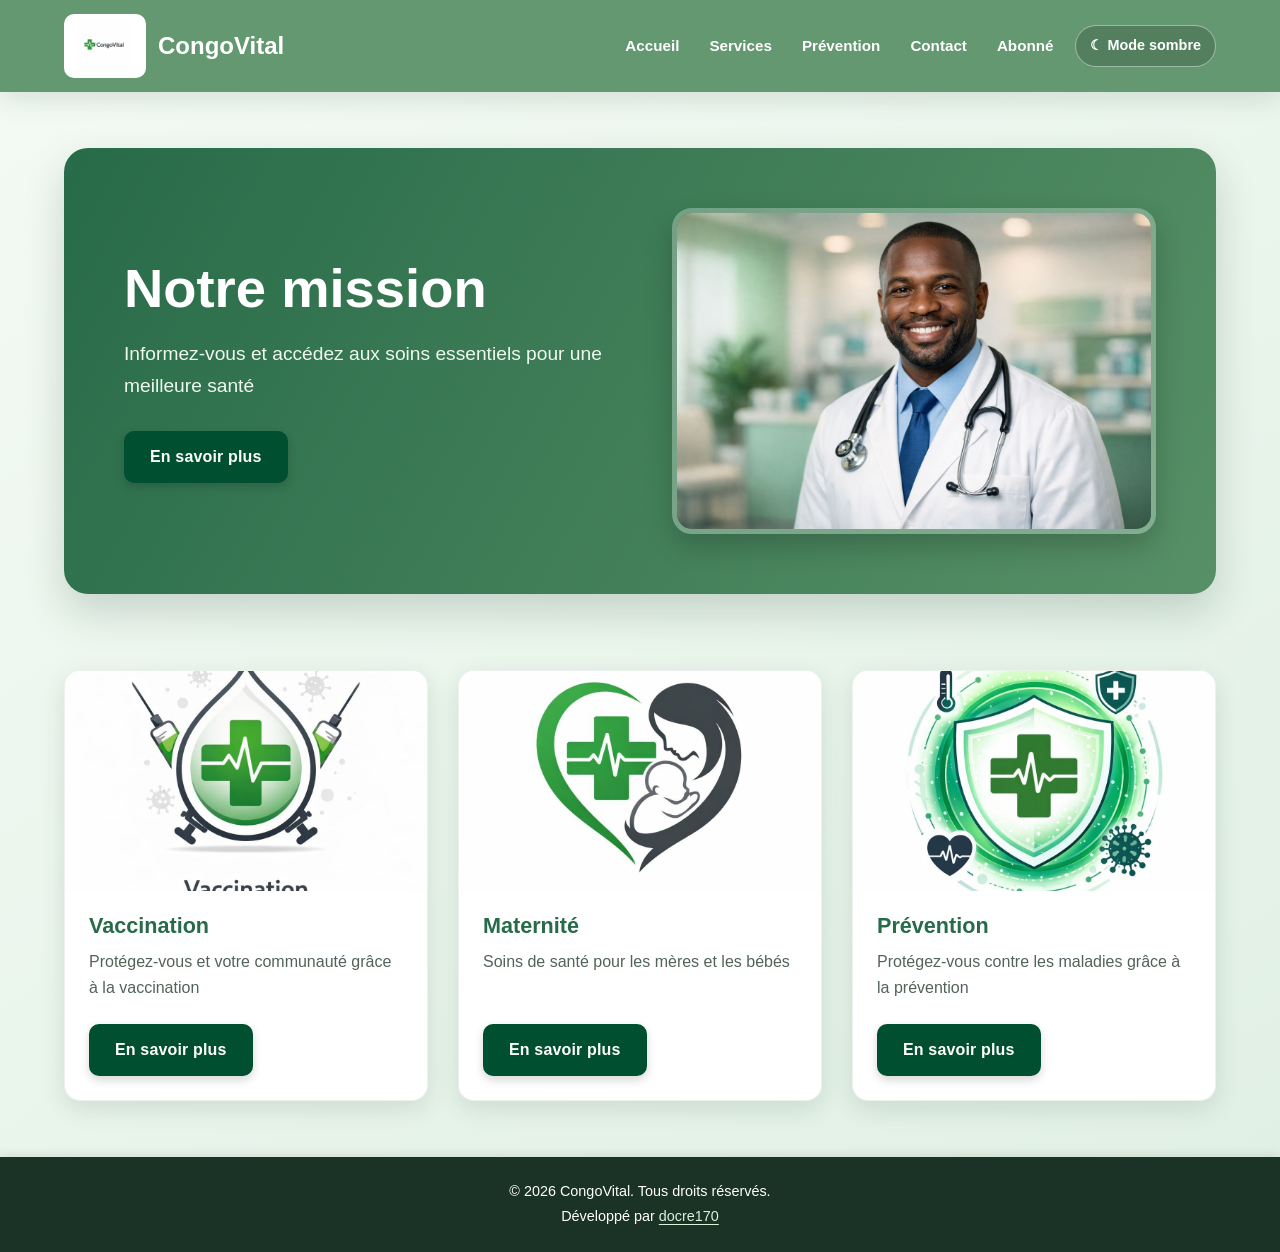
<file: index.html>
<!DOCTYPE html>
<html lang="fr">
<head>
    <meta charset="UTF-8">
    <meta name="viewport" content="width=device-width, initial-scale=1.0">
    <title>CongoVital - Santé Congo</title>
    <link href="https://cdnjs.cloudflare.com/ajax/libs/bootstrap/5.3.0/css/bootstrap.min.css" rel="stylesheet">
    <link rel="stylesheet" href="./frontend/css/common.css">
    <link rel="stylesheet" href="./frontend/css/index.css">
    <link rel="stylesheet" href="./frontend/css/site-ui.css">
</head>
<body>
    <header>
        <div class="logo">
            <img src="./photos/logo.jpg" alt="Logo CongoVital" width="100px" height="85px">
            <h1>CongoVital</h1>
        </div>
        <nav class="navi">
            <ul>
                <li><a href="./index.html">Accueil</a></li>
                <li><a href="./frontend/html/services.html">Services</a></li>
                <li><a href="./frontend/html/prevention.html">Prévention</a></li>
                <li><a href="./frontend/html/contact.html">Contact</a></li>
                <li><a href="./frontend/html/abonne.html">Abonné</a></li>
            </ul>
        </nav>
    </header>

    <main>
        <section class="hero" id="accueil">
            <div class="hero-content">
                <h2>Notre mission </h2>
                <p>Informez-vous et accédez aux soins essentiels pour une meilleure santé</p>
                <a href="#services" class="btn">En savoir plus</a>
            </div>
            <div class="hero-image">
                <img src="./photos/docteur.jpg" alt="Médecin">
            </div>
        </section>

        <section class="services" id="services" aria-label="Nos domaines de santé">
            <article class="service-card">
                <img src="./photos/vaccination.jpg" alt="Vaccination">
                <h2>Vaccination</h2>
                <p>Protégez-vous et votre communauté grâce à la vaccination</p>
                <a href="./frontend/html/vaccination.html" class="btn">En savoir plus</a>
            </article>

            <article class="service-card">
                <img src="./photos/maternite.jpg" alt="Maternité">
                <h2>Maternité</h2>
                <p>Soins de santé pour les mères et les bébés</p>
                <a href="./frontend/html/maternite.html" class="btn">En savoir plus</a>
            </article>

            <article class="service-card">
                <img src="./photos/prevention.jpg" alt="Prévention">
                <h2>Prévention</h2>
                <p>Protégez-vous contre les maladies grâce à la prévention</p>
                <a href="./frontend/html/prevention.html" class="btn">En savoir plus</a>
            </article>
        </section>
    </main>

    <footer>
        <p>&copy; 2026 CongoVital. Tous droits réservés.</p>
        <p> Développé par <a href="https://portfoliofinal-lovat.vercel.app">docre170</a></p>
    </footer>

    <script src="https://cdnjs.cloudflare.com/ajax/libs/bootstrap/5.3.0/js/bootstrap.bundle.min.js"></script>
    <script src="./frontend/js/site-ui.js"></script>
</body>
</html>
</file>
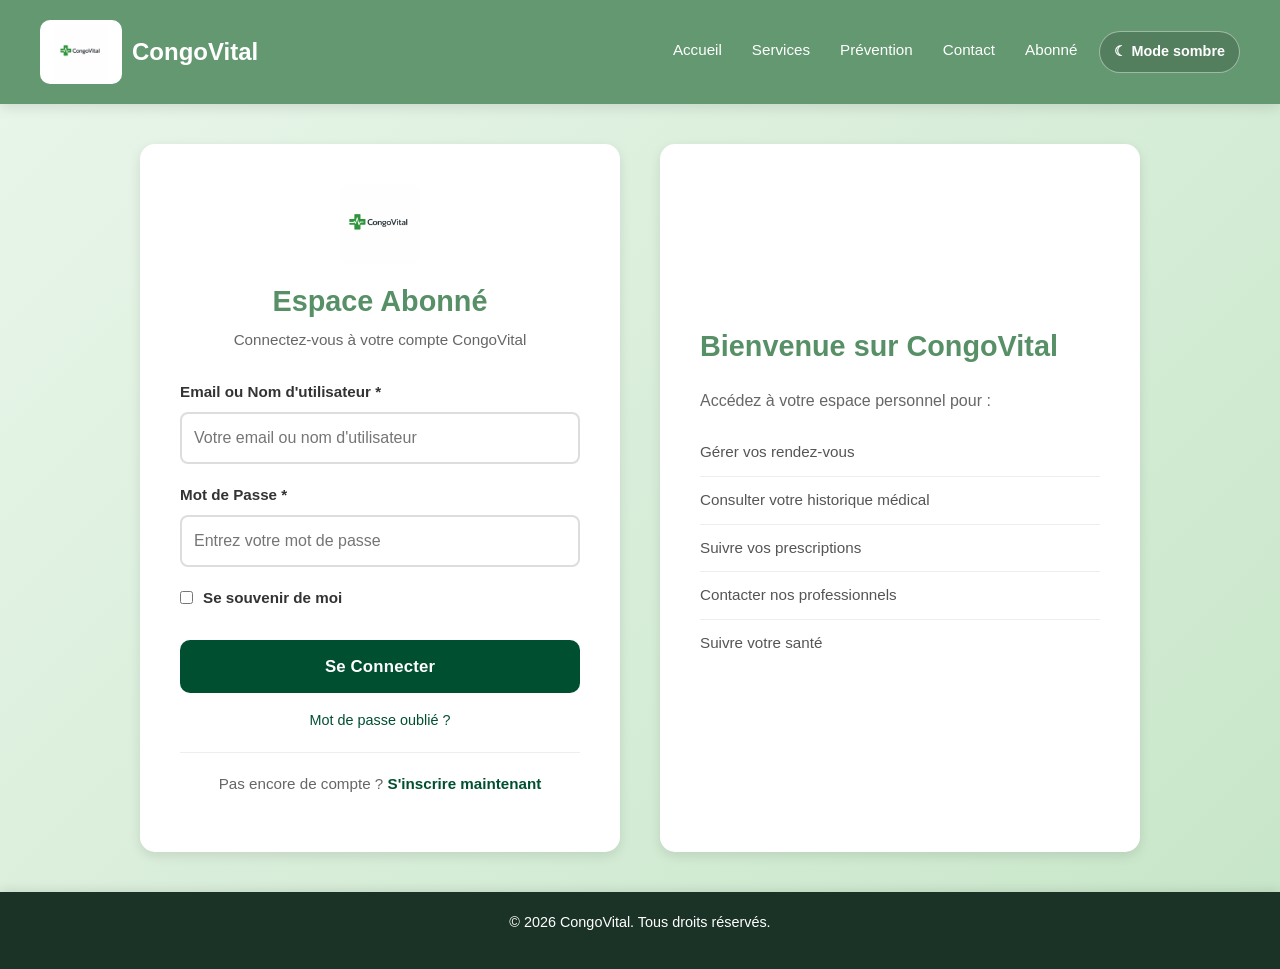
<file: frontend/html/abonne.html>
<!DOCTYPE html>
<html lang="fr">
<head>
    <meta charset="UTF-8">
    <meta name="viewport" content="width=device-width, initial-scale=1.0">
    <title>Connexion - CongoVital</title>
    <link href="https://cdnjs.cloudflare.com/ajax/libs/bootstrap/5.3.0/css/bootstrap.min.css" rel="stylesheet">
    <link rel="stylesheet" href="../css/common.css">
    <link rel="stylesheet" href="../css/auth.css">
    <link rel="stylesheet" href="../css/site-ui.css">
</head>
<body>
    <header>
        <div class="logo">
            <img src="../../photos/logo.jpg" alt="Logo CongoVital" width="100px" height="85px">
            <h1>CongoVital</h1>
        </div>
        <nav class="navi">
            <ul>
                <li><a href="../../index.html">Accueil</a></li>
                <li><a href="./services.html">Services</a></li>
                <li><a href="./prevention.html">Prévention</a></li>
                <li><a href="./contact.html">Contact</a></li>
                <li><a href="./abonne.html">Abonné</a></li>
            </ul>
        </nav>
    </header>

    <main class="auth-page login-page">
        <div class="auth-container login-container">
            <div class="auth-card login-card">
                <div class="auth-header">
                    <img src="../../photos/logo.jpg" alt="Logo CongoVital" class="auth-logo">
                    <h1>Espace Abonné</h1>
                    <p>Connectez-vous à votre compte CongoVital</p>
                </div>

                <div id="alert-container" aria-live="polite"></div>
                <form id="login-form" class="auth-form login-form" action="" method="POST">
                    <div class="form-group">
                        <label for="email">Email ou Nom d'utilisateur *</label>
                        <input type="text" id="email" name="email" placeholder="Votre email ou nom d'utilisateur" required>
                    </div>

                    <div class="form-group">
                        <label for="password">Mot de Passe *</label>
                        <input type="password" id="password" name="password" placeholder="Entrez votre mot de passe" required>
                    </div>

                    <div class="form-group checkbox">
                        <input type="checkbox" id="remember" name="remember">
                        <label for="remember">Se souvenir de moi</label>
                    </div>

                    <button type="submit" class="btn btn-submit">Se Connecter</button>
                </form>

                <div class="auth-links">
                    <a href="#" class="forgot-password">Mot de passe oublié ?</a>
                </div>

                <div class="auth-footer">
                    <p>Pas encore de compte ? <a href="./inscription.html">S'inscrire maintenant</a></p>
                </div>
            </div>

            <div class="login-info">
                <h2>Bienvenue sur CongoVital</h2>
                <p>Accédez à votre espace personnel pour :</p>
                <ul class="login-features">
                    <li> Gérer vos rendez-vous</li>
                    <li>Consulter votre historique médical</li>
                    <li> Suivre vos prescriptions</li>
                    <li> Contacter nos professionnels</li>
                    <li> Suivre votre santé</li>
                </ul>
            </div>
        </div>
    </main>

    <footer>
        <p>&copy; 2026 CongoVital. Tous droits réservés.</p>
    </footer>

    <script src="https://cdnjs.cloudflare.com/ajax/libs/bootstrap/5.3.0/js/bootstrap.bundle.min.js"></script>
    <script src="../js/auth.js"></script>
    <script src="../js/site-ui.js"></script>
</body>
</html>
</file>
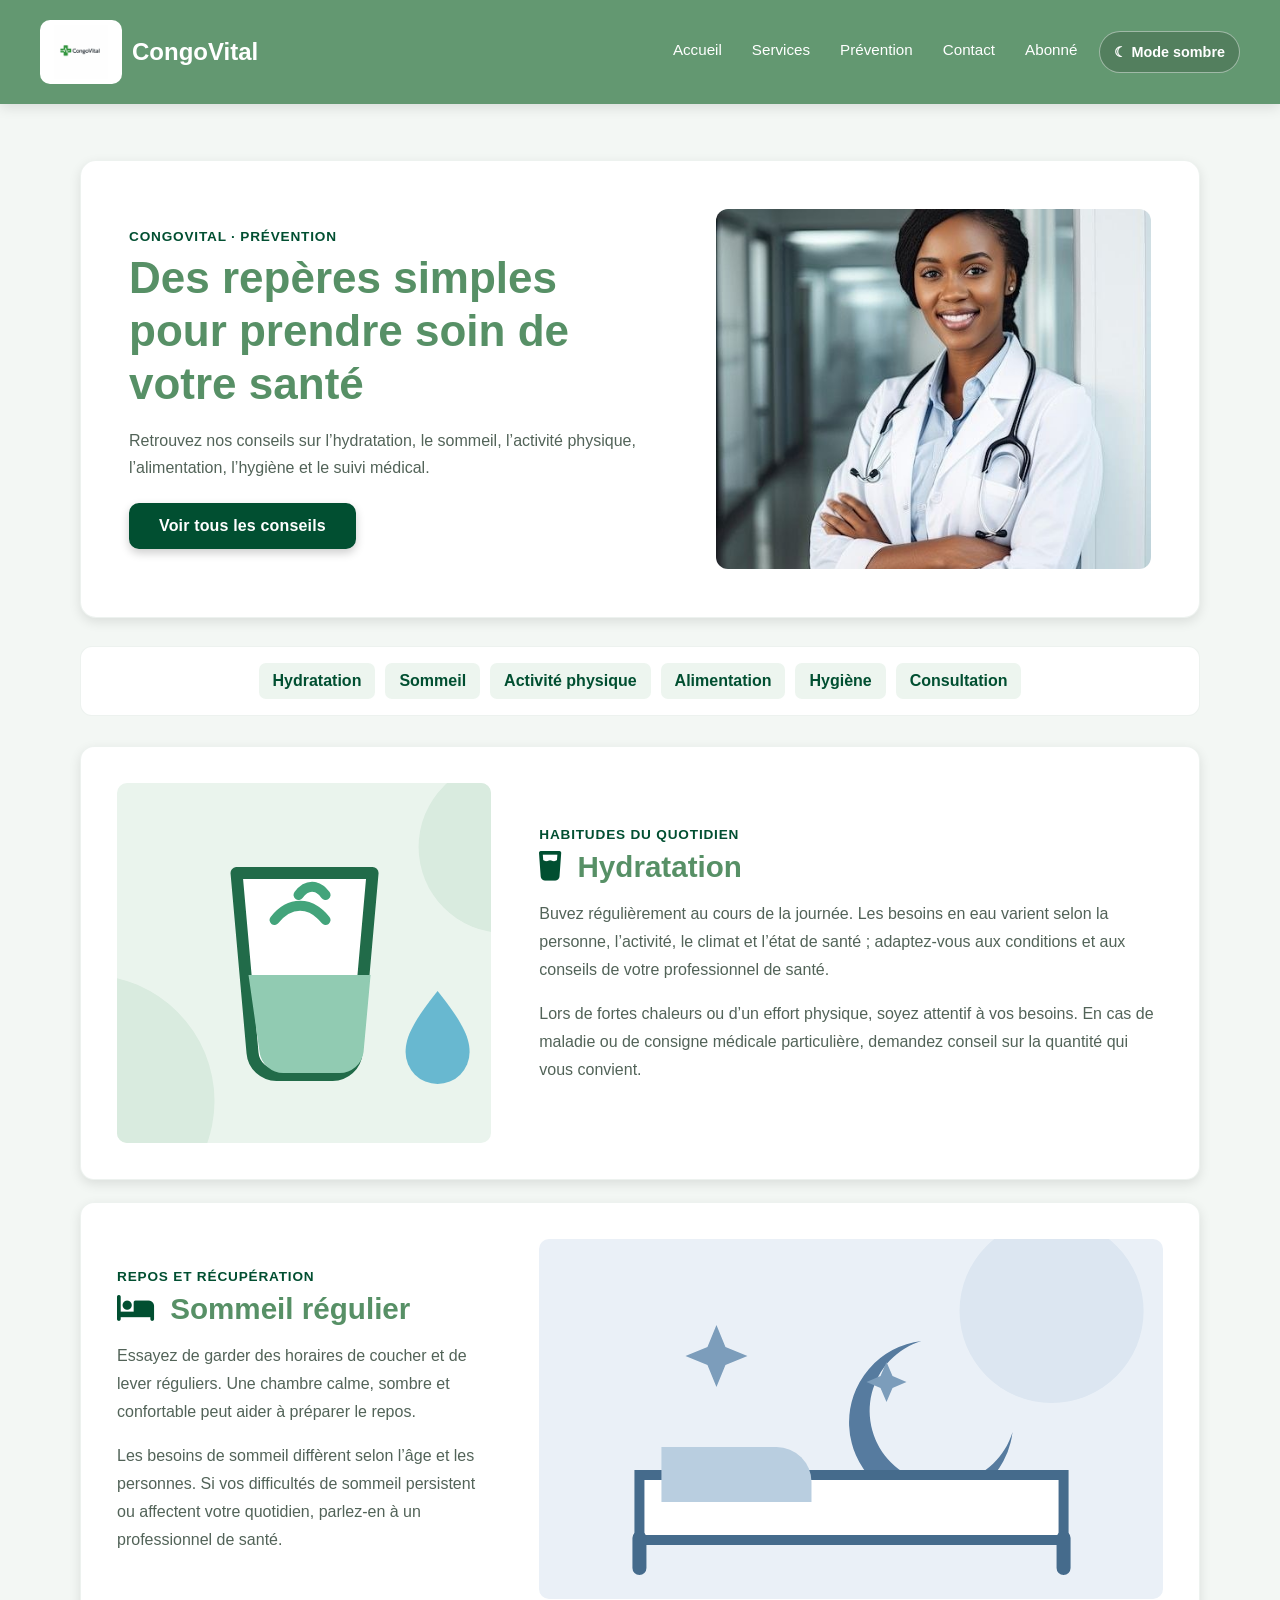
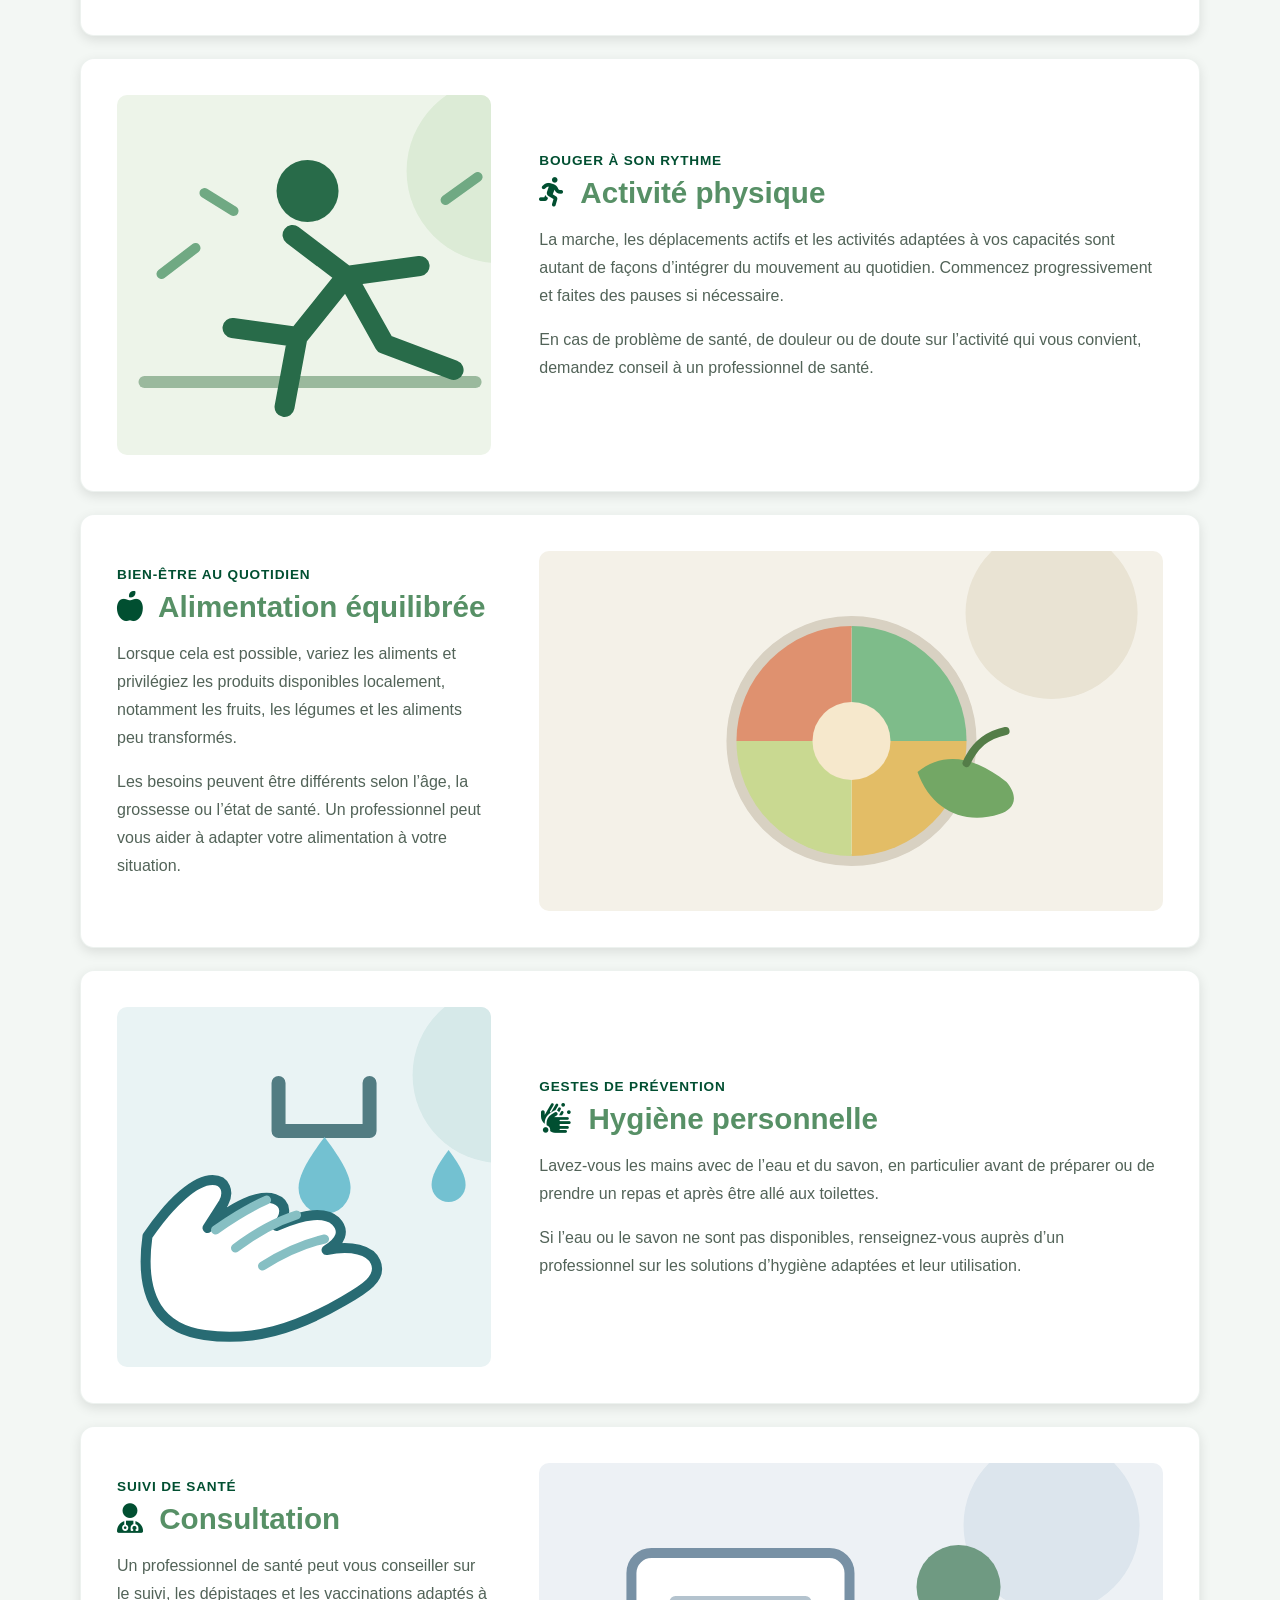
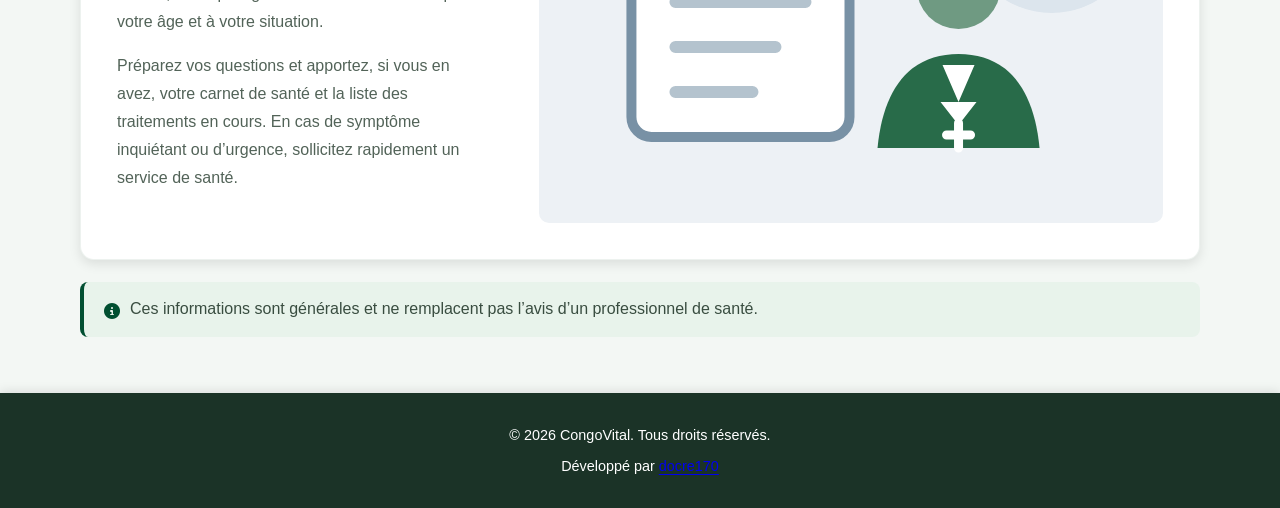
<file: frontend/html/conseils.html>
<!DOCTYPE html>
<html lang="fr">

<head>
    <meta charset="UTF-8">
    <meta name="viewport" content="width=device-width, initial-scale=1.0">
    <meta name="description" content="Conseils pratiques de CongoVital sur l’hydratation, le sommeil, l’activité physique, l’alimentation, l’hygiène et le suivi médical.">
    <title>Conseils santé - CongoVital</title>
    <link rel="stylesheet" href="https://cdnjs.cloudflare.com/ajax/libs/font-awesome/6.7.2/css/all.min.css">
    <link rel="stylesheet" href="../css/common.css">
    <link rel="stylesheet" href="../css/prevention.css">
    <link rel="stylesheet" href="../css/site-ui.css">
</head>

<body>
    <header>
        <div class="logo">
            <img src="../../photos/logo.jpg" alt="Logo CongoVital" width="100" height="85">
            <h1>CongoVital</h1>
        </div>
        <nav class="navi" aria-label="Navigation principale">
            <ul>
                <li><a href="../../index.html">Accueil</a></li>
                <li><a href="./services.html">Services</a></li>
                <li><a href="./prevention.html" aria-current="page">Prévention</a></li>
                <li><a href="./contact.html">Contact</a></li>
                <li><a href="./abonne.html">Abonné</a></li>
            </ul>
        </nav>
    </header>

    <main class="conseil-page">
        <section class="conseil-hero">
            <div>
                <p class="conseil-eyebrow">CongoVital · Prévention</p>
                <h2>Des repères simples pour prendre soin de votre santé</h2>
                <p>Retrouvez nos conseils sur l’hydratation, le sommeil, l’activité physique, l’alimentation,
                    l’hygiène et le suivi médical.</p>
                <a class="btn" href="./prevention.html#prevention-tips">Voir tous les conseils</a>
            </div>
            <img src="../../photos/infirmiere.jpg" alt="Professionnelle de santé, ressource d’information et de prévention"
                width="501" height="626" fetchpriority="high">
        </section>

        <nav class="conseil-navigation" aria-label="Thèmes de conseil">
            <a href="#hydratation">Hydratation</a>
            <a href="#sommeil">Sommeil</a>
            <a href="#activite">Activité physique</a>
            <a href="#alimentation">Alimentation</a>
            <a href="#hygiene">Hygiène</a>
            <a href="#consultation">Consultation</a>
        </nav>

        <div class="conseil-articles">
            <article class="conseil-article" id="hydratation">
                <img src="../images/conseils/hydratation.svg" alt="" width="640" height="360" loading="lazy" decoding="async">
                <div>
                    <p class="conseil-eyebrow">Habitudes du quotidien</p>
                    <h2><i class="fa-solid fa-glass-water" aria-hidden="true"></i> Hydratation</h2>
                    <p>Buvez régulièrement au cours de la journée. Les besoins en eau varient selon la personne,
                        l’activité, le climat et l’état de santé ; adaptez-vous aux conditions et aux conseils de
                        votre professionnel de santé.</p>
                    <p>Lors de fortes chaleurs ou d’un effort physique, soyez attentif à vos besoins. En cas de
                        maladie ou de consigne médicale particulière, demandez conseil sur la quantité qui vous
                        convient.</p>
                </div>
            </article>

            <article class="conseil-article" id="sommeil">
                <img src="../images/conseils/sommeil.svg" alt="" width="640" height="360" loading="lazy" decoding="async">
                <div>
                    <p class="conseil-eyebrow">Repos et récupération</p>
                    <h2><i class="fa-solid fa-bed" aria-hidden="true"></i> Sommeil régulier</h2>
                    <p>Essayez de garder des horaires de coucher et de lever réguliers. Une chambre calme, sombre
                        et confortable peut aider à préparer le repos.</p>
                    <p>Les besoins de sommeil diffèrent selon l’âge et les personnes. Si vos difficultés de sommeil
                        persistent ou affectent votre quotidien, parlez-en à un professionnel de santé.</p>
                </div>
            </article>

            <article class="conseil-article" id="activite">
                <img src="../images/conseils/activite.svg" alt="" width="640" height="360" loading="lazy" decoding="async">
                <div>
                    <p class="conseil-eyebrow">Bouger à son rythme</p>
                    <h2><i class="fa-solid fa-person-running" aria-hidden="true"></i> Activité physique</h2>
                    <p>La marche, les déplacements actifs et les activités adaptées à vos capacités sont autant
                        de façons d’intégrer du mouvement au quotidien. Commencez progressivement et faites des
                        pauses si nécessaire.</p>
                    <p>En cas de problème de santé, de douleur ou de doute sur l’activité qui vous convient,
                        demandez conseil à un professionnel de santé.</p>
                </div>
            </article>

            <article class="conseil-article" id="alimentation">
                <img src="../images/conseils/alimentation.svg" alt="" width="640" height="360" loading="lazy" decoding="async">
                <div>
                    <p class="conseil-eyebrow">Bien-être au quotidien</p>
                    <h2><i class="fa-solid fa-apple-whole" aria-hidden="true"></i> Alimentation équilibrée</h2>
                    <p>Lorsque cela est possible, variez les aliments et privilégiez les produits disponibles
                        localement, notamment les fruits, les légumes et les aliments peu transformés.</p>
                    <p>Les besoins peuvent être différents selon l’âge, la grossesse ou l’état de santé. Un
                        professionnel peut vous aider à adapter votre alimentation à votre situation.</p>
                </div>
            </article>

            <article class="conseil-article" id="hygiene">
                <img src="../images/conseils/hygiene.svg" alt="" width="640" height="360" loading="lazy" decoding="async">
                <div>
                    <p class="conseil-eyebrow">Gestes de prévention</p>
                    <h2><i class="fa-solid fa-hands-bubbles" aria-hidden="true"></i> Hygiène personnelle</h2>
                    <p>Lavez-vous les mains avec de l’eau et du savon, en particulier avant de préparer ou de
                        prendre un repas et après être allé aux toilettes.</p>
                    <p>Si l’eau ou le savon ne sont pas disponibles, renseignez-vous auprès d’un professionnel
                        sur les solutions d’hygiène adaptées et leur utilisation.</p>
                </div>
            </article>

            <article class="conseil-article" id="consultation">
                <img src="../images/conseils/consultation.svg" alt="" width="640" height="360" loading="lazy" decoding="async">
                <div>
                    <p class="conseil-eyebrow">Suivi de santé</p>
                    <h2><i class="fa-solid fa-user-doctor" aria-hidden="true"></i> Consultation</h2>
                    <p>Un professionnel de santé peut vous conseiller sur le suivi, les dépistages et les
                        vaccinations adaptés à votre âge et à votre situation.</p>
                    <p>Préparez vos questions et apportez, si vous en avez, votre carnet de santé et la liste des
                        traitements en cours. En cas de symptôme inquiétant ou d’urgence, sollicitez rapidement
                        un service de santé.</p>
                </div>
            </article>
        </div>

        <aside class="conseil-notice">
            <i class="fa-solid fa-circle-info" aria-hidden="true"></i>
            Ces informations sont générales et ne remplacent pas l’avis d’un professionnel de santé.
        </aside>
    </main>

    <footer>
        <p>&copy; 2026 CongoVital. Tous droits réservés.</p>
        <p>Développé par <a href="https://portfoliofinal-lovat.vercel.app">docre170</a></p>
    </footer>
    <script src="../js/site-ui.js"></script>
</body>

</html>
</file>
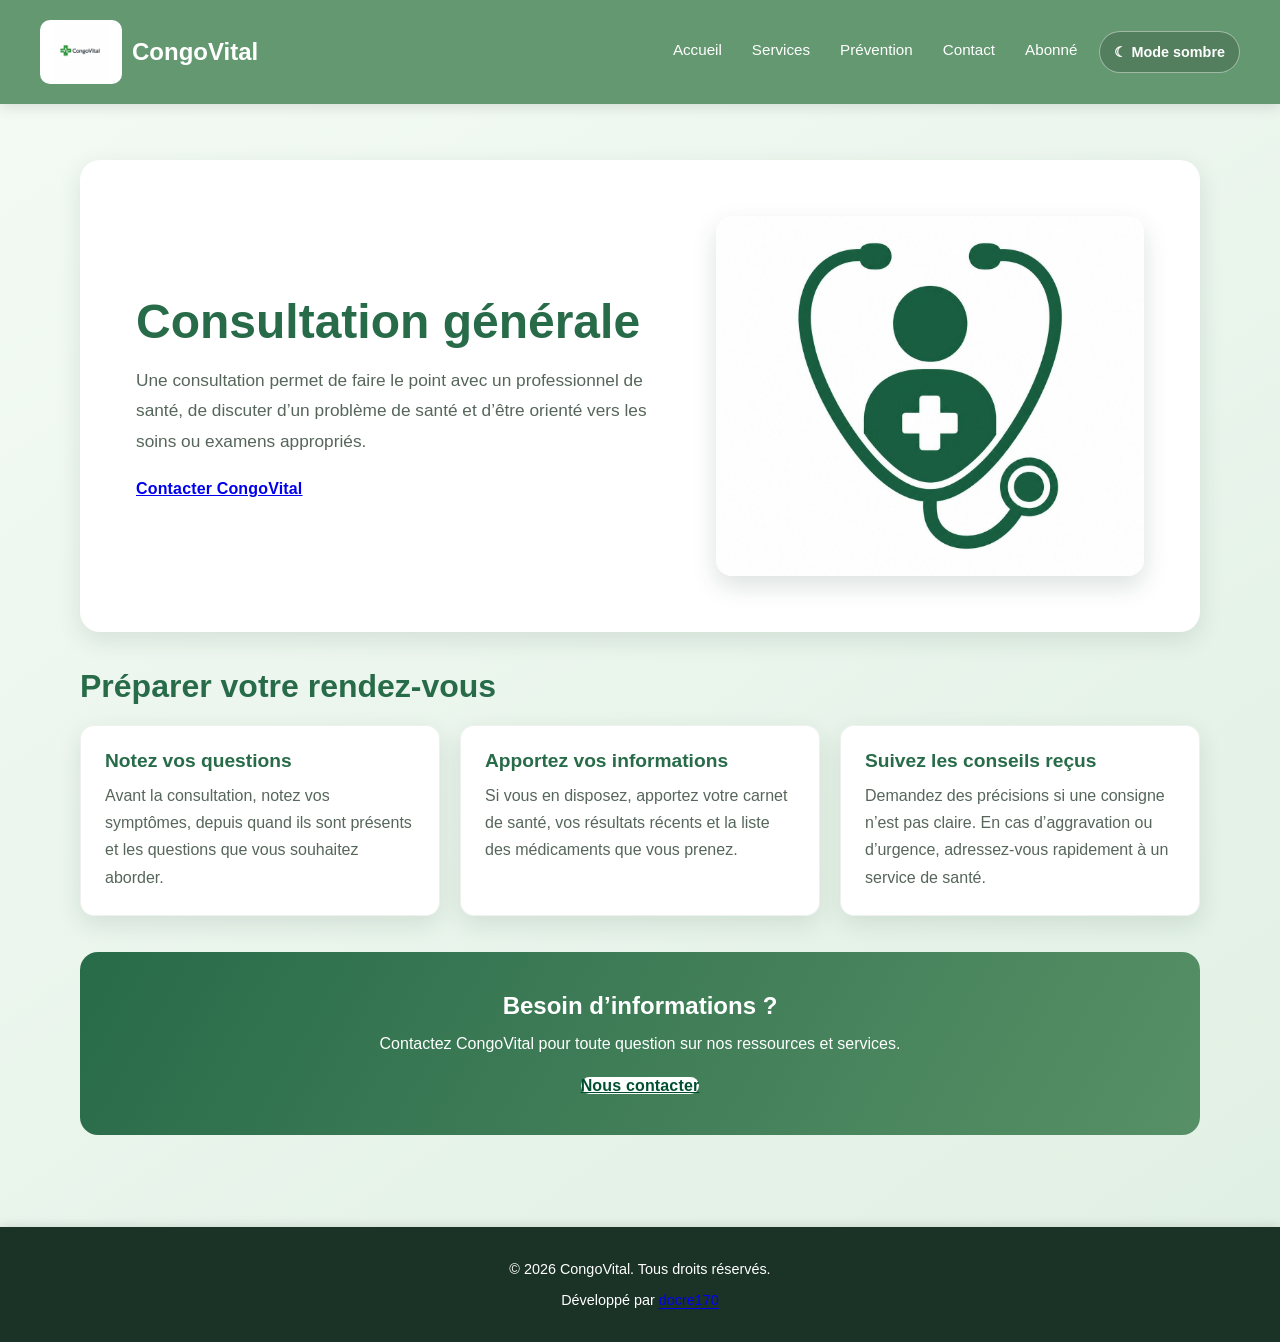
<file: frontend/html/consultation.html>
<!DOCTYPE html>
<html lang="fr">

<head>
    <meta charset="UTF-8">
    <meta name="viewport" content="width=device-width, initial-scale=1.0">
    <title>Consultation générale - CongoVital</title>
    <link rel="stylesheet" href="../css/common.css">
    <link rel="stylesheet" href="../css/topic.css">
    <link rel="stylesheet" href="../css/site-ui.css">
</head>

<body>
    <header>
        <div class="logo">
            <img src="../../photos/logo.jpg" alt="Logo CongoVital" width="100" height="85">
            <h1>CongoVital</h1>
        </div>
        <nav class="navi" aria-label="Navigation principale">
            <ul>
                <li><a href="../../index.html">Accueil</a></li>
                <li><a href="./services.html" aria-current="page">Services</a></li>
                <li><a href="./prevention.html">Prévention</a></li>
                <li><a href="./contact.html">Contact</a></li>
                <li><a href="./abonne.html">Abonné</a></li>
            </ul>
        </nav>
    </header>

    <main class="topic-page">
        <section class="topic-hero">
            <div>
                <h2>Consultation générale</h2>
                <p>Une consultation permet de faire le point avec un professionnel de santé, de discuter d’un
                    problème de santé et d’être orienté vers les soins ou examens appropriés.</p>
                <a class="btn" href="./contact.html">Contacter CongoVital</a>
            </div>
            <img src="../../photos/consultation.jpg" alt="Consultation médicale en cabinet">
        </section>

        <section class="topic-section" aria-labelledby="consultation-preparer">
            <h2 id="consultation-preparer">Préparer votre rendez-vous</h2>
            <div class="topic-grid">
                <article class="topic-card">
                    <h3>Notez vos questions</h3>
                    <p>Avant la consultation, notez vos symptômes, depuis quand ils sont présents et les questions
                        que vous souhaitez aborder.</p>
                </article>
                <article class="topic-card">
                    <h3>Apportez vos informations</h3>
                    <p>Si vous en disposez, apportez votre carnet de santé, vos résultats récents et la liste des
                        médicaments que vous prenez.</p>
                </article>
                <article class="topic-card">
                    <h3>Suivez les conseils reçus</h3>
                    <p>Demandez des précisions si une consigne n’est pas claire. En cas d’aggravation ou d’urgence,
                        adressez-vous rapidement à un service de santé.</p>
                </article>
            </div>
        </section>

        <section class="topic-cta">
            <h2>Besoin d’informations ?</h2>
            <p>Contactez CongoVital pour toute question sur nos ressources et services.</p>
            <a class="btn" href="./contact.html">Nous contacter</a>
        </section>
    </main>

    <footer>
        <p>&copy; 2026 CongoVital. Tous droits réservés.</p>
        <p>Développé par <a href="https://portfoliofinal-lovat.vercel.app">docre170</a></p>
    </footer>
    <script src="../js/site-ui.js"></script>
</body>

</html>
</file>
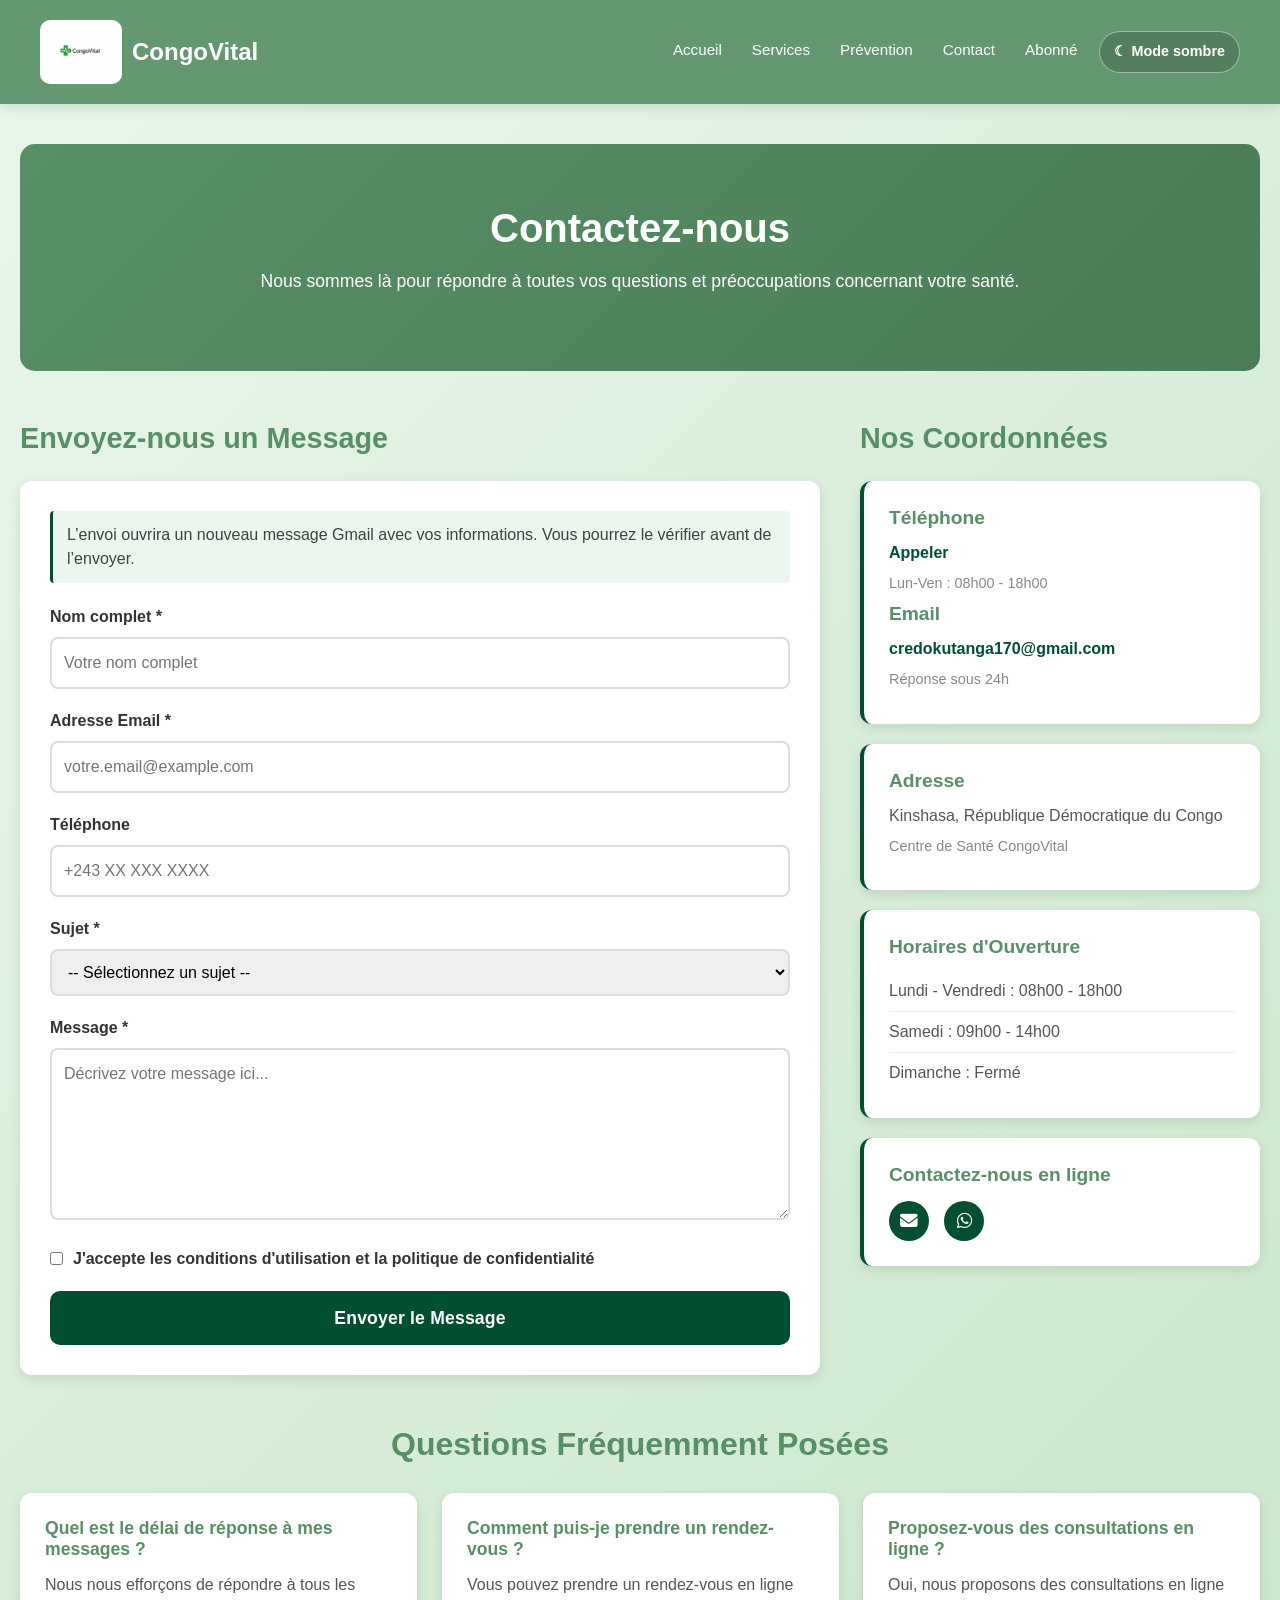
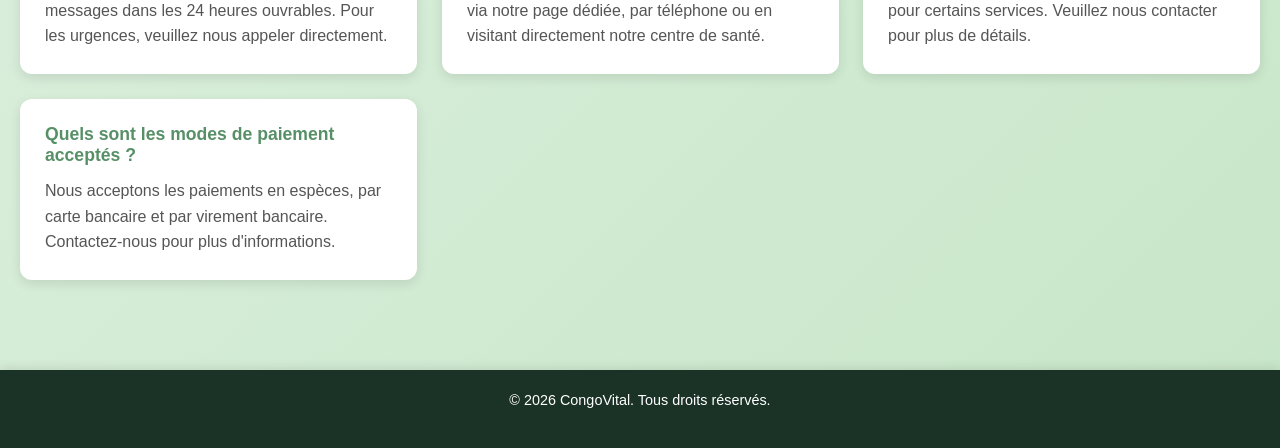
<file: frontend/html/contact.html>
<!DOCTYPE html>
<html lang="fr">
<head>
    <meta charset="UTF-8">
    <meta name="viewport" content="width=device-width, initial-scale=1.0">
    <title>Contact - CongoVital</title>
    <link href="https://cdnjs.cloudflare.com/ajax/libs/bootstrap/5.3.0/css/bootstrap.min.css" rel="stylesheet">
    <link rel="stylesheet" href="https://cdnjs.cloudflare.com/ajax/libs/font-awesome/6.7.2/css/all.min.css">
    <link rel="stylesheet" href="../css/common.css">
    <link rel="stylesheet" href="../css/contact.css">
    <link rel="stylesheet" href="../css/site-ui.css">
</head>
<body>
    <header>
        <div class="logo">
            <img src="../../photos/logo.jpg" alt="Logo CongoVital" width="100px" height="85px">
            <h1>CongoVital</h1>
        </div>
        <nav class="navi">
            <ul>
                <li><a href="../../index.html">Accueil</a></li>
                <li><a href="./services.html">Services</a></li>
                <li><a href="./prevention.html">Prévention</a></li>
                <li><a href="./contact.html" aria-current="page">Contact</a></li>
                <li><a href="./abonne.html">Abonné</a></li>
            </ul>
        </nav>
    </header>

    <main class="contact-page">
        <!-- Section Hero -->
        <section class="contact-hero">
            <h1>Contactez-nous</h1>
            <p>Nous sommes là pour répondre à toutes vos questions et préoccupations concernant votre santé.</p>
        </section>

        <!-- Section Contenu Principal -->
        <section class="contact-content">
            <!-- Formulaire de Contact -->
            <div class="contact-form-section">
                <h2>Envoyez-nous un Message</h2>
                <form class="contact-form" action="mailto:credokutanga170@gmail.com" method="post"
                    enctype="text/plain" data-recipient="credokutanga170@gmail.com">
                    <p class="contact-form-note">L’envoi ouvrira un nouveau message Gmail avec vos informations.
                        Vous pourrez le vérifier avant de l’envoyer.</p>
                    <div class="form-group">
                        <label for="name">Nom complet *</label>
                        <input type="text" id="name" name="name" placeholder="Votre nom complet" required>
                    </div>

                    <div class="form-group">
                        <label for="email">Adresse Email *</label>
                        <input type="email" id="email" name="email" placeholder="votre.email@example.com" required>
                    </div>

                    <div class="form-group">
                        <label for="phone">Téléphone</label>
                        <input type="tel" id="phone" name="phone" placeholder="+243 XX XXX XXXX">
                    </div>

                    <div class="form-group">
                        <label for="subject">Sujet *</label>
                        <select id="subject" name="subject" required>
                            <option value="">-- Sélectionnez un sujet --</option>
                            <option value="appointment">Prendre un rendez-vous</option>
                            <option value="medical-advice">Conseil médical</option>
                            <option value="complaint">Réclamation</option>
                            <option value="suggestion">Suggestion</option>
                            <option value="other">Autre</option>
                        </select>
                    </div>

                    <div class="form-group">
                        <label for="message">Message *</label>
                        <textarea id="message" name="message" placeholder="Décrivez votre message ici..." rows="6" required></textarea>
                    </div>

                    <div class="form-group checkbox">
                        <input type="checkbox" id="privacy" name="privacy" required>
                        <label for="privacy">J'accepte les conditions d'utilisation et la politique de confidentialité</label>
                    </div>

                    <button type="submit" class="btn btn-submit">Envoyer le Message</button>
                </form>
            </div>

            <!-- Informations de Contact -->
            <div class="contact-info-section">
                <h2>Nos Coordonnées</h2>
                
                <div class="info-card">
                    <h3>Téléphone</h3>
                    <p><a href="tel:+243831996048">Appeler</a></p>
                    <p class="small">Lun-Ven : 08h00 - 18h00</p>
                
                    <h3>Email</h3>
                    <p><a href="mailto:credokutanga170@gmail.com">credokutanga170@gmail.com</a></p>
                    <p class="small">Réponse sous 24h</p>
                </div>

                <div class="info-card">
                    <h3> Adresse</h3>
                    <p>Kinshasa, République Démocratique du Congo</p>
                    <p class="small">Centre de Santé CongoVital</p>
                </div>

                <div class="info-card">
                    <h3> Horaires d'Ouverture</h3>
                    <ul class="hours-list">
                        <li>Lundi - Vendredi : 08h00 - 18h00</li>
                        <li>Samedi : 09h00 - 14h00</li>
                        <li>Dimanche : Fermé</li>
                    </ul>
                </div>

                <div class="info-card social">
                    <h3>Contactez-nous en ligne</h3>
                    <div class="social-links">
                        <a href="https://mail.google.com/mail/?view=cm&amp;fs=1&amp;to=credokutanga170%40gmail.com"
                            target="_blank" rel="noopener noreferrer" aria-label="Écrire à CongoVital avec Gmail"
                            title="Gmail">
                            <i class="fa-solid fa-envelope" aria-hidden="true"></i>
                        </a>
                        <a href="https://wa.me/243831996048?text=Bonjour%20CongoVital%2C%20je%20vous%20contacte."
                            target="_blank" rel="noopener noreferrer" aria-label="Contacter CongoVital sur WhatsApp"
                            title="WhatsApp">
                            <i class="fa-brands fa-whatsapp" aria-hidden="true"></i>
                        </a>
                    </div>
                </div>
            </div>
        </section>

        <!-- Section FAQ -->
        <section class="faq-section">
            <h2>Questions Fréquemment Posées</h2>
            <div class="faq-container">
                <div class="faq-item">
                    <h3>Quel est le délai de réponse à mes messages ?</h3>
                    <p>Nous nous efforçons de répondre à tous les messages dans les 24 heures ouvrables. Pour les urgences, veuillez nous appeler directement.</p>
                </div>

                <div class="faq-item">
                    <h3>Comment puis-je prendre un rendez-vous ?</h3>
                    <p>Vous pouvez prendre un rendez-vous en ligne via notre page dédiée, par téléphone ou en visitant directement notre centre de santé.</p>
                </div>

                <div class="faq-item">
                    <h3>Proposez-vous des consultations en ligne ?</h3>
                    <p>Oui, nous proposons des consultations en ligne pour certains services. Veuillez nous contacter pour plus de détails.</p>
                </div>

                <div class="faq-item">
                    <h3>Quels sont les modes de paiement acceptés ?</h3>
                    <p>Nous acceptons les paiements en espèces, par carte bancaire et par virement bancaire. Contactez-nous pour plus d'informations.</p>
                </div>
            </div>
        </section>

    </main>

    <footer>
        <p>&copy; 2026 CongoVital. Tous droits réservés.</p>
        
    </footer>

    <script src="https://cdnjs.cloudflare.com/ajax/libs/bootstrap/5.3.0/js/bootstrap.bundle.min.js"></script>
    <script src="../js/contact.js" defer></script>
    <script src="../js/site-ui.js"></script>
</body>
</html>
</file>
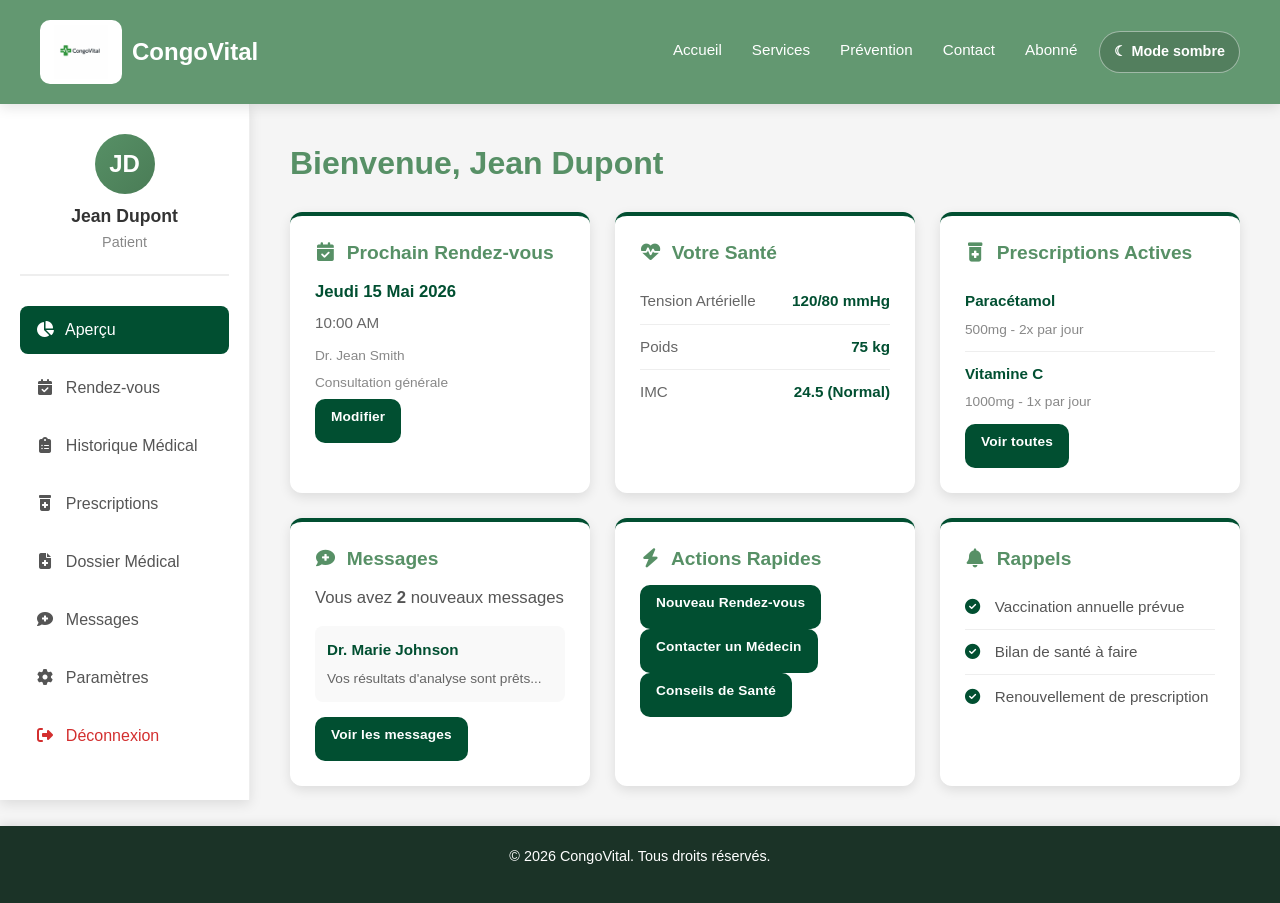
<file: frontend/html/dashboard.html>
<!DOCTYPE html>
<html lang="fr">
<head>
    <meta charset="UTF-8">
    <meta name="viewport" content="width=device-width, initial-scale=1.0">
    <title>Tableau de Bord - CongoVital</title>
    <link href="https://cdnjs.cloudflare.com/ajax/libs/bootstrap/5.3.0/css/bootstrap.min.css" rel="stylesheet">
    <link rel="stylesheet" href="https://cdnjs.cloudflare.com/ajax/libs/font-awesome/6.7.2/css/all.min.css">
    <link rel="stylesheet" href="../css/common.css">
    <link rel="stylesheet" href="../css/dashboard.css">
    <link rel="stylesheet" href="../css/site-ui.css">
</head>
<body>
    <header>
        <div class="logo">
            <img src="../../photos/logo.jpg" alt="Logo CongoVital" width="100px" height="85px">
            <h1>CongoVital</h1>
        </div>
        <nav class="navi">
            <ul>
                <li><a href="../../index.html">Accueil</a></li>
                <li><a href="./services.html">Services</a></li>
                <li><a href="./prevention.html">Prévention</a></li>
                <li><a href="./contact.html">Contact</a></li>
                <li><a href="./abonne.html">Abonné</a></li>
            </ul>
        </nav>
    </header>

    <main class="dashboard-page">
        <!-- Sidebar de Navigation -->
        <aside class="dashboard-sidebar">
            <div class="user-profile">
                <div class="user-avatar">JD</div>
                <h3>Jean Dupont</h3>
                <p>Patient</p>
            </div>

            <nav class="sidebar-nav">
                <ul>
                    <li><a href="#" class="nav-link active" data-section="overview"><i class="fa-solid fa-chart-pie" aria-hidden="true"></i> Aperçu</a></li>
                    <li><a href="#" class="nav-link" data-section="appointments"><i class="fa-solid fa-calendar-check" aria-hidden="true"></i> Rendez-vous</a></li>
                    <li><a href="#" class="nav-link" data-section="medical-history"><i class="fa-solid fa-clipboard-list" aria-hidden="true"></i> Historique Médical</a></li>
                    <li><a href="#" class="nav-link" data-section="prescriptions"><i class="fa-solid fa-prescription-bottle-medical" aria-hidden="true"></i> Prescriptions</a></li>
                    <li><a href="#" class="nav-link" data-section="health-records"><i class="fa-solid fa-file-medical" aria-hidden="true"></i> Dossier Médical</a></li>
                    <li><a href="#" class="nav-link" data-section="messages"><i class="fa-solid fa-comment-medical" aria-hidden="true"></i> Messages</a></li>
                    <li><a href="#" class="nav-link" data-section="settings"><i class="fa-solid fa-gear" aria-hidden="true"></i> Paramètres</a></li>
                    <li><a href="#" class="nav-link logout"><i class="fa-solid fa-right-from-bracket" aria-hidden="true"></i> Déconnexion</a></li>
                </ul>
            </nav>
        </aside>

        <!-- Contenu Principal -->
        <div class="dashboard-content">
            <!-- Section Aperçu -->
            <section id="overview" class="dashboard-section active">
                <h1>Bienvenue, Jean Dupont</h1>
                
                <div class="dashboard-grid">
                    <!-- Carte Rendez-vous Prochain -->
                    <div class="dashboard-card appointment-card">
                        <h3><i class="fa-solid fa-calendar-check" aria-hidden="true"></i> Prochain Rendez-vous</h3>
                        <div class="card-content">
                            <p class="appointment-date">Jeudi 15 Mai 2026</p>
                            <p class="appointment-time">10:00 AM</p>
                            <p class="appointment-doctor">Dr. Jean Smith</p>
                            <p class="appointment-service">Consultation générale</p>
                            <a href="#" class="btn btn-small">Modifier</a>
                        </div>
                    </div>

                    <!-- Carte Santé -->
                    <div class="dashboard-card health-card">
                        <h3><i class="fa-solid fa-heart-pulse" aria-hidden="true"></i> Votre Santé</h3>
                        <div class="card-content">
                            <div class="health-metric">
                                <span>Tension Artérielle</span>
                                <strong>120/80 mmHg</strong>
                            </div>
                            <div class="health-metric">
                                <span>Poids</span>
                                <strong>75 kg</strong>
                            </div>
                            <div class="health-metric">
                                <span>IMC</span>
                                <strong>24.5 (Normal)</strong>
                            </div>
                        </div>
                    </div>

                    <!-- Carte Prescriptions -->
                    <div class="dashboard-card prescriptions-card">
                        <h3><i class="fa-solid fa-prescription-bottle-medical" aria-hidden="true"></i> Prescriptions Actives</h3>
                        <div class="card-content">
                            <ul class="prescriptions-list">
                                <li>
                                    <strong>Paracétamol</strong>
                                    <span>500mg - 2x par jour</span>
                                </li>
                                <li>
                                    <strong>Vitamine C</strong>
                                    <span>1000mg - 1x par jour</span>
                                </li>
                            </ul>
                            <a href="#" class="btn btn-small">Voir toutes</a>
                        </div>
                    </div>

                    <!-- Carte Messages -->
                    <div class="dashboard-card messages-card">
                        <h3><i class="fa-solid fa-comment-medical" aria-hidden="true"></i> Messages</h3>
                        <div class="card-content">
                            <p class="message-count">Vous avez <strong>2</strong> nouveaux messages</p>
                            <div class="recent-message">
                                <p class="sender">Dr. Marie Johnson</p>
                                <p class="preview">Vos résultats d'analyse sont prêts...</p>
                            </div>
                            <a href="#" class="btn btn-small">Voir les messages</a>
                        </div>
                    </div>

                    <!-- Carte Actions Rapides -->
                    <div class="dashboard-card actions-card">
                        <h3><i class="fa-solid fa-bolt" aria-hidden="true"></i> Actions Rapides</h3>
                        <div class="card-content">
                            <a href="./appointment.html" class="btn btn-small">Nouveau Rendez-vous</a>
                            <a href="./contact.html" class="btn btn-small">Contacter un Médecin</a>
                            <a href="./prevention.html" class="btn btn-small">Conseils de Santé</a>
                        </div>
                    </div>

                    <!-- Carte Rappels -->
                    <div class="dashboard-card reminders-card">
                        <h3><i class="fa-solid fa-bell" aria-hidden="true"></i> Rappels</h3>
                        <div class="card-content">
                            <ul class="reminders-list">
                                <li><i class="fa-solid fa-circle-check" aria-hidden="true"></i> Vaccination annuelle prévue</li>
                                <li><i class="fa-solid fa-circle-check" aria-hidden="true"></i> Bilan de santé à faire</li>
                                <li><i class="fa-solid fa-circle-check" aria-hidden="true"></i> Renouvellement de prescription</li>
                            </ul>
                        </div>
                    </div>
                </div>
            </section>

            <!-- Section Rendez-vous -->
            <section id="appointments" class="dashboard-section">
                <h2>Vos Rendez-vous</h2>
                
                <div class="appointments-container">
                    <div class="appointments-tabs">
                        <button class="tab-btn active" data-tab="upcoming">À Venir</button>
                        <button class="tab-btn" data-tab="past">Passés</button>
                        <button class="tab-btn" data-tab="cancelled">Annulés</button>
                    </div>

                    <div class="appointments-list">
                        <div class="appointment-item">
                            <div class="appointment-info">
                                <h3>Consultation générale</h3>
                                <p>Dr. Jean Smith</p>
                                <p>Jeudi 15 Mai 2026 - 10:00 AM</p>
                            </div>
                            <div class="appointment-actions">
                                <a href="#" class="btn btn-small">Modifier</a>
                                <a href="#" class="btn btn-small btn-danger">Annuler</a>
                            </div>
                        </div>

                        <div class="appointment-item">
                            <div class="appointment-info">
                                <h3>Vaccination</h3>
                                <p>Dr. Marie Johnson</p>
                                <p>Lundi 19 Mai 2026 - 14:30</p>
                            </div>
                            <div class="appointment-actions">
                                <a href="#" class="btn btn-small">Modifier</a>
                                <a href="#" class="btn btn-small btn-danger">Annuler</a>
                            </div>
                        </div>
                    </div>
                </div>

                <div class="new-appointment-btn">
                    <a href="./appointment.html" class="btn">Prendre un Nouveau Rendez-vous</a>
                </div>
            </section>

            <!-- Section Historique Médical -->
            <section id="medical-history" class="dashboard-section">
                <h2>Historique Médical</h2>
                
                <div class="medical-history-container">
                    <div class="history-item">
                        <h3>Consultation Générale</h3>
                        <p class="date">10 Mai 2026</p>
                        <p class="doctor">Dr. Jean Smith</p>
                        <p class="notes">Suivi de routine. Tension artérielle normale. Pas de problèmes détectés.</p>
                        <a href="#" class="btn btn-small">Voir les détails</a>
                    </div>

                    <div class="history-item">
                        <h3>Vaccination</h3>
                        <p class="date">5 Mai 2026</p>
                        <p class="doctor">Dr. Marie Johnson</p>
                        <p class="notes">Vaccination contre la grippe administrée avec succès.</p>
                        <a href="#" class="btn btn-small">Voir les détails</a>
                    </div>

                    <div class="history-item">
                        <h3>Analyse Sanguine</h3>
                        <p class="date">1 Mai 2026</p>
                        <p class="doctor">Laboratoire CongoVital</p>
                        <p class="notes">Résultats normaux. Tous les paramètres dans les normes.</p>
                        <a href="#" class="btn btn-small">Voir les résultats</a>
                    </div>
                </div>
            </section>

            <!-- Section Prescriptions -->
            <section id="prescriptions" class="dashboard-section">
                <h2>Vos Prescriptions</h2>
                
                <div class="prescriptions-container">
                    <div class="prescription-item">
                        <h3>Paracétamol</h3>
                        <p><strong>Dosage :</strong> 500mg</p>
                        <p><strong>Fréquence :</strong> 2 fois par jour</p>
                        <p><strong>Durée :</strong> 7 jours</p>
                        <p><strong>Prescrit par :</strong> Dr. Jean Smith</p>
                        <p class="date">Prescrit le 10 Mai 2026</p>
                    </div>

                    <div class="prescription-item">
                        <h3>Vitamine C</h3>
                        <p><strong>Dosage :</strong> 1000mg</p>
                        <p><strong>Fréquence :</strong> 1 fois par jour</p>
                        <p><strong>Durée :</strong> 30 jours</p>
                        <p><strong>Prescrit par :</strong> Dr. Marie Johnson</p>
                        <p class="date">Prescrit le 5 Mai 2026</p>
                    </div>
                </div>
            </section>

            <!-- Section Dossier Médical -->
            <section id="health-records" class="dashboard-section">
                <h2>Votre Dossier Médical</h2>
                
                <div class="health-records-container">
                    <div class="record-section">
                        <h3>Informations Personnelles</h3>
                        <p><strong>Nom :</strong> Jean Dupont</p>
                        <p><strong>Date de Naissance :</strong> 15 Janvier 1990</p>
                        <p><strong>Genre :</strong> Homme</p>
                        <p><strong>Groupe Sanguin :</strong> O+</p>
                    </div>

                    <div class="record-section">
                        <h3>Allergies</h3>
                        <p>Aucune allergie connue</p>
                    </div>

                    <div class="record-section">
                        <h3>Antécédents Médicaux</h3>
                        <ul>
                            <li>Aucun problème majeur</li>
                            <li>Hypertension légère (contrôlée)</li>
                        </ul>
                    </div>
                </div>
            </section>

            <!-- Section Messages -->
            <section id="messages" class="dashboard-section">
                <h2>Vos Messages</h2>
                
                <div class="messages-container">
                    <div class="message-item">
                        <div class="message-header">
                            <h3>Dr. Marie Johnson</h3>
                            <span class="message-date">12 Mai 2026</span>
                        </div>
                        <p class="message-content">Vos résultats d'analyse sont prêts. Veuillez passer les récupérer ou nous contacter pour une consultation.</p>
                        <a href="#" class="btn btn-small">Répondre</a>
                    </div>

                    <div class="message-item">
                        <div class="message-header">
                            <h3>Système CongoVital</h3>
                            <span class="message-date">10 Mai 2026</span>
                        </div>
                        <p class="message-content">Rappel : Votre rendez-vous est prévu demain à 10:00 AM avec Dr. Jean Smith.</p>
                    </div>
                </div>
            </section>

            <!-- Section Paramètres -->
            <section id="settings" class="dashboard-section">
                <h2>Paramètres du Compte</h2>
                
                <div class="settings-container">
                    <div class="settings-section">
                        <h3>Informations de Compte</h3>
                        <form>
                            <div class="form-group">
                                <label for="email">Email</label>
                                <input type="email" id="email" value="jean.dupont@email.com">
                            </div>
                            <div class="form-group">
                                <label for="phone">Téléphone</label>
                                <input type="tel" id="phone" value="+243 99 123 4567">
                            </div>
                            <button type="submit" class="btn">Mettre à jour</button>
                        </form>
                    </div>

                    <div class="settings-section">
                        <h3>Changer le Mot de Passe</h3>
                        <form>
                            <div class="form-group">
                                <label for="current-password">Mot de passe actuel</label>
                                <input type="password" id="current-password">
                            </div>
                            <div class="form-group">
                                <label for="new-password">Nouveau mot de passe</label>
                                <input type="password" id="new-password">
                            </div>
                            <div class="form-group">
                                <label for="confirm-password">Confirmer le mot de passe</label>
                                <input type="password" id="confirm-password">
                            </div>
                            <button type="submit" class="btn">Changer le mot de passe</button>
                        </form>
                    </div>

                    <div class="settings-section">
                        <h3>Préférences de Notification</h3>
                        <div class="form-group checkbox">
                            <input type="checkbox" id="email-notifications" checked>
                            <label for="email-notifications">Recevoir les notifications par email</label>
                        </div>
                        <div class="form-group checkbox">
                            <input type="checkbox" id="sms-notifications" checked>
                            <label for="sms-notifications">Recevoir les notifications par SMS</label>
                        </div>
                        <button type="submit" class="btn">Enregistrer les préférences</button>
                    </div>
                </div>
            </section>
        </div>
    </main>

    <footer>
        <p>&copy; 2026 CongoVital. Tous droits réservés.</p>
    </footer>

    <script src="https://cdnjs.cloudflare.com/ajax/libs/bootstrap/5.3.0/js/bootstrap.bundle.min.js"></script>
    <script src="../js/dashboard.js"></script>
    <script src="../js/site-ui.js"></script>
</body>
</html>
</file>
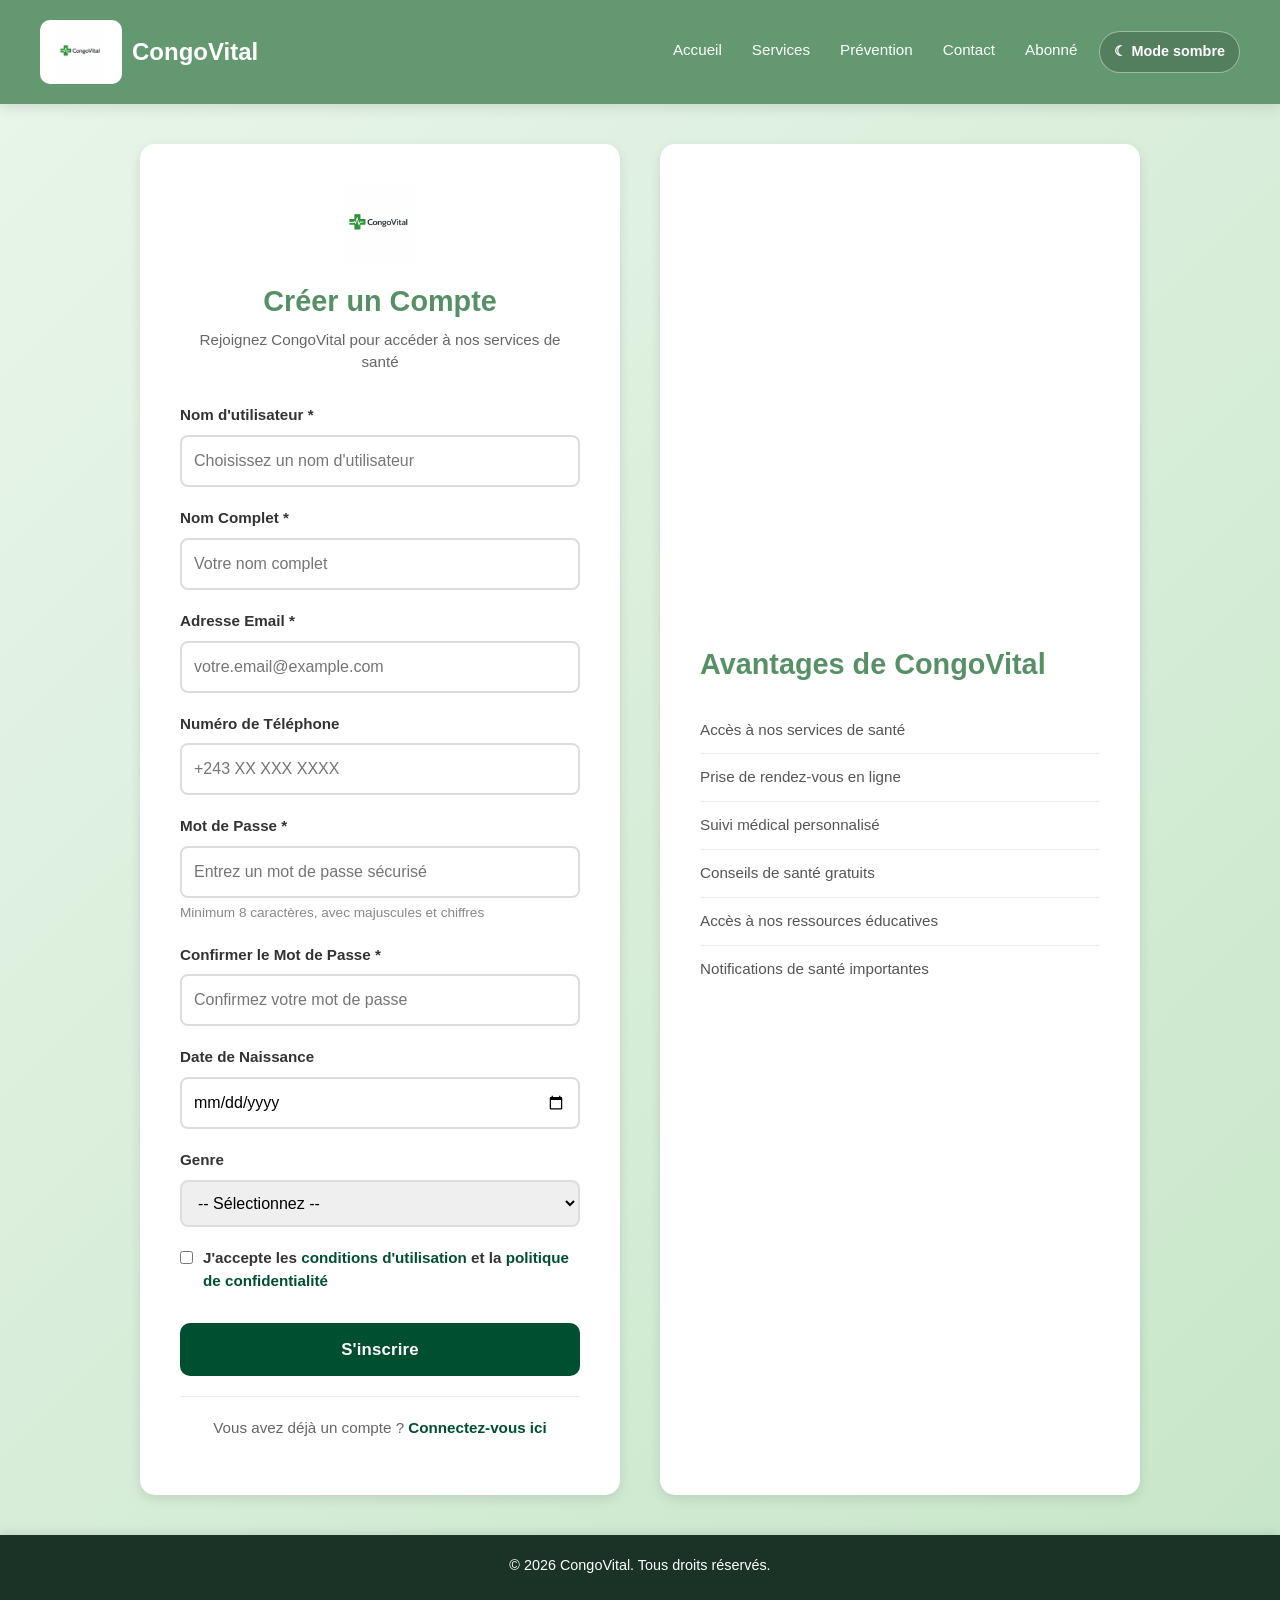
<file: frontend/html/inscription.html>
<!DOCTYPE html>
<html lang="fr">

<head>
    <meta charset="UTF-8">
    <meta name="viewport" content="width=device-width, initial-scale=1.0">
    <title>Inscription - CongoVital</title>
    <link href="https://cdnjs.cloudflare.com/ajax/libs/bootstrap/5.3.0/css/bootstrap.min.css" rel="stylesheet">
    <link rel="stylesheet" href="../css/common.css">
    <link rel="stylesheet" href="../css/auth.css">
    <link rel="stylesheet" href="../css/site-ui.css">
</head>

<body>
    <header>
        <div class="logo">
            <img src="../../photos/logo.jpg" alt="Logo CongoVital" width="100px" height="85px">
            <h1>CongoVital</h1>
        </div>
        <nav class="navi">
            <ul>
                <li><a href="../../index.html">Accueil</a></li>
                <li><a href="./services.html">Services</a></li>
                <li><a href="./prevention.html">Prévention</a></li>
                <li><a href="./contact.html">Contact</a></li>
                <li><a href="./abonne.html">Abonné</a></li>
            </ul>
        </nav>
    </header>

    <main class="auth-page">
        <div class="auth-container">
            <div class="auth-card">
                <div class="auth-header">
                    <img src="../../photos/logo.jpg" alt="Logo CongoVital" class="auth-logo">
                    <h1>Créer un Compte</h1>
                    <p>Rejoignez CongoVital pour accéder à nos services de santé</p>
                </div>

                <div id="alert-container" aria-live="polite"></div>
                <form id="register-form" class="auth-form" action="" method="POST">
                    <div class="form-group">
                        <label for="username">Nom d'utilisateur *</label>
                        <input type="text" id="username" name="username" placeholder="Choisissez un nom d'utilisateur"
                            required>
                    </div>

                    <div class="form-group">
                        <label for="fullname">Nom Complet *</label>
                        <input type="text" id="fullname" name="fullname" placeholder="Votre nom complet" required>
                    </div>

                    <div class="form-group">
                        <label for="email">Adresse Email *</label>
                        <input type="email" id="email" name="email" placeholder="votre.email@example.com" required>
                    </div>

                    <div class="form-group">
                        <label for="phone">Numéro de Téléphone</label>
                        <input type="tel" id="phone" name="phone" placeholder="+243 XX XXX XXXX">
                    </div>

                    <div class="form-group">
                        <label for="password">Mot de Passe *</label>
                        <input type="password" id="password" name="password"
                            placeholder="Entrez un mot de passe sécurisé" required>
                        <small>Minimum 8 caractères, avec majuscules et chiffres</small>
                    </div>

                    <div class="form-group">
                        <label for="confirm-password">Confirmer le Mot de Passe *</label>
                        <input type="password" id="confirm-password" name="confirm-password"
                            placeholder="Confirmez votre mot de passe" required>
                    </div>

                    <div class="form-group">
                        <label for="date-of-birth">Date de Naissance</label>
                        <input type="date" id="date-of-birth" name="date-of-birth">
                    </div>

                    <div class="form-group">
                        <label for="gender">Genre</label>
                        <select id="gender" name="gender">
                            <option value="">-- Sélectionnez --</option>
                            <option value="M">Homme</option>
                            <option value="F">Femme</option>
                            <option value="other">Autre</option>
                        </select>
                    </div>

                    <div class="form-group checkbox">
                        <input type="checkbox" id="terms" name="terms" required>
                        <label for="terms">J'accepte les <a href="#">conditions d'utilisation</a> et la <a
                                href="#">politique de confidentialité</a></label>
                    </div>



                    <button type="submit" class="btn btn-submit">S'inscrire</button>
                </form>

                <div class="auth-footer">
                    <p>Vous avez déjà un compte ? <a href="./abonne.html">Connectez-vous ici</a></p>
                </div>
            </div>

            <div class="auth-benefits">
                <h2>Avantages de CongoVital</h2>
                <ul class="benefits-list">
                    <li> Accès à nos services de santé</li>
                    <li> Prise de rendez-vous en ligne</li>
                    <li> Suivi médical personnalisé</li>
                    <li> Conseils de santé gratuits</li>
                    <li> Accès à nos ressources éducatives</li>
                    <li> Notifications de santé importantes</li>
                </ul>
            </div>
        </div>
    </main>

    <footer>
        <p>&copy; 2026 CongoVital. Tous droits réservés.</p>
    </footer>

    <script src="https://cdnjs.cloudflare.com/ajax/libs/bootstrap/5.3.0/js/bootstrap.bundle.min.js"></script>
    <script src="../js/auth.js"></script>
    <script src="../js/site-ui.js"></script>
</body>
</html>
</file>
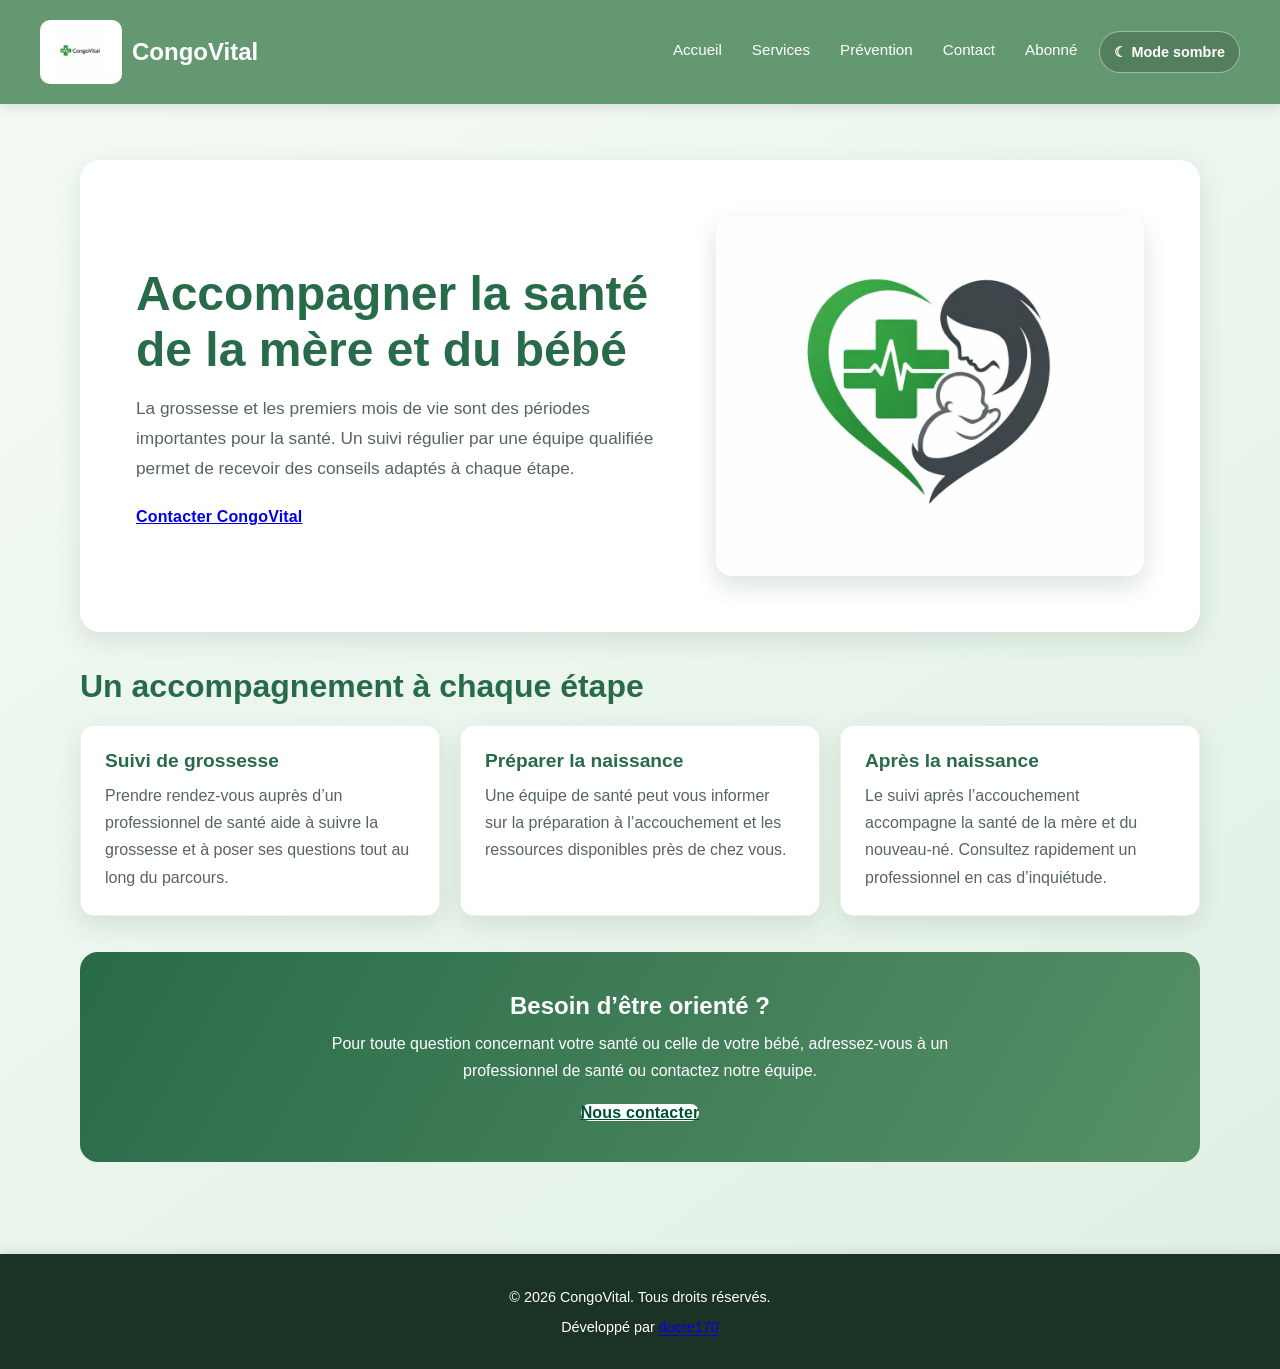
<file: frontend/html/maternite.html>
<!DOCTYPE html>
<html lang="fr">

<head>
    <meta charset="UTF-8">
    <meta name="viewport" content="width=device-width, initial-scale=1.0">
    <title>Maternité - CongoVital</title>
    <link rel="stylesheet" href="../css/common.css">
    <link rel="stylesheet" href="../css/topic.css">
    <link rel="stylesheet" href="../css/site-ui.css">
</head>

<body>
    <header>
        <div class="logo">
            <img src="../../photos/logo.jpg" alt="Logo CongoVital" width="100" height="85">
            <h1>CongoVital</h1>
        </div>
        <nav class="navi" aria-label="Navigation principale">
            <ul>
                <li><a href="../../index.html">Accueil</a></li>
                <li><a href="./services.html">Services</a></li>
                <li><a href="./prevention.html">Prévention</a></li>
                <li><a href="./contact.html">Contact</a></li>
                <li><a href="./abonne.html">Abonné</a></li>
            </ul>
        </nav>
    </header>

    <main class="topic-page">
        <section class="topic-hero">
            <div>
                <h2>Accompagner la santé de la mère et du bébé</h2>
                <p>La grossesse et les premiers mois de vie sont des périodes importantes pour la santé. Un suivi
                    régulier par une équipe qualifiée permet de recevoir des conseils adaptés à chaque étape.</p>
                <a class="btn" href="./contact.html">Contacter CongoVital</a>
            </div>
            <img src="../../photos/maternite.jpg" alt="Accompagnement en maternité">
        </section>

        <section class="topic-section" aria-labelledby="maternite-etapes">
            <h2 id="maternite-etapes">Un accompagnement à chaque étape</h2>
            <div class="topic-grid">
                <article class="topic-card">
                    <h3>Suivi de grossesse</h3>
                    <p>Prendre rendez-vous auprès d’un professionnel de santé aide à suivre la grossesse et à poser
                        ses questions tout au long du parcours.</p>
                </article>
                <article class="topic-card">
                    <h3>Préparer la naissance</h3>
                    <p>Une équipe de santé peut vous informer sur la préparation à l’accouchement et les ressources
                        disponibles près de chez vous.</p>
                </article>
                <article class="topic-card">
                    <h3>Après la naissance</h3>
                    <p>Le suivi après l’accouchement accompagne la santé de la mère et du nouveau-né. Consultez
                        rapidement un professionnel en cas d’inquiétude.</p>
                </article>
            </div>
        </section>

        <section class="topic-cta">
            <h2>Besoin d’être orienté ?</h2>
            <p>Pour toute question concernant votre santé ou celle de votre bébé, adressez-vous à un professionnel
                de santé ou contactez notre équipe.</p>
            <a class="btn" href="./contact.html">Nous contacter</a>
        </section>
    </main>

    <footer>
        <p>&copy; 2026 CongoVital. Tous droits réservés.</p>
        <p>Développé par <a href="https://portfoliofinal-lovat.vercel.app">docre170</a></p>
    </footer>
    <script src="../js/site-ui.js"></script>
</body>

</html>
</file>
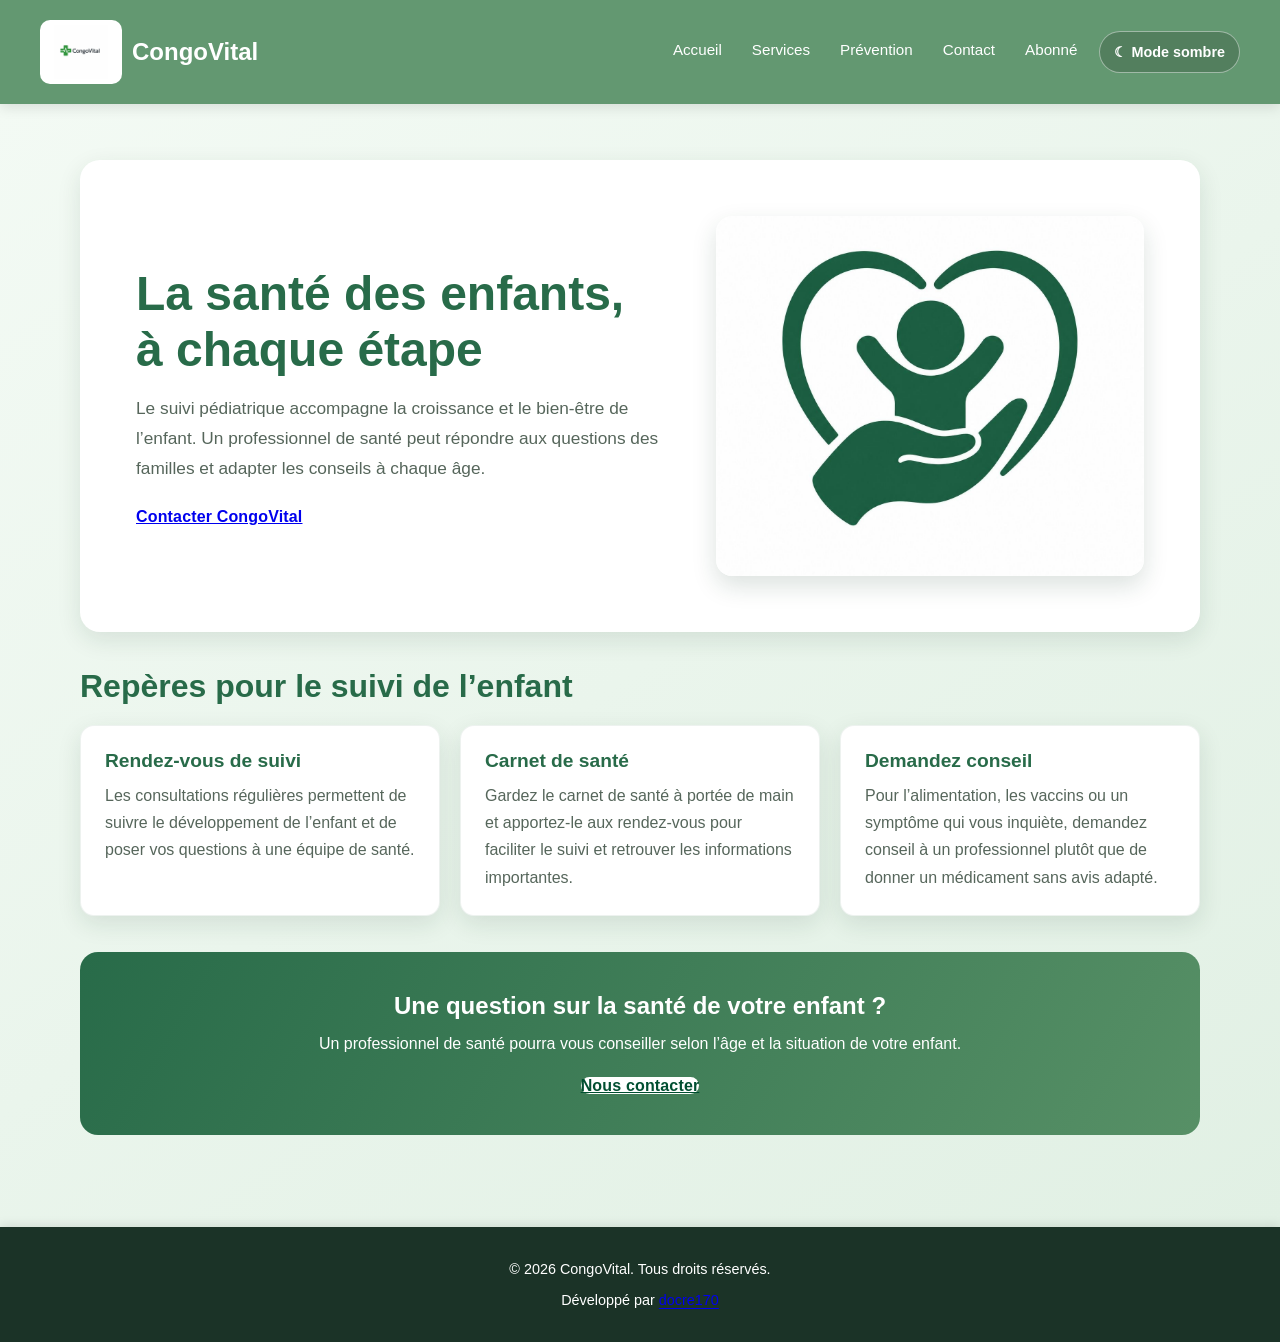
<file: frontend/html/pediatrie.html>
<!DOCTYPE html>
<html lang="fr">

<head>
    <meta charset="UTF-8">
    <meta name="viewport" content="width=device-width, initial-scale=1.0">
    <title>Pédiatrie - CongoVital</title>
    <link rel="stylesheet" href="../css/common.css">
    <link rel="stylesheet" href="../css/topic.css">
    <link rel="stylesheet" href="../css/site-ui.css">
</head>

<body>
    <header>
        <div class="logo">
            <img src="../../photos/logo.jpg" alt="Logo CongoVital" width="100" height="85">
            <h1>CongoVital</h1>
        </div>
        <nav class="navi" aria-label="Navigation principale">
            <ul>
                <li><a href="../../index.html">Accueil</a></li>
                <li><a href="./services.html" aria-current="page">Services</a></li>
                <li><a href="./prevention.html">Prévention</a></li>
                <li><a href="./contact.html">Contact</a></li>
                <li><a href="./abonne.html">Abonné</a></li>
            </ul>
        </nav>
    </header>

    <main class="topic-page">
        <section class="topic-hero">
            <div>
                <h2>La santé des enfants, à chaque étape</h2>
                <p>Le suivi pédiatrique accompagne la croissance et le bien-être de l’enfant. Un professionnel de
                    santé peut répondre aux questions des familles et adapter les conseils à chaque âge.</p>
                <a class="btn" href="./contact.html">Contacter CongoVital</a>
            </div>
            <img src="../../photos/pediatrie.jpg" alt="Soins pédiatriques pour les enfants">
        </section>

        <section class="topic-section" aria-labelledby="pediatrie-reperes">
            <h2 id="pediatrie-reperes">Repères pour le suivi de l’enfant</h2>
            <div class="topic-grid">
                <article class="topic-card">
                    <h3>Rendez-vous de suivi</h3>
                    <p>Les consultations régulières permettent de suivre le développement de l’enfant et de poser
                        vos questions à une équipe de santé.</p>
                </article>
                <article class="topic-card">
                    <h3>Carnet de santé</h3>
                    <p>Gardez le carnet de santé à portée de main et apportez-le aux rendez-vous pour faciliter le
                        suivi et retrouver les informations importantes.</p>
                </article>
                <article class="topic-card">
                    <h3>Demandez conseil</h3>
                    <p>Pour l’alimentation, les vaccins ou un symptôme qui vous inquiète, demandez conseil à un
                        professionnel plutôt que de donner un médicament sans avis adapté.</p>
                </article>
            </div>
        </section>

        <section class="topic-cta">
            <h2>Une question sur la santé de votre enfant ?</h2>
            <p>Un professionnel de santé pourra vous conseiller selon l’âge et la situation de votre enfant.</p>
            <a class="btn" href="./contact.html">Nous contacter</a>
        </section>
    </main>

    <footer>
        <p>&copy; 2026 CongoVital. Tous droits réservés.</p>
        <p>Développé par <a href="https://portfoliofinal-lovat.vercel.app">docre170</a></p>
    </footer>
    <script src="../js/site-ui.js"></script>
</body>

</html>
</file>
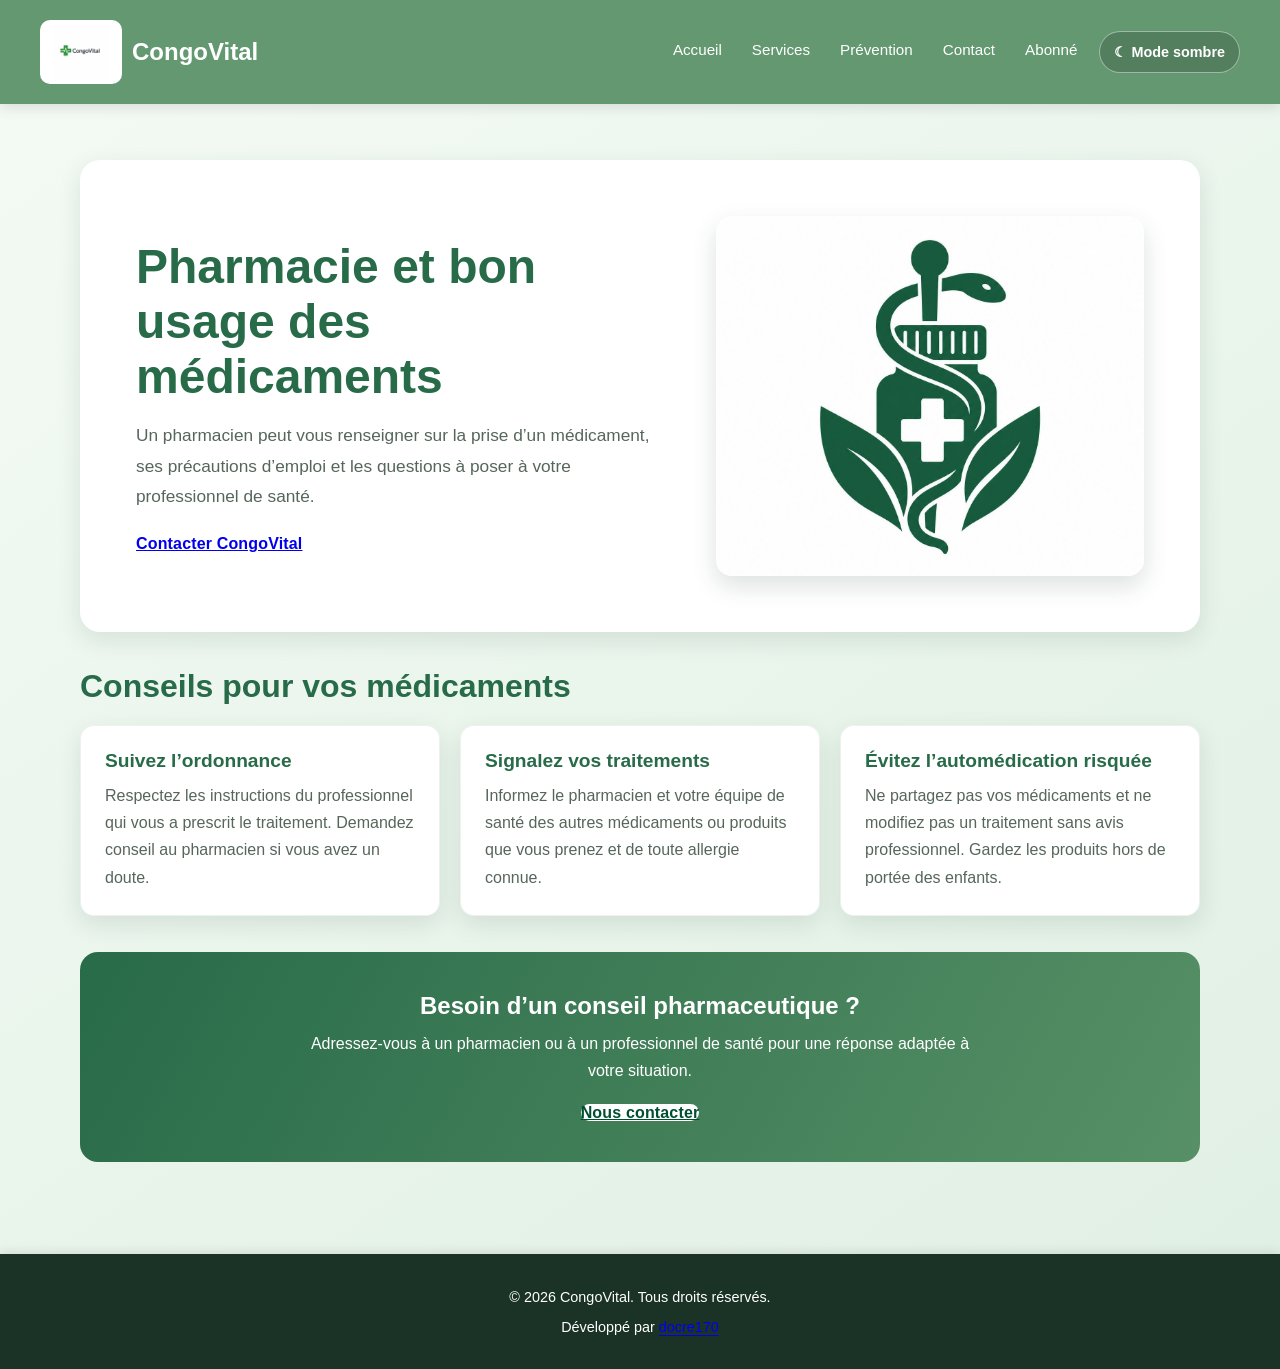
<file: frontend/html/pharmacie.html>
<!DOCTYPE html>
<html lang="fr">

<head>
    <meta charset="UTF-8">
    <meta name="viewport" content="width=device-width, initial-scale=1.0">
    <title>Pharmacie - CongoVital</title>
    <link rel="stylesheet" href="../css/common.css">
    <link rel="stylesheet" href="../css/topic.css">
    <link rel="stylesheet" href="../css/site-ui.css">
</head>

<body>
    <header>
        <div class="logo">
            <img src="../../photos/logo.jpg" alt="Logo CongoVital" width="100" height="85">
            <h1>CongoVital</h1>
        </div>
        <nav class="navi" aria-label="Navigation principale">
            <ul>
                <li><a href="../../index.html">Accueil</a></li>
                <li><a href="./services.html" aria-current="page">Services</a></li>
                <li><a href="./prevention.html">Prévention</a></li>
                <li><a href="./contact.html">Contact</a></li>
                <li><a href="./abonne.html">Abonné</a></li>
            </ul>
        </nav>
    </header>

    <main class="topic-page">
        <section class="topic-hero">
            <div>
                <h2>Pharmacie et bon usage des médicaments</h2>
                <p>Un pharmacien peut vous renseigner sur la prise d’un médicament, ses précautions d’emploi et
                    les questions à poser à votre professionnel de santé.</p>
                <a class="btn" href="./contact.html">Contacter CongoVital</a>
            </div>
            <img src="../../photos/pharmacie.jpg" alt="Pharmacie et conseils pharmaceutiques">
        </section>

        <section class="topic-section" aria-labelledby="pharmacie-conseils">
            <h2 id="pharmacie-conseils">Conseils pour vos médicaments</h2>
            <div class="topic-grid">
                <article class="topic-card">
                    <h3>Suivez l’ordonnance</h3>
                    <p>Respectez les instructions du professionnel qui vous a prescrit le traitement. Demandez
                        conseil au pharmacien si vous avez un doute.</p>
                </article>
                <article class="topic-card">
                    <h3>Signalez vos traitements</h3>
                    <p>Informez le pharmacien et votre équipe de santé des autres médicaments ou produits que vous
                        prenez et de toute allergie connue.</p>
                </article>
                <article class="topic-card">
                    <h3>Évitez l’automédication risquée</h3>
                    <p>Ne partagez pas vos médicaments et ne modifiez pas un traitement sans avis professionnel.
                        Gardez les produits hors de portée des enfants.</p>
                </article>
            </div>
        </section>

        <section class="topic-cta">
            <h2>Besoin d’un conseil pharmaceutique ?</h2>
            <p>Adressez-vous à un pharmacien ou à un professionnel de santé pour une réponse adaptée à votre situation.</p>
            <a class="btn" href="./contact.html">Nous contacter</a>
        </section>
    </main>

    <footer>
        <p>&copy; 2026 CongoVital. Tous droits réservés.</p>
        <p>Développé par <a href="https://portfoliofinal-lovat.vercel.app">docre170</a></p>
    </footer>
    <script src="../js/site-ui.js"></script>
</body>

</html>
</file>
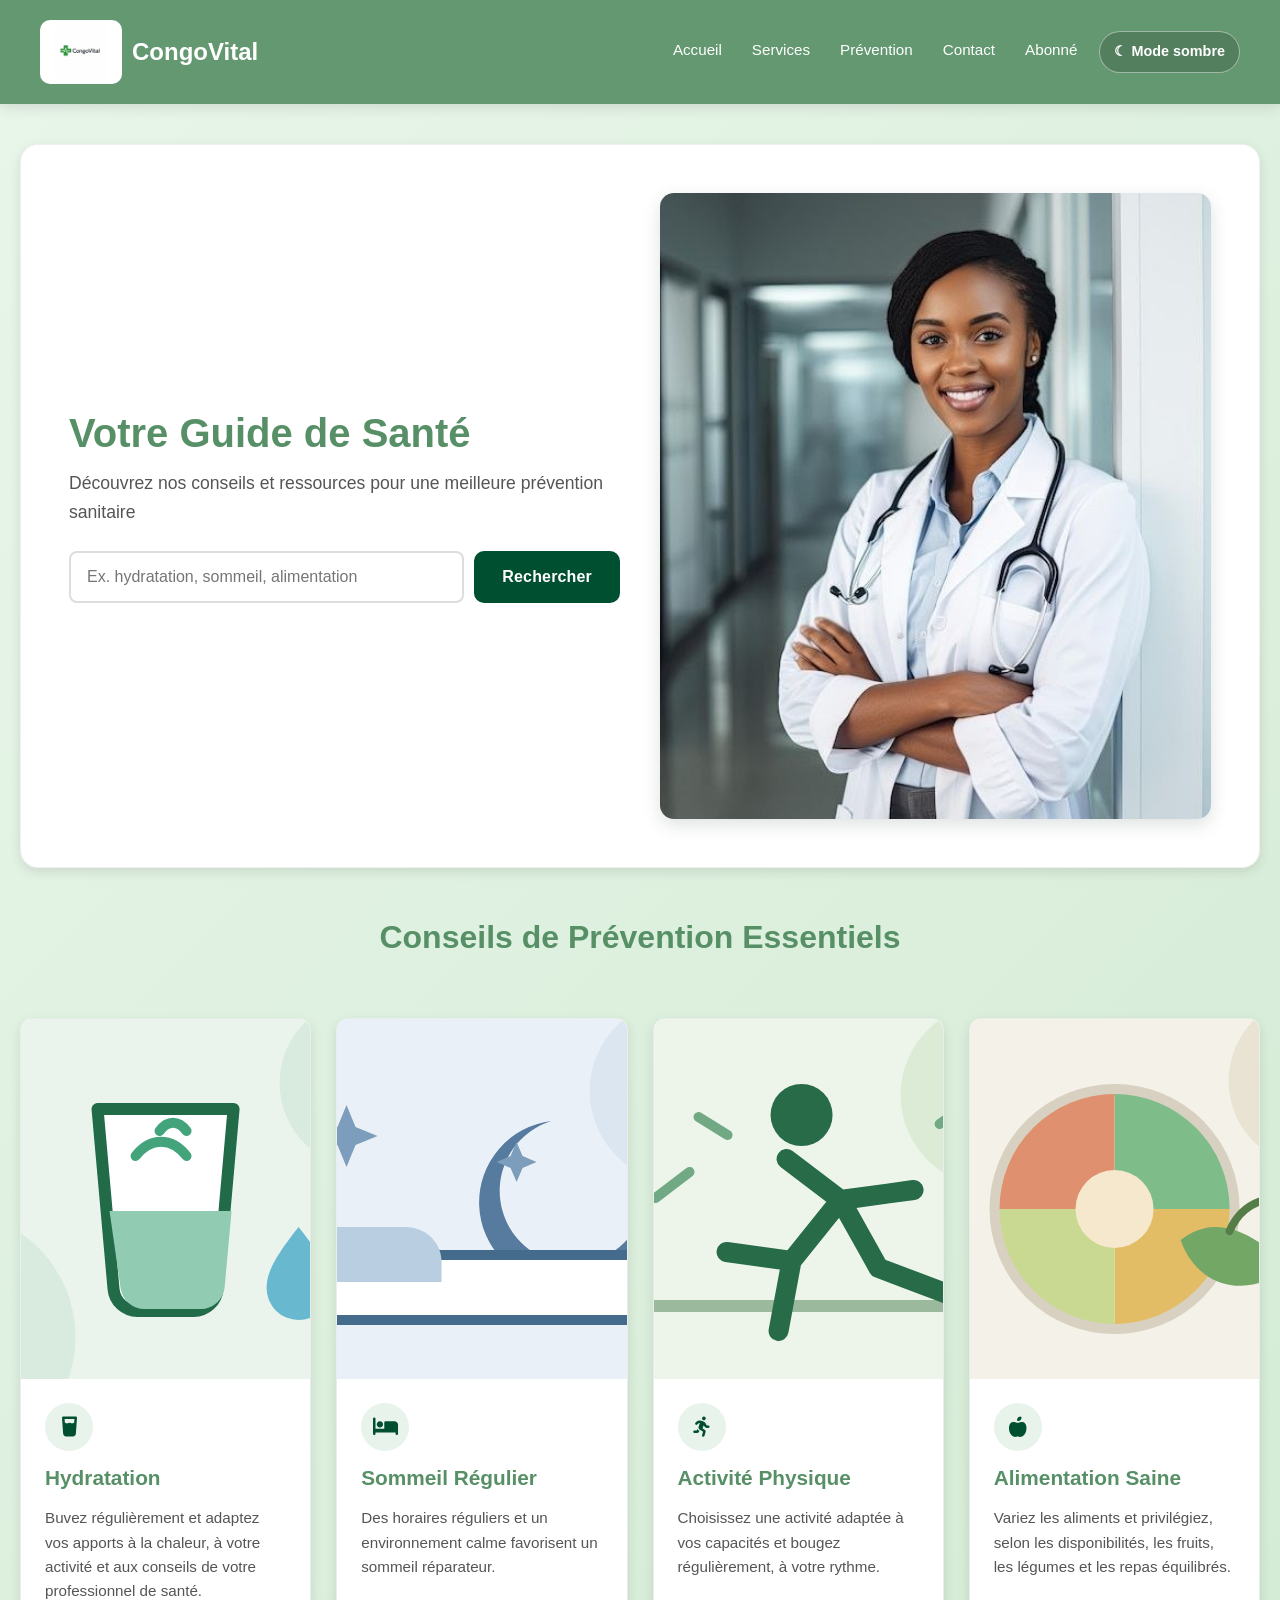
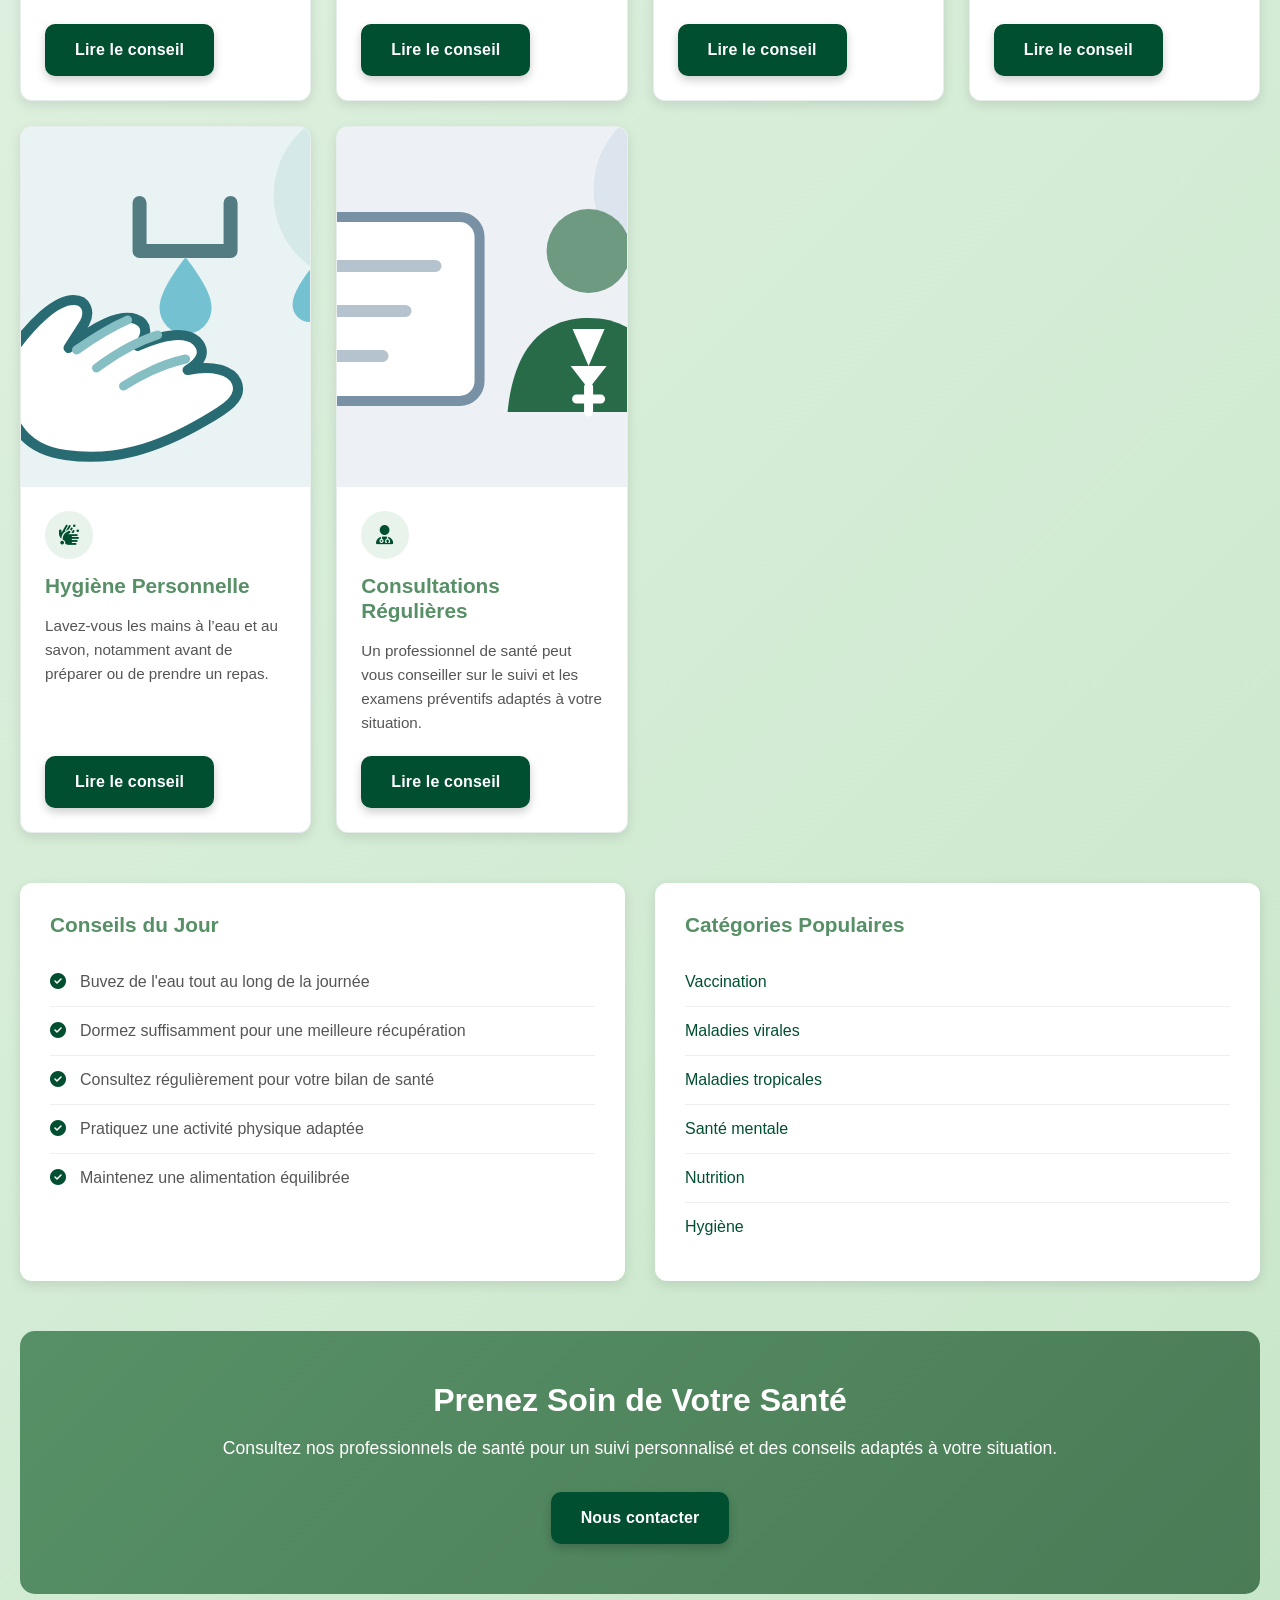
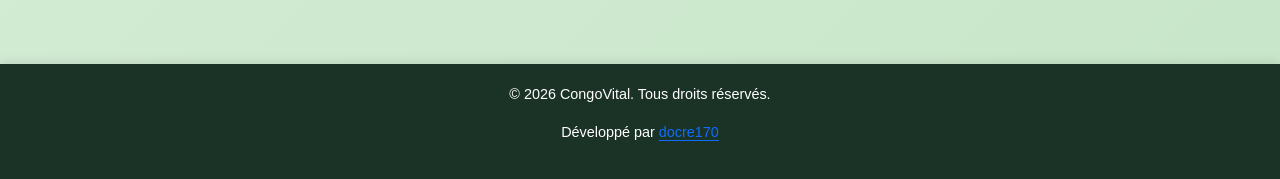
<file: frontend/html/prevention.html>
<!DOCTYPE html>
<html lang="fr">

<head>
    <meta charset="UTF-8">
    <meta name="viewport" content="width=device-width, initial-scale=1.0">
    <title>Prévention - CongoVital</title>
    <link href="https://cdnjs.cloudflare.com/ajax/libs/bootstrap/5.3.0/css/bootstrap.min.css" rel="stylesheet">
    <link rel="stylesheet" href="https://cdnjs.cloudflare.com/ajax/libs/font-awesome/6.7.2/css/all.min.css">
    <link rel="stylesheet" href="../css/common.css">
    <link rel="stylesheet" href="../css/prevention.css">
    <link rel="stylesheet" href="../css/site-ui.css">
</head>

<body>
    <header>
        <div class="logo">
            <img src="../../photos/logo.jpg" alt="Logo CongoVital" width="100px" height="85px">
            <h1>CongoVital</h1>
        </div>
        <nav class="navi">
            <ul>
                <li><a href="../../index.html">Accueil</a></li>
                <li><a href="./services.html">Services</a></li>
                <li><a href="./prevention.html" aria-current="page">Prévention</a></li>
                <li><a href="./contact.html">Contact</a></li>
                <li><a href="./abonne.html">Abonné</a></li>
            </ul>
        </nav>
    </header>

    <main class="prevention-page">
        <!-- Section Hero -->
        <section class="prevention-hero">
            <div class="hero-content">
                <h1>Votre Guide de Santé</h1>
                <p>Découvrez nos conseils et ressources pour une meilleure prévention sanitaire</p>
                <form class="search-form" action="#prevention-tips" role="search">
                    <label class="visually-hidden" for="prevention-search">Rechercher un conseil de santé</label>
                    <input type="search" id="prevention-search" name="q"
                        aria-controls="tips-grid"
                        placeholder="Ex. hydratation, sommeil, alimentation">
                    <button type="submit" class="btn-search">Rechercher</button>
                </form>
            </div>
            <div class="hero-image">
                <img src="../../photos/infirmiere.jpg" alt="Infirmière - Prévention sanitaire"
                    width="501" height="626" fetchpriority="high">
            </div>
        </section>

        <!-- Section Conseils de Prévention -->
        <section class="prevention-tips" id="prevention-tips">
            <h2>Conseils de Prévention Essentiels</h2>
            <p class="search-results" id="search-results" aria-live="polite" aria-atomic="true"></p>
            <p class="search-empty" id="search-empty" hidden>Aucun conseil ne correspond à votre recherche.</p>
            <div class="tips-grid" id="tips-grid">
                <article class="tip-card" data-search-terms="boire eau hydratation chaleur">
                    <img class="tip-image" src="../images/conseils/hydratation.svg" alt="" width="640" height="360" loading="lazy" decoding="async">
                    <div class="tip-card-content">
                        <div class="tip-icon"><i class="fa-solid fa-glass-water" aria-hidden="true"></i></div>
                        <h3>Hydratation</h3>
                        <p>Buvez régulièrement et adaptez vos apports à la chaleur, à votre activité et aux conseils de votre professionnel de santé.</p>
                        <a href="./conseils.html#hydratation" class="btn">Lire le conseil</a>
                    </div>
                </article>

                <article class="tip-card" data-search-terms="repos dormir nuit sommeil régulier">
                    <img class="tip-image" src="../images/conseils/sommeil.svg" alt="" width="640" height="360" loading="lazy" decoding="async">
                    <div class="tip-card-content">
                        <div class="tip-icon"><i class="fa-solid fa-bed" aria-hidden="true"></i></div>
                        <h3>Sommeil Régulier</h3>
                        <p>Des horaires réguliers et un environnement calme favorisent un sommeil réparateur.</p>
                        <a href="./conseils.html#sommeil" class="btn">Lire le conseil</a>
                    </div>
                </article>

                <article class="tip-card" data-search-terms="sport bouger marche exercice activité physique">
                    <img class="tip-image" src="../images/conseils/activite.svg" alt="" width="640" height="360" loading="lazy" decoding="async">
                    <div class="tip-card-content">
                        <div class="tip-icon"><i class="fa-solid fa-person-running" aria-hidden="true"></i></div>
                        <h3>Activité Physique</h3>
                        <p>Choisissez une activité adaptée à vos capacités et bougez régulièrement, à votre rythme.</p>
                        <a href="./conseils.html#activite" class="btn">Lire le conseil</a>
                    </div>
                </article>

                <article class="tip-card" data-search-terms="repas fruits légumes nutrition alimentation saine équilibrée">
                    <img class="tip-image" src="../images/conseils/alimentation.svg" alt="" width="640" height="360" loading="lazy" decoding="async">
                    <div class="tip-card-content">
                        <div class="tip-icon"><i class="fa-solid fa-apple-whole" aria-hidden="true"></i></div>
                        <h3>Alimentation Saine</h3>
                        <p>Variez les aliments et privilégiez, selon les disponibilités, les fruits, les légumes et les repas équilibrés.</p>
                        <a href="./conseils.html#alimentation" class="btn">Lire le conseil</a>
                    </div>
                </article>

                <article class="tip-card" data-search-terms="laver mains propre lavage savon hygiène personnelle">
                    <img class="tip-image" src="../images/conseils/hygiene.svg" alt="" width="640" height="360" loading="lazy" decoding="async">
                    <div class="tip-card-content">
                        <div class="tip-icon"><i class="fa-solid fa-hands-bubbles" aria-hidden="true"></i></div>
                        <h3>Hygiène Personnelle</h3>
                        <p>Lavez-vous les mains à l’eau et au savon, notamment avant de préparer ou de prendre un repas.</p>
                        <a href="./conseils.html#hygiene" class="btn">Lire le conseil</a>
                    </div>
                </article>

                <article class="tip-card" data-search-terms="médecin rendez-vous bilan dépistage consultation suivi médical">
                    <img class="tip-image" src="../images/conseils/consultation.svg" alt="" width="640" height="360" loading="lazy" decoding="async">
                    <div class="tip-card-content">
                        <div class="tip-icon"><i class="fa-solid fa-user-doctor" aria-hidden="true"></i></div>
                        <h3>Consultations Régulières</h3>
                        <p>Un professionnel de santé peut vous conseiller sur le suivi et les examens préventifs adaptés à votre situation.</p>
                        <a href="./conseils.html#consultation" class="btn">Lire le conseil</a>
                    </div>
                </article>
            </div>
        </section>        
        <!-- Section Conseils du Jour -->
        <section class="daily-advice">
            <div class="advice-sidebar">
                <h3>Conseils du Jour</h3>
                <ul class="advice-list">
                    <li><i class="fa-solid fa-circle-check" aria-hidden="true"></i> Buvez de l'eau tout au long de la journée</li>
                    <li><i class="fa-solid fa-circle-check" aria-hidden="true"></i> Dormez suffisamment pour une meilleure récupération</li>
                    <li><i class="fa-solid fa-circle-check" aria-hidden="true"></i> Consultez régulièrement pour votre bilan de santé</li>
                    <li><i class="fa-solid fa-circle-check" aria-hidden="true"></i> Pratiquez une activité physique adaptée</li>
                    <li><i class="fa-solid fa-circle-check" aria-hidden="true"></i> Maintenez une alimentation équilibrée</li>
                </ul>
            </div>

            <div class="categories-sidebar">
                <h3>Catégories Populaires</h3>
                <nav>
                    <ul class="categories-list">
                        <li><a href="./vaccination.html">Vaccination</a></li>
                        <li><a href="./services.html">Maladies virales</a></li>
                        <li><a href="./services.html">Maladies tropicales</a></li>
                        <li><a href="./services.html">Santé mentale</a></li>
                        <li><a href="./conseils.html#alimentation">Nutrition</a></li>
                        <li><a href="./conseils.html#hygiene">Hygiène</a></li>
                    </ul>
                </nav>
            </div>
        </section>

        <!-- Section Appel à l'Action -->
        <section class="cta-section">
            <h2>Prenez Soin de Votre Santé</h2>
            <p>Consultez nos professionnels de santé pour un suivi personnalisé et des conseils adaptés à votre
                situation.</p>
            <div class="cta-buttons">
                <a href="./contact.html" class="btn">Nous contacter</a>
            </div>
        </section>
    </main>

    <footer>
        <p>&copy; 2026 CongoVital. Tous droits réservés.</p>
        <p> Développé par <a href="https://portfoliofinal-lovat.vercel.app">docre170</a></p>

    </footer>

    <script src="https://cdnjs.cloudflare.com/ajax/libs/bootstrap/5.3.0/js/bootstrap.bundle.min.js"></script>
    <script src="../js/prevention.js" defer></script>
    <script src="../js/site-ui.js"></script>
</body>

</html>
</file>
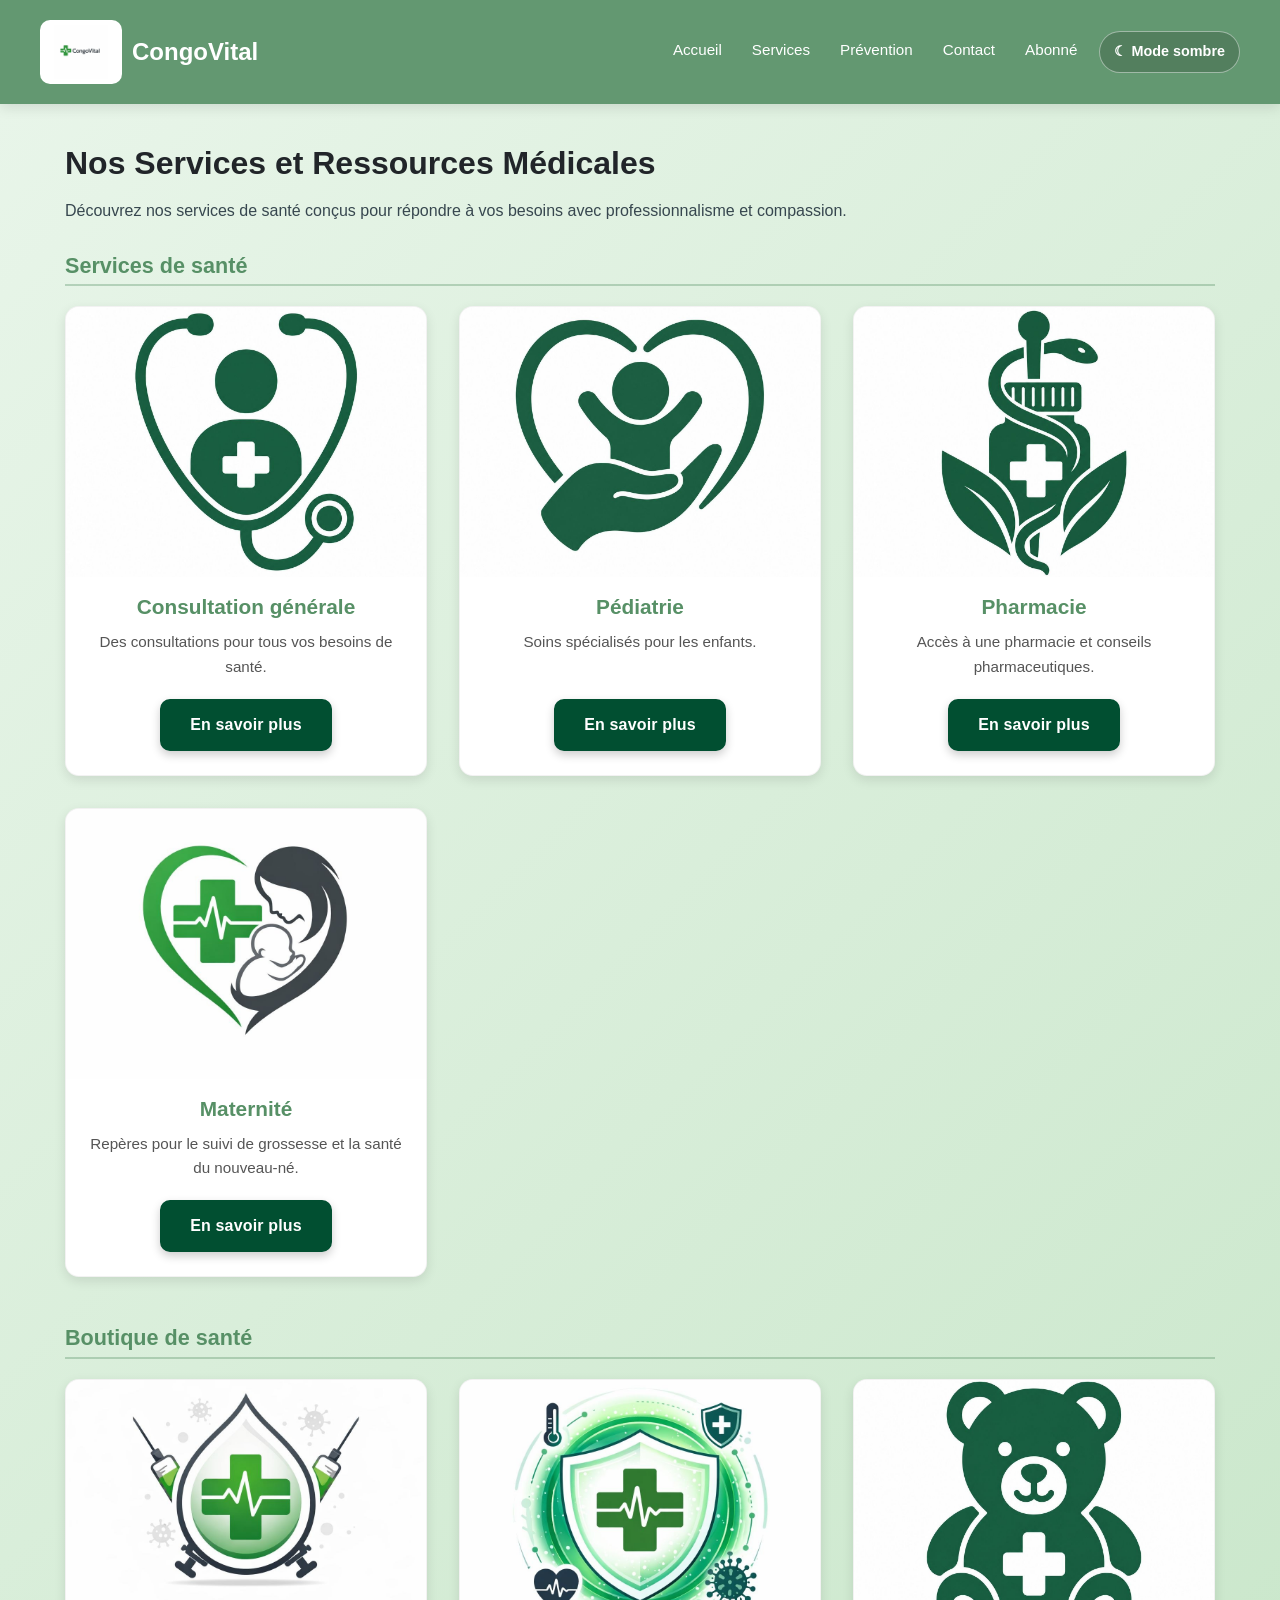
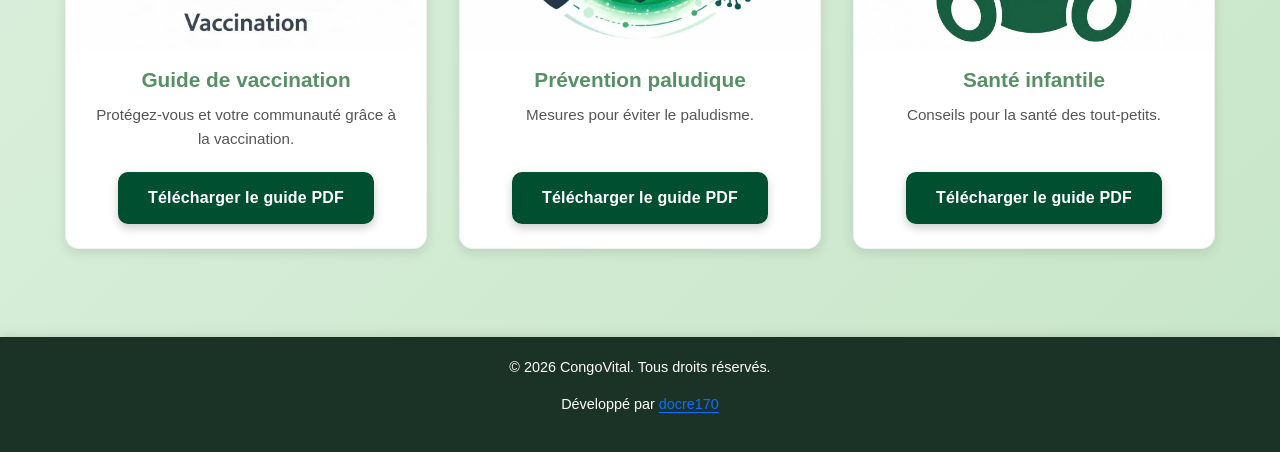
<file: frontend/html/services.html>
<!DOCTYPE html>
<html lang="fr">
<head>
    <meta charset="UTF-8">
    <meta name="viewport" content="width=device-width, initial-scale=1.0">
    <title>Services de santé - CongoVital</title>
    <link href="https://cdnjs.cloudflare.com/ajax/libs/bootstrap/5.3.0/css/bootstrap.min.css" rel="stylesheet">
    <link rel="stylesheet" href="../css/common.css">
    <link rel="stylesheet" href="../css/service.css">
    <link rel="stylesheet" href="../css/site-ui.css">
</head>
<body>

    <header>
        <div class="logo">
            <img src="../../photos/logo.jpg" alt="Logo CongoVital" width="100" height="85">
            <h1>CongoVital</h1>
        </div>
        <nav class="navi">
            <ul>
                <li><a href="../../index.html">Accueil</a></li>
                <li><a href="./services.html" aria-current="page">Services</a></li>
                <li><a href="./prevention.html">Prévention</a></li>
                <li><a href="./contact.html">Contact</a></li>
                <li><a href="./abonne.html">Abonné</a></li>
            </ul>
        </nav>
    </header>

    <main class="page-services">
        <section class="princ">
            <section class="sep">
                <h2>Nos Services et Ressources Médicales</h2>
                <p class="services-intro">
                    Découvrez nos services de santé conçus pour répondre à vos besoins avec professionnalisme et compassion.
                </p>

                <h3 class="services-heading">Services de santé</h3>
                <div class="services-grid">
                    <article class="service-card">
                        <div class="service-card__media">
                            <img src="../../photos/consultation.jpg" alt="Consultation médicale en cabinet" width="640" height="480" loading="lazy" decoding="async">
                        </div>
                        <h2>Consultation générale</h2>
                        <p>Des consultations pour tous vos besoins de santé.</p>
                        <a href="./consultation.html" class="btn">En savoir plus</a>
                    </article>
                    <article class="service-card">
                        <div class="service-card__media">
                            <img src="../../photos/pediatrie.jpg" alt="Soins pédiatriques pour les enfants" width="640" height="480" loading="lazy" decoding="async">
                        </div>
                        <h2>Pédiatrie</h2>
                        <p>Soins spécialisés pour les enfants.</p>
                        <a href="./pediatrie.html" class="btn">En savoir plus</a>
                    </article>
                    <article class="service-card">
                        <div class="service-card__media">
                            <img src="../../photos/pharmacie.jpg" alt="Pharmacie et conseils pharmaceutiques" width="640" height="480" loading="lazy" decoding="async">
                        </div>
                        <h2>Pharmacie</h2>
                        <p>Accès à une pharmacie et conseils pharmaceutiques.</p>
                        <a href="./pharmacie.html" class="btn">En savoir plus</a>
                    </article>
                    <article class="service-card">
                        <div class="service-card__media">
                            <img src="../../photos/maternite.jpg" alt="Accompagnement en maternité" width="640" height="480" loading="lazy" decoding="async">
                        </div>
                        <h2>Maternité</h2>
                        <p>Repères pour le suivi de grossesse et la santé du nouveau-né.</p>
                        <a href="./maternite.html" class="btn">En savoir plus</a>
                    </article>
                </div>
            </section>

            <section class="sep">
                <h3 class="services-heading">Boutique de santé</h3>
                <div class="services-grid">
                    <article class="service-card">
                        <div class="service-card__media">
                            <img src="../../photos/vaccination.jpg" alt="Campagne de vaccination" width="640" height="480" loading="lazy" decoding="async">
                        </div>
                        <h2>Guide de vaccination</h2>
                        <p>Protégez-vous et votre communauté grâce à la vaccination.</p>
                        <a href="../documents/guide-vaccination.pdf" class="btn" download>Télécharger le guide PDF</a>
                    </article>

                    <article class="service-card">
                        <div class="service-card__media">
                            <img src="../../photos/prevention.jpg" alt="Prévention du paludisme" width="640" height="480" loading="lazy" decoding="async">
                        </div>
                        <h2>Prévention paludique</h2>
                        <p>Mesures pour éviter le paludisme.</p>
                        <a href="../documents/guide-prevention-paludisme.pdf" class="btn" download>Télécharger le guide PDF</a>
                    </article>

                    <article class="service-card">
                        <div class="service-card__media">
                            <img src="../../photos/consultation_gen.jpg" alt="Santé infantile et conseils" width="640" height="480" loading="lazy" decoding="async">
                        </div>
                        <h2>Santé infantile</h2>
                        <p>Conseils pour la santé des tout-petits.</p>
                        <a href="../documents/guide-sante-infantile.pdf" class="btn" download>Télécharger le guide PDF</a>
                    </article>
                </div>
            </section>
        </section>
    </main>

    <footer>
        <p>&copy; 2026 CongoVital. Tous droits réservés.</p>
        <p> Développé par <a href="https://portfoliofinal-lovat.vercel.app">docre170</a></p>

    </footer>

    <script src="https://cdnjs.cloudflare.com/ajax/libs/bootstrap/5.3.0/js/bootstrap.bundle.min.js"></script>
    <script src="../js/site-ui.js"></script>
</body>
</html>
</file>
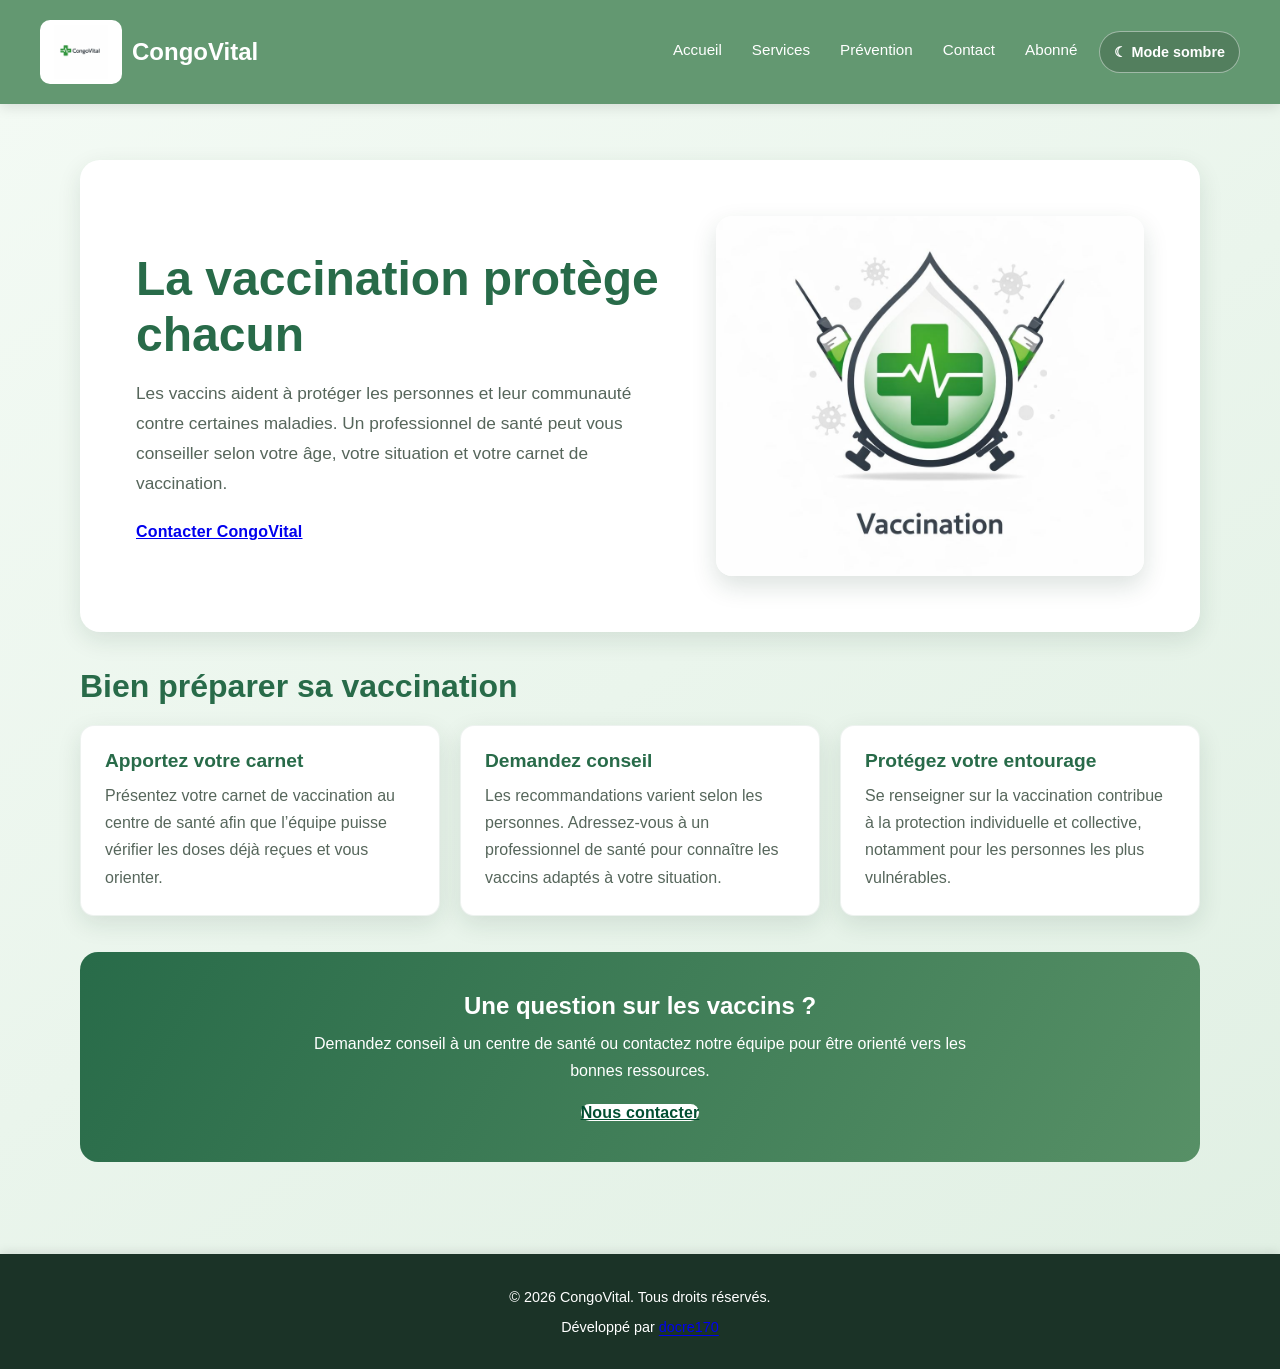
<file: frontend/html/vaccination.html>
<!DOCTYPE html>
<html lang="fr">

<head>
    <meta charset="UTF-8">
    <meta name="viewport" content="width=device-width, initial-scale=1.0">
    <title>Vaccination - CongoVital</title>
    <link rel="stylesheet" href="../css/common.css">
    <link rel="stylesheet" href="../css/topic.css">
    <link rel="stylesheet" href="../css/site-ui.css">
</head>

<body>
    <header>
        <div class="logo">
            <img src="../../photos/logo.jpg" alt="Logo CongoVital" width="100" height="85">
            <h1>CongoVital</h1>
        </div>
        <nav class="navi" aria-label="Navigation principale">
            <ul>
                <li><a href="../../index.html">Accueil</a></li>
                <li><a href="./services.html">Services</a></li>
                <li><a href="./prevention.html">Prévention</a></li>
                <li><a href="./contact.html">Contact</a></li>
                <li><a href="./abonne.html">Abonné</a></li>
            </ul>
        </nav>
    </header>

    <main class="topic-page">
        <section class="topic-hero">
            <div>
                <h2>La vaccination protège chacun</h2>
                <p>Les vaccins aident à protéger les personnes et leur communauté contre certaines maladies.
                    Un professionnel de santé peut vous conseiller selon votre âge, votre situation et votre carnet
                    de vaccination.</p>
                <a class="btn" href="./contact.html">Contacter CongoVital</a>
            </div>
            <img src="../../photos/vaccination.jpg" alt="Professionnel de santé préparant une vaccination">
        </section>

        <section class="topic-section" aria-labelledby="vaccination-conseils">
            <h2 id="vaccination-conseils">Bien préparer sa vaccination</h2>
            <div class="topic-grid">
                <article class="topic-card">
                    <h3>Apportez votre carnet</h3>
                    <p>Présentez votre carnet de vaccination au centre de santé afin que l’équipe puisse vérifier
                        les doses déjà reçues et vous orienter.</p>
                </article>
                <article class="topic-card">
                    <h3>Demandez conseil</h3>
                    <p>Les recommandations varient selon les personnes. Adressez-vous à un professionnel de santé
                        pour connaître les vaccins adaptés à votre situation.</p>
                </article>
                <article class="topic-card">
                    <h3>Protégez votre entourage</h3>
                    <p>Se renseigner sur la vaccination contribue à la protection individuelle et collective,
                        notamment pour les personnes les plus vulnérables.</p>
                </article>
            </div>
        </section>

        <section class="topic-cta">
            <h2>Une question sur les vaccins ?</h2>
            <p>Demandez conseil à un centre de santé ou contactez notre équipe pour être orienté vers les bonnes
                ressources.</p>
            <a class="btn" href="./contact.html">Nous contacter</a>
        </section>
    </main>

    <footer>
        <p>&copy; 2026 CongoVital. Tous droits réservés.</p>
        <p>Développé par <a href="https://portfoliofinal-lovat.vercel.app">docre170</a></p>
    </footer>
    <script src="../js/site-ui.js"></script>
</body>

</html>
</file>
<file: frontend/css/common.css>
:root {
    --header-bg: #639871;
    --button-bg: #014F31;
    --button-hover: #023d26;
    --white: #ffffff;
    --shadow: 0 4px 12px rgba(0, 0, 0, 0.1);
}

* {
    box-sizing: border-box;
}

html, body {
    margin: 0;
    padding: 0;
    font-family: 'Segoe UI', Tahoma, Geneva, Verdana, sans-serif;
}

body {
    min-height: 100vh;
    display: flex;
    flex-direction: column;
}

header {
    background-color: var(--header-bg);
    color: var(--white);
    padding: 20px 40px;
    display: flex;
    flex-wrap: wrap;
    justify-content: space-between;
    align-items: center;
    gap: 20px;
    box-shadow: var(--shadow);
    position: sticky;
    top: 0;
    z-index: 100;
}

header .logo {
    display: flex;
    align-items: center;
    justify-content: center;
    gap: 10px;
    flex-shrink: 0;
}

header .logo h1 {
    font-size: 1.5em;
    font-weight: 700;
    margin: 0;
}

.logo img {
    margin-right: 0;
}

.navi ul {
    list-style: none;
    display: flex;
    gap: 30px;
    color: var(--white);
    flex-wrap: wrap;
    margin: 0;
    padding: 0;
}

.navi ul li a {
    color: var(--white);
    text-decoration: none;
    display: inline-block;
    font-size: 0.95em;
    font-weight: 500;
    transition: all 0.3s ease;
    position: relative;
    padding-bottom: 5px;
}

.navi ul li a::after {
    content: '';
    position: absolute;
    width: 0;
    height: 2px;
    bottom: 0;
    left: 0;
    background-color: #C8E6C9;
    transition: width 0.3s ease;
}

.navi ul li a:hover::after {
    width: 100%;
}

.navi ul li a:hover {
    color: #C8E6C9;
}

main {
    flex: 1;
}

footer {
    background-color: #1B3327;
    color: var(--white);
    text-align: center;
    padding: 20px;
    font-size: 0.9em;
    box-shadow: 0 -2px 10px rgba(0, 0, 0, 0.1);
}

@media (max-width: 768px) {
    header {
        flex-direction: column;
        gap: 15px;
        padding: 15px 20px;
    }

    header .logo h1 {
        font-size: 1.2em;
    }

    .logo img {
        width: 70px;
        height: auto;
    }

    .navi ul {
        justify-content: center;
        gap: 15px;
    }
}

@media (max-width: 480px) {
    header {
        padding: 12px 15px;
    }

    .navi ul {
        flex-direction: column;
        gap: 8px;
        text-align: center;
    }

    .navi ul li a {
        font-size: 0.85em;
    }

    footer {
        font-size: 0.8em;
        padding: 12px;
    }
}
</file>
<file: frontend/css/index.css>
:root {
    --header-bg: #639871;
    --hero-bg: #579066;
    --button-bg: #014F31;
    --button-hover: #023d26;
    --white: #ffffff;
    --shadow: 0 8px 24px rgba(20, 58, 38, 0.12);
}

* {
    box-sizing: border-box;
}

body {
    margin: 0;
    font-family: 'Segoe UI', Tahoma, Geneva, Verdana, sans-serif;
    color: #263b30;
}

header {
    background-color: var(--header-bg);
    color: var(--white);
    padding: 14px clamp(18px, 5vw, 64px);
    display: flex;
    flex-wrap: wrap;
    justify-content: space-between;
    align-items: center;
    gap: 18px;
    box-shadow: var(--shadow);
    position: sticky;
    top: 0;
    z-index: 100;
}

header .logo {
    display: flex;
    align-items: center;
    gap: 12px;
    flex-shrink: 0;
}

header .logo h1 {
    margin: 0;
    font-size: 1.5rem;
    font-weight: 700;
}

.logo img {
    width: 78px;
    height: 66px;
    object-fit: cover;
    border-radius: 8px;
}

.navi ul {
    list-style: none;
    display: flex;
    gap: clamp(16px, 2.5vw, 30px);
    flex-wrap: wrap;
    margin: 0;
    padding: 0;
}

.navi ul li a {
    color: var(--white);
    text-decoration: none;
    display: inline-block;
    font-size: 0.95rem;
    font-weight: 600;
    position: relative;
    padding: 6px 0;
}

.navi ul li a::after {
    content: '';
    position: absolute;
    width: 0;
    height: 2px;
    bottom: 0;
    left: 0;
    background-color: #d8f3dc;
    transition: width 0.25s ease;
}

.navi ul li a:hover,
.navi ul li a:focus-visible {
    color: #d8f3dc;
}

.navi ul li a:hover::after,
.navi ul li a:focus-visible::after {
    width: 100%;
}

main {
    padding: clamp(24px, 5vw, 56px) clamp(16px, 5vw, 64px);
    background: linear-gradient(145deg, #f3faf4 0%, #e1f0e4 100%);
    min-height: calc(100vh - 190px);
}

.hero,
.services {
    width: min(100%, 1200px);
    margin-left: auto;
    margin-right: auto;
}

.hero {
    display: flex;
    align-items: center;
    gap: clamp(28px, 5vw, 64px);
    padding: clamp(28px, 5vw, 60px);
    margin-bottom: clamp(44px, 7vw, 76px);
    color: var(--white);
    background: linear-gradient(120deg, #286b49, #579066);
    border-radius: 24px;
    box-shadow: 0 18px 40px rgba(20, 58, 38, 0.18);
    overflow: hidden;
}

.hero-content,
.hero-image {
    flex: 1 1 0;
    min-width: 0;
}

.hero-content h2 {
    margin: 0 0 18px;
    color: var(--white);
    font-size: clamp(2rem, 4.5vw, 3.4rem);
    line-height: 1.12;
    font-weight: 750;
}

.hero-content p {
    max-width: 34rem;
    margin: 0 0 28px;
    color: #eff9f0;
    font-size: clamp(1rem, 1.5vw, 1.2rem);
    line-height: 1.7;
}

.hero-image img {
    display: block;
    width: 100%;
    max-height: 390px;
    object-fit: cover;
    border: 5px solid rgba(255, 255, 255, 0.28);
    border-radius: 20px;
    box-shadow: 0 12px 28px rgba(0, 0, 0, 0.2);
}

.btn {
    display: inline-flex;
    justify-content: center;
    align-items: center;
    background-color: var(--button-bg);
    padding: 12px 24px;
    color: var(--white);
    text-decoration: none;
    border: 2px solid var(--button-bg);
    border-radius: 9px;
    box-shadow: 0 4px 10px rgba(0, 0, 0, 0.16);
    transition: background-color 180ms ease, border-color 180ms ease, box-shadow 180ms ease;
    font-weight: 650;
}

.btn:hover,
.btn:focus-visible {
    background-color: var(--button-hover);
    border-color: var(--button-hover);
    box-shadow: 0 7px 16px rgba(0, 0, 0, 0.2);
    color: var(--white);
}

.btn:focus-visible,
.navi a:focus-visible {
    outline: 3px solid #f4ce73;
    outline-offset: 3px;
}

.services {
    display: grid;
    grid-template-columns: repeat(3, minmax(0, 1fr));
    gap: clamp(18px, 3vw, 30px);
    padding: 0;
    background: transparent;
}

.service-card {
    display: flex;
    flex-direction: column;
    align-items: flex-start;
    min-width: 0;
    padding: 0 0 24px;
    background: var(--white);
    border: 1px solid rgba(34, 92, 58, 0.08);
    border-radius: 16px;
    box-shadow: var(--shadow);
    overflow: hidden;
    transition: box-shadow 220ms ease;
}

.service-card:hover {
    box-shadow: 0 12px 26px rgba(20, 58, 38, 0.15);
}

.service-card img {
    display: block;
    width: 100%;
    height: 220px;
    object-fit: cover;
}

.service-card h2 {
    margin: 22px 24px 10px;
    color: #286b49;
    font-size: 1.35rem;
    font-weight: 700;
}

.service-card p {
    flex-grow: 1;
    margin: 0 24px 22px;
    color: #526358;
    line-height: 1.65;
}

.service-card .btn {
    margin: 0 24px;
}

footer {
    background-color: #1b3327;
    color: var(--white);
    text-align: center;
    padding: 20px;
    font-size: 0.9rem;
}

footer p {
    margin: 4px 0;
}

footer a {
    color: #d8f3dc;
}

@media (max-width: 800px) {
    header {
        justify-content: center;
    }

    .hero {
        gap: 28px;
        padding: 32px;
    }

    .services {
        grid-template-columns: repeat(2, minmax(0, 1fr));
    }

    .service-card:last-child {
        grid-column: 1 / -1;
        width: min(100%, 540px);
        justify-self: center;
    }
}

@media (max-width: 580px) {
    header {
        padding: 12px 16px;
    }

    .navi {
        width: 100%;
    }

    .navi ul {
        justify-content: center;
        gap: 10px 18px;
    }

    .hero {
        flex-direction: column;
        align-items: stretch;
        padding: 25px;
        border-radius: 17px;
    }

    .hero-image img {
        max-height: 270px;
    }

    .services {
        grid-template-columns: 1fr;
    }

    .service-card:last-child {
        grid-column: auto;
        width: 100%;
    }

    .service-card img {
        height: 200px;
    }

    .service-card .btn {
        width: calc(100% - 48px);
    }
}
</file>
<file: frontend/css/site-ui.css>
html {
    color-scheme: light;
    scroll-behavior: smooth;
}

img {
    max-width: 100%;
}

header .logo img {
    width: 82px;
    height: 64px;
    padding: 5px;
    object-fit: contain;
    background: #fff;
    border-radius: 10px;
}

.navi {
    display: flex;
    flex-wrap: wrap;
    align-items: center;
    justify-content: flex-end;
    gap: clamp(12px, 2vw, 22px);
}

.navi .theme-toggle {
    flex: 0 0 auto;
}

.theme-toggle {
    display: inline-flex;
    min-height: 42px;
    align-items: center;
    justify-content: center;
    gap: 8px;
    padding: 9px 14px;
    color: #fff;
    background: rgba(0, 0, 0, 0.16);
    border: 1px solid rgba(255, 255, 255, 0.45);
    border-radius: 999px;
    font: inherit;
    font-size: 0.9rem;
    font-weight: 650;
    cursor: pointer;
    transition: background-color 180ms ease, transform 180ms ease;
}

.theme-toggle:hover,
.theme-toggle:focus-visible {
    color: #fff;
    background: rgba(0, 0, 0, 0.3);
    transform: translateY(-1px);
}

.theme-toggle:focus-visible {
    outline: 3px solid #f4ce73;
    outline-offset: 3px;
}

.btn,
.btn-submit,
.btn-search,
.btn-small,
.btn-secondary,
.new-appointment-btn .btn,
.settings-section .btn,
button[type="submit"] {
    min-height: 44px;
    border-radius: 10px;
    font-weight: 650;
    letter-spacing: 0.01em;
    transition: transform 180ms ease, box-shadow 180ms ease, background-color 180ms ease,
        border-color 180ms ease, color 180ms ease;
}

.btn-primary {
    min-height: 44px;
    color: #fff;
    background-color: var(--button-bg);
    border-color: var(--button-bg);
    border-radius: 10px;
    font-weight: 650;
    letter-spacing: 0.01em;
    transition: transform 180ms ease, box-shadow 180ms ease, background-color 180ms ease,
        border-color 180ms ease, color 180ms ease;
}

.btn:hover,
.btn-submit:hover,
.btn-search:hover,
.btn-small:hover,
.btn-secondary:hover,
.new-appointment-btn .btn:hover,
.settings-section .btn:hover,
button[type="submit"]:hover {
    transform: translateY(-2px);
    box-shadow: 0 8px 18px rgba(20, 58, 38, 0.2);
}

.btn-primary:hover {
    color: #fff;
    background-color: var(--button-hover);
    border-color: var(--button-hover);
    transform: translateY(-2px);
    box-shadow: 0 8px 18px rgba(20, 58, 38, 0.2);
}

.btn:active,
.btn-submit:active,
.btn-search:active,
.btn-small:active,
.btn-secondary:active,
.new-appointment-btn .btn:active,
.settings-section .btn:active,
button[type="submit"]:active {
    transform: translateY(0);
    box-shadow: 0 2px 6px rgba(20, 58, 38, 0.16);
}

.btn-primary:active {
    transform: translateY(0);
    box-shadow: 0 2px 6px rgba(20, 58, 38, 0.16);
}

.btn:focus-visible,
.btn-submit:focus-visible,
.btn-search:focus-visible,
.btn-small:focus-visible,
.btn-secondary:focus-visible,
.new-appointment-btn .btn:focus-visible,
.settings-section .btn:focus-visible,
button[type="submit"]:focus-visible {
    outline: 3px solid #e3b743;
    outline-offset: 3px;
}

.btn-primary:focus-visible {
    outline: 3px solid #e3b743;
    outline-offset: 3px;
}

a:not(.btn):not(.theme-toggle):not(.navi a):not(.nav-link):not(.social-links a):not(.conseil-navigation a) {
    text-decoration-thickness: 1px;
    text-underline-offset: 0.2em;
    transition: color 160ms ease, text-decoration-color 160ms ease;
}

a:not(.btn):not(.theme-toggle):not(.navi a):not(.nav-link):not(.social-links a):not(.conseil-navigation a):hover {
    text-decoration-thickness: 2px;
}

button:disabled,
button[aria-disabled="true"],
.btn[aria-disabled="true"] {
    cursor: not-allowed;
    opacity: 0.65;
    transform: none;
    box-shadow: none;
}

html[data-theme="dark"] {
    color-scheme: dark;
    --header-bg: #0B1712;
    --hero-bg: #4CAF72;
    --button-bg: #4CAF72;
    --button-hover: #62c984;
    --white: #F2F5F2;
    --light-gray: #14231B;
    --dark-background: #0B1712;
    --dark-surface: #14231B;
    --dark-text: #F2F5F2;
    --dark-muted: #B5C2B8;
    --shadow: 0 8px 24px rgba(0, 0, 0, 0.28);
    --topic-green: #4CAF72;
    --topic-deep-green: #4CAF72;
    --topic-text: #F2F5F2;
    --topic-muted: #B5C2B8;
    --topic-shadow: 0 8px 24px rgba(0, 0, 0, 0.25);
}

html[data-theme="dark"] body {
    color: var(--dark-text);
    background: var(--dark-background);
}

html[data-theme="dark"] main,
html[data-theme="dark"] main.page-services,
html[data-theme="dark"] main.prevention-page,
html[data-theme="dark"] main.contact-page,
html[data-theme="dark"] main.auth-page,
html[data-theme="dark"] main.topic-page,
html[data-theme="dark"] main.conseil-page,
html[data-theme="dark"] main.dashboard-page {
    color: var(--dark-text);
    background: var(--dark-background);
}

html[data-theme="dark"] .service-card,
html[data-theme="dark"] .topic-hero,
html[data-theme="dark"] .topic-card,
html[data-theme="dark"] .auth-card,
html[data-theme="dark"] .auth-benefits,
html[data-theme="dark"] .login-info,
html[data-theme="dark"] .contact-form,
html[data-theme="dark"] .info-card,
html[data-theme="dark"] .faq-item,
html[data-theme="dark"] .prevention-hero,
html[data-theme="dark"] .tip-card,
html[data-theme="dark"] .disease-card,
html[data-theme="dark"] .advice-sidebar,
html[data-theme="dark"] .categories-sidebar,
html[data-theme="dark"] .conseil-hero,
html[data-theme="dark"] .conseil-article,
html[data-theme="dark"] .conseil-notice,
html[data-theme="dark"] .dashboard-sidebar,
html[data-theme="dark"] .dashboard-card,
html[data-theme="dark"] .stat-card,
html[data-theme="dark"] .card,
html[data-theme="dark"] .appointment-item,
html[data-theme="dark"] .history-item {
    color: var(--dark-text);
    background-color: var(--dark-surface);
    border-color: #2d4435;
}

html[data-theme="dark"] .service-card > p,
html[data-theme="dark"] .topic-card p,
html[data-theme="dark"] .topic-hero p,
html[data-theme="dark"] .auth-header p,
html[data-theme="dark"] .form-group label,
html[data-theme="dark"] .contact-form-note,
html[data-theme="dark"] .info-card p,
html[data-theme="dark"] .hours-list li,
html[data-theme="dark"] .faq-item p,
html[data-theme="dark"] .prevention-hero p,
html[data-theme="dark"] .tip-card p,
html[data-theme="dark"] .disease-card p,
html[data-theme="dark"] .disease-card li,
html[data-theme="dark"] .advice-list li,
html[data-theme="dark"] .categories-list li,
html[data-theme="dark"] .conseil-hero p:not(.conseil-eyebrow),
html[data-theme="dark"] .conseil-article p,
html[data-theme="dark"] .dashboard-card p,
html[data-theme="dark"] .card-content,
html[data-theme="dark"] .appointment-info p {
    color: var(--dark-muted);
}

html[data-theme="dark"] .service-card > h2,
html[data-theme="dark"] .contact-form-section h2,
html[data-theme="dark"] .contact-info-section h2,
html[data-theme="dark"] .faq-section h2 {
    color: var(--topic-green);
}

html[data-theme="dark"] .btn,
html[data-theme="dark"] .btn:hover,
html[data-theme="dark"] .btn:focus-visible,
html[data-theme="dark"] .btn-submit,
html[data-theme="dark"] .btn-submit:hover,
html[data-theme="dark"] .btn-search,
html[data-theme="dark"] .btn-search:hover,
html[data-theme="dark"] .btn-small,
html[data-theme="dark"] .btn-primary,
html[data-theme="dark"] button[type="submit"],
html[data-theme="dark"] .new-appointment-btn .btn,
html[data-theme="dark"] .nav-link.active,
html[data-theme="dark"] .tab-btn.active {
    color: var(--dark-background);
}

html[data-theme="dark"] .btn,
html[data-theme="dark"] .btn-submit,
html[data-theme="dark"] .btn-search,
html[data-theme="dark"] .btn-small,
html[data-theme="dark"] .btn-primary,
html[data-theme="dark"] button[type="submit"],
html[data-theme="dark"] .new-appointment-btn .btn {
    background-color: var(--button-bg);
    border-color: var(--button-bg);
}

html[data-theme="dark"] .btn:hover,
html[data-theme="dark"] .btn-submit:hover,
html[data-theme="dark"] .btn-search:hover,
html[data-theme="dark"] .btn-small:hover,
html[data-theme="dark"] .btn-primary:hover,
html[data-theme="dark"] button[type="submit"]:hover,
html[data-theme="dark"] .new-appointment-btn .btn:hover {
    background-color: var(--button-hover);
    border-color: var(--button-hover);
}

html[data-theme="dark"] .btn-secondary,
html[data-theme="dark"] .btn-secondary:hover {
    color: var(--dark-text);
}

html[data-theme="dark"] .topic-cta .btn,
html[data-theme="dark"] .cta-section .btn {
    color: var(--dark-background);
    background-color: #F2F5F2;
    border-color: #F2F5F2;
}

html[data-theme="dark"] .topic-cta .btn:hover,
html[data-theme="dark"] .cta-section .btn:hover {
    color: var(--dark-text);
    background-color: var(--button-bg);
    border-color: var(--button-bg);
}

html[data-theme="dark"] .btn-primary:hover {
    color: var(--dark-background);
}

html[data-theme="dark"] a:not(.btn):not(.theme-toggle):not(.navi a):not(.nav-link):not(.social-links a):not(.conseil-navigation a) {
    color: #62c984;
}

html[data-theme="dark"] a:not(.btn):not(.theme-toggle):not(.navi a):not(.nav-link):not(.social-links a):not(.conseil-navigation a):hover {
    color: #91e3aa;
}

html[data-theme="dark"] .form-group input,
html[data-theme="dark"] .form-group select,
html[data-theme="dark"] .contact-form input,
html[data-theme="dark"] .contact-form select,
html[data-theme="dark"] .contact-form textarea,
html[data-theme="dark"] .search-form input {
    color: var(--dark-text);
    background-color: var(--dark-background);
    border-color: #496251;
}

html[data-theme="dark"] .form-group input::placeholder,
html[data-theme="dark"] .contact-form input::placeholder,
html[data-theme="dark"] .contact-form textarea::placeholder,
html[data-theme="dark"] .search-form input::placeholder {
    color: var(--dark-muted);
}

html[data-theme="dark"] .contact-form-note,
html[data-theme="dark"] .recent-message {
    background: #1a3022;
    color: var(--dark-text);
}

html[data-theme="dark"] .dashboard-content,
html[data-theme="dark"] .dashboard-main {
    color: var(--dark-text);
    background-color: var(--dark-background);
}

html[data-theme="dark"] .user-profile h3,
html[data-theme="dark"] .nav-link,
html[data-theme="dark"] .health-metric span,
html[data-theme="dark"] .appointment-time,
html[data-theme="dark"] .appointment-doctor,
html[data-theme="dark"] .appointment-service,
html[data-theme="dark"] .preview,
html[data-theme="dark"] .reminders-list li {
    color: var(--dark-muted);
}

html[data-theme="dark"] .nav-link:hover,
html[data-theme="dark"] .recent-message {
    background-color: #1a3022;
}

html[data-theme="dark"] .search-empty {
    color: var(--dark-muted);
    background: var(--dark-surface);
}

html[data-theme="dark"] .conseil-navigation {
    background: var(--dark-surface);
    border-color: #2d4435;
}

html[data-theme="dark"] .conseil-navigation a {
    color: var(--dark-text);
    background: #1a3022;
}

html[data-theme="dark"] .conseil-navigation a:hover,
html[data-theme="dark"] .conseil-navigation a:focus-visible {
    color: var(--dark-background);
    background: var(--button-bg);
}

html[data-theme="dark"] footer {
    color: var(--dark-text);
    background-color: #08110c;
}

html[data-theme="dark"] .alert-success {
    color: #bde8c9;
    background-color: #173b27;
    border-color: #2b6240;
}

html[data-theme="dark"] .alert-error {
    color: #ffd1d1;
    background-color: #482323;
    border-color: #713737;
}

.reveal {
    opacity: 0;
}

.reveal.is-visible {
    animation-duration: 680ms;
    animation-fill-mode: both;
    animation-timing-function: cubic-bezier(0.2, 0.7, 0.25, 1);
}

body[data-page="index"] .reveal.is-visible,
body[data-page="inscription"] .reveal.is-visible {
    animation-name: reveal-rise;
}

body[data-page="services"] .reveal.is-visible,
body[data-page="pediatrie"] .reveal.is-visible {
    animation-name: reveal-left;
}

body[data-page="prevention"] .reveal.is-visible,
body[data-page="vaccination"] .reveal.is-visible {
    animation-name: reveal-right;
}

body[data-page="contact"] .reveal.is-visible,
body[data-page="pharmacie"] .reveal.is-visible {
    animation-name: reveal-scale;
}

body[data-page="abonne"] .reveal.is-visible,
body[data-page="maternite"] .reveal.is-visible {
    animation-name: reveal-soft;
}

body[data-page="conseils"] .reveal.is-visible,
body[data-page="consultation"] .reveal.is-visible {
    animation-name: reveal-tilt;
}

body[data-page="dashboard"] .reveal.is-visible {
    animation-name: reveal-dashboard;
}

@keyframes reveal-rise {
    from { opacity: 0; transform: translateY(28px); }
    to { opacity: 1; transform: translateY(0); }
}

@keyframes reveal-left {
    from { opacity: 0; transform: translateX(-32px); }
    to { opacity: 1; transform: translateX(0); }
}

@keyframes reveal-right {
    from { opacity: 0; transform: translateX(32px); }
    to { opacity: 1; transform: translateX(0); }
}

@keyframes reveal-scale {
    from { opacity: 0; transform: scale(0.94); }
    to { opacity: 1; transform: scale(1); }
}

@keyframes reveal-soft {
    from { opacity: 0; transform: translateY(16px) scale(0.98); }
    to { opacity: 1; transform: translateY(0) scale(1); }
}

@keyframes reveal-tilt {
    from { opacity: 0; transform: perspective(700px) rotateX(5deg) translateY(18px); }
    to { opacity: 1; transform: perspective(700px) rotateX(0) translateY(0); }
}

@keyframes reveal-dashboard {
    from { opacity: 0; transform: translateY(14px); }
    to { opacity: 1; transform: translateY(0); }
}

@media (prefers-reduced-motion: reduce) {
    *,
    *::before,
    *::after {
        scroll-behavior: auto !important;
        animation-duration: 0.01ms !important;
        animation-iteration-count: 1 !important;
        transition-duration: 0.01ms !important;
    }

    .reveal {
        opacity: 1;
    }
}

@media (max-width: 768px) {
    .navi {
        justify-content: center;
    }
}
</file>
<file: frontend/css/auth.css>
:root {
    --header-bg: #639871;
    --hero-bg: #579066;
    --button-bg: #014F31;
    --button-hover: #023d26;
    --white: #ffffff;
    --light-gray: #f8f9fa;
    --shadow: 0 4px 12px rgba(0, 0, 0, 0.1);
}

* {
    box-sizing: border-box;
}

html, body {
    margin: 0;
    padding: 0;
    font-family: 'Segoe UI', Tahoma, Geneva, Verdana, sans-serif;
    scroll-behavior: smooth;
}

main.auth-page {
    padding: 40px 20px;
    background: linear-gradient(135deg, #E8F5E9 0%, #C8E6C9 100%);
    min-height: calc(100vh - 200px);
    display: flex;
    align-items: center;
    justify-content: center;
}

.auth-container {
    display: grid;
    grid-template-columns: 1fr 1fr;
    gap: 40px;
    max-width: 1000px;
    width: 100%;
}

.auth-card {
    background: white;
    padding: 40px;
    border-radius: 15px;
    box-shadow: var(--shadow);
}

.auth-header {
    text-align: center;
    margin-bottom: 30px;
}

.auth-logo {
    width: 80px;
    height: auto;
    margin-bottom: 20px;
    border-radius: 10px;
}

.auth-header h1 {
    font-size: 1.8em;
    color: var(--hero-bg);
    margin-bottom: 10px;
    font-weight: 700;
}

.auth-header p {
    color: #666;
    font-size: 0.95em;
}

.auth-form {
    display: flex;
    flex-direction: column;
    gap: 20px;
}

#alert-container:empty {
    display: none;
}

.alert {
    padding: 12px 16px;
    margin-bottom: 20px;
    border-radius: 8px;
}

.alert-success {
    color: #155724;
    background-color: #d4edda;
    border: 1px solid #c3e6cb;
}

.alert-error {
    color: #721c24;
    background-color: #f8d7da;
    border: 1px solid #f5c6cb;
}

.form-group {
    display: flex;
    flex-direction: column;
}

.form-group label {
    margin-bottom: 8px;
    font-weight: 600;
    color: #333;
    font-size: 0.95em;
}

.form-group input,
.form-group select {
    padding: 12px;
    border: 2px solid #ddd;
    border-radius: 8px;
    font-size: 1em;
    font-family: inherit;
    transition: border-color 0.3s;
}

.form-group input:focus,
.form-group select:focus {
    outline: none;
    border-color: var(--button-bg);
}

.form-group small {
    margin-top: 5px;
    font-size: 0.85em;
    color: #888;
}

.form-group.checkbox {
    flex-direction: row;
    align-items: flex-start;
    gap: 10px;
}

.form-group.checkbox input {
    width: auto;
    margin-top: 4px;
    cursor: pointer;
}

.form-group.checkbox label {
    margin: 0;
    cursor: pointer;
}

.form-group.checkbox a {
    color: var(--button-bg);
    text-decoration: none;
    font-weight: 600;
}

.form-group.checkbox a:hover {
    text-decoration: underline;
}

.btn-submit {
    padding: 14px;
    background-color: var(--button-bg);
    color: white;
    border: none;
    border-radius: 8px;
    font-size: 1.05em;
    font-weight: 600;
    cursor: pointer;
    transition: background-color 0.3s;
    margin-top: 10px;
}

.btn-submit:hover {
    background-color: var(--button-hover);
}

.auth-footer {
    text-align: center;
    margin-top: 20px;
    padding-top: 20px;
    border-top: 1px solid #eee;
}

.auth-footer p {
    color: #666;
    font-size: 0.95em;
}

.auth-footer a {
    color: var(--button-bg);
    text-decoration: none;
    font-weight: 600;
}

.auth-footer a:hover {
    text-decoration: underline;
}

.auth-links {
    text-align: center;
    margin-top: 15px;
}

.forgot-password {
    color: var(--button-bg);
    text-decoration: none;
    font-size: 0.9em;
    font-weight: 500;
}

.forgot-password:hover {
    text-decoration: underline;
}

/* Colonne de Bénéfices / Informations */
.auth-benefits,
.login-info {
    background: white;
    padding: 40px;
    border-radius: 15px;
    box-shadow: var(--shadow);
    display: flex;
    flex-direction: column;
    justify-content: center;
}

.auth-benefits h2,
.login-info h2 {
    font-size: 1.8em;
    color: var(--hero-bg);
    margin-bottom: 25px;
    font-weight: 700;
}

.auth-benefits p,
.login-info p {
    color: #666;
    margin-bottom: 15px;
    line-height: 1.6;
}

.benefits-list,
.login-features {
    list-style: none;
    padding: 0;
    margin: 0;
}

.benefits-list li,
.login-features li {
    padding: 12px 0;
    color: #555;
    border-bottom: 1px solid #eee;
    font-size: 0.95em;
}

.benefits-list li:last-child,
.login-features li:last-child {
    border-bottom: none;
}

/* Page de Connexion */
.login-page .auth-container {
    grid-template-columns: 1fr 1fr;
}

.login-container {
    grid-template-columns: 1fr 1fr;
}

.login-card {
    grid-column: 1;
}

.login-info {
    grid-column: 2;
}

/* Responsive */
@media (max-width: 768px) {
    main.auth-page {
        padding: 20px 15px;
    }

    .auth-container,
    .login-container {
        grid-template-columns: 1fr;
        gap: 30px;
    }

    .login-card {
        grid-column: auto;
    }

    .login-info {
        grid-column: auto;
    }

    .auth-card {
        padding: 30px;
    }

    .auth-benefits,
    .login-info {
        padding: 30px;
    }

    .auth-header h1 {
        font-size: 1.5em;
    }

    .auth-benefits h2,
    .login-info h2 {
        font-size: 1.5em;
    }
}

@media (max-width: 480px) {
    main.auth-page {
        padding: 15px 10px;
    }

    .auth-card,
    .auth-benefits,
    .login-info {
        padding: 20px;
    }

    .auth-header h1 {
        font-size: 1.3em;
    }

    .auth-header p {
        font-size: 0.9em;
    }

    .auth-benefits h2,
    .login-info h2 {
        font-size: 1.3em;
    }

    .form-group input,
    .form-group select {
        padding: 10px;
        font-size: 16px;
    }

    .btn-submit {
        padding: 12px;
        font-size: 1em;
    }
}
</file>
<file: frontend/css/prevention.css>
:root {
    --header-bg: #639871;
    --hero-bg: #579066;
    --button-bg: #014F31;
    --button-hover: #023d26;
    --white: #ffffff;
    --light-gray: #f8f9fa;
    --shadow: 0 4px 12px rgba(0, 0, 0, 0.1);
}

* {
    box-sizing: border-box;
}

html, body {
    margin: 0;
    padding: 0;
    font-family: 'Segoe UI', Tahoma, Geneva, Verdana, sans-serif;
}

main.prevention-page {
    padding: 40px 20px;
    background: linear-gradient(135deg, #E8F5E9 0%, #C8E6C9 100%);
    min-height: calc(100vh - 200px);
}

/* Section Hero */
.prevention-hero {
    display: flex;
    gap: 40px;
    align-items: center;
    background: white;
    padding: clamp(24px, 5vw, 48px);
    border: 1px solid rgba(34, 92, 58, 0.08);
    border-radius: 18px;
    box-shadow: var(--shadow);
    margin-bottom: 50px;
    flex-wrap: wrap;
}

.prevention-hero .hero-content {
    flex: 1;
    min-width: 250px;
}

.prevention-hero h1 {
    font-size: 2.5em;
    color: var(--hero-bg);
    margin-bottom: 12px;
    font-weight: 700;
}

.prevention-hero p {
    font-size: 1.1em;
    color: #555;
    margin-bottom: 25px;
    line-height: 1.6;
}

.search-form {
    display: flex;
    gap: 10px;
    align-items: stretch;
}

.search-form input {
    flex: 1;
    min-width: 0;
    padding: 12px 16px;
    border: 2px solid #ddd;
    border-radius: 8px;
    font-size: 1em;
    transition: border-color 0.3s;
}

.search-form input:focus {
    outline: none;
    border-color: var(--button-bg);
}

.btn-search {
    padding: 12px 28px;
    background-color: var(--button-bg);
    color: white;
    border: none;
    border-radius: 8px;
    cursor: pointer;
    font-weight: 600;
    transition: background-color 0.2s ease;
}

.btn-search:hover {
    background-color: var(--button-hover);
}

.prevention-hero .hero-image {
    flex: 1;
    min-width: 250px;
    display: flex;
    justify-content: center;
    align-items: center;
}

.prevention-hero img {
    display: block;
    width: 100%;
    max-width: 560px;
    aspect-ratio: 4 / 3;
    object-fit: cover;
    object-position: center 38%;
    border-radius: 14px;
    box-shadow: 0 6px 18px rgba(20, 58, 38, 0.14);
}

/* Section Conseils de Prévention */
.prevention-tips {
    margin-bottom: 50px;
}

.prevention-tips h2 {
    font-size: 2em;
    color: var(--hero-bg);
    margin-bottom: 30px;
    text-align: center;
    font-weight: 700;
}

.tips-grid {
    display: grid;
    grid-template-columns: repeat(auto-fit, minmax(280px, 1fr));
    gap: 25px;
}

.tip-card {
    display: flex;
    flex-direction: column;
    min-width: 0;
    background: white;
    padding: 0;
    border-radius: 12px;
    box-shadow: var(--shadow);
    text-align: left;
    transition: box-shadow 0.2s ease;
    overflow: hidden;
    border: 1px solid rgba(34, 92, 58, 0.1);
}

.tip-card[hidden] {
    display: none;
}

.tip-card:hover {
    box-shadow: 0 8px 18px rgba(0, 0, 0, 0.13);
}

.tip-image {
    display: block;
    width: 100%;
    aspect-ratio: 16 / 9;
    object-fit: cover;
    background: #e8f3eb;
}

.tip-card-content {
    display: flex;
    flex: 1;
    flex-direction: column;
    align-items: flex-start;
    padding: 24px;
}

.tip-icon {
    display: inline-flex;
    width: 48px;
    height: 48px;
    align-items: center;
    justify-content: center;
    color: var(--button-bg);
    background: #e8f3eb;
    border-radius: 50%;
    font-size: 1.25rem;
    margin-bottom: 15px;
}

.tip-card h3 {
    font-size: 1.3em;
    color: var(--hero-bg);
    margin-bottom: 15px;
    font-weight: 700;
}

.tip-card p {
    flex: 1;
    color: #555;
    line-height: 1.6;
    margin-bottom: 20px;
    font-size: 0.95em;
}

.tip-card .btn {
    margin-top: auto;
}

.search-results {
    min-height: 1.5em;
    margin: -12px 0 20px;
    color: #526358;
    text-align: center;
}

.search-empty {
    padding: 20px;
    color: #526358;
    text-align: center;
    background: #fff;
    border-radius: 10px;
}

/* Section Maladies Courantes */
.common-diseases {
    margin-bottom: 50px;
}

.common-diseases h2 {
    font-size: 2em;
    color: var(--hero-bg);
    margin-bottom: 30px;
    text-align: center;
    font-weight: 700;
}

.diseases-container {
    display: grid;
    grid-template-columns: repeat(auto-fit, minmax(300px, 1fr));
    gap: 30px;
}

.disease-card {
    background: white;
    border-radius: 12px;
    overflow: hidden;
    box-shadow: var(--shadow);
    transition: box-shadow 0.2s ease;
}

.disease-card:hover {
    box-shadow: 0 8px 18px rgba(0, 0, 0, 0.13);
}

.disease-card img {
    display: block;
    width: 100%;
    aspect-ratio: 16 / 9;
    object-fit: cover;
}

.disease-card h3 {
    font-size: 1.4em;
    color: var(--hero-bg);
    margin: 20px 20px 10px;
    font-weight: 700;
}

.disease-card p {
    color: #555;
    margin: 0 20px 15px;
    line-height: 1.6;
}

.disease-card ul {
    list-style: none;
    padding: 0 20px;
    margin-bottom: 20px;
}

.disease-card li {
    color: #555;
    padding: 8px 0;
    border-bottom: 1px solid #eee;
}

.disease-card li:last-child {
    border-bottom: none;
}

.disease-card .btn {
    display: block;
    margin: 20px;
    text-align: center;
}

/* Section Conseils du Jour */
.daily-advice {
    display: grid;
    grid-template-columns: repeat(auto-fit, minmax(300px, 1fr));
    gap: 30px;
    margin-bottom: 50px;
}

.advice-sidebar,
.categories-sidebar {
    background: white;
    padding: 30px;
    border-radius: 12px;
    box-shadow: var(--shadow);
}

.advice-sidebar h3,
.categories-sidebar h3 {
    font-size: 1.3em;
    color: var(--hero-bg);
    margin-bottom: 20px;
    font-weight: 700;
}

.advice-list,
.categories-list {
    list-style: none;
    padding: 0;
    margin: 0;
}

.advice-list li,
.categories-list li {
    padding: 12px 0;
    border-bottom: 1px solid #eee;
    color: #555;
}

.advice-list li:last-child,
.categories-list li:last-child {
    border-bottom: none;
}

.advice-list li i {
    width: 1.25rem;
    margin-right: 0.35rem;
    color: var(--button-bg);
}

.categories-list a {
    color: var(--button-bg);
    text-decoration: none;
    font-weight: 500;
    transition: color 0.3s;
}

.categories-list a:hover {
    color: var(--button-hover);
}

/* Section CTA */
.cta-section {
    background: linear-gradient(135deg, var(--hero-bg) 0%, #4a7c56 100%);
    color: white;
    padding: 50px 40px;
    border-radius: 15px;
    text-align: center;
    margin-bottom: 30px;
}

.conseil-page {
    padding: clamp(24px, 5vw, 56px) clamp(16px, 5vw, 64px);
    background: #f3f7f4;
}

.conseil-hero,
.conseil-navigation,
.conseil-articles,
.conseil-notice {
    width: min(100%, 1120px);
    margin-right: auto;
    margin-left: auto;
}

.conseil-hero {
    display: grid;
    grid-template-columns: 1.1fr 0.9fr;
    align-items: center;
    gap: clamp(24px, 5vw, 56px);
    margin-bottom: 28px;
    padding: clamp(24px, 5vw, 48px);
    background: white;
    border: 1px solid rgba(34, 92, 58, 0.08);
    border-radius: 16px;
    box-shadow: var(--shadow);
}

.conseil-hero h2 {
    margin: 0 0 16px;
    color: var(--hero-bg);
    font-size: clamp(1.8rem, 4vw, 2.75rem);
    line-height: 1.2;
}

.conseil-hero p:not(.conseil-eyebrow) {
    margin: 0 0 22px;
    color: #526358;
    line-height: 1.7;
}

.conseil-eyebrow {
    margin: 0 0 8px;
    color: var(--button-bg);
    font-size: 0.85rem;
    font-weight: 700;
    letter-spacing: 0.06em;
    text-transform: uppercase;
}

.conseil-hero img {
    display: block;
    width: 100%;
    max-height: 360px;
    aspect-ratio: 4 / 3;
    object-fit: cover;
    object-position: center 38%;
    border-radius: 12px;
}

.conseil-navigation {
    display: flex;
    flex-wrap: wrap;
    justify-content: center;
    gap: 10px;
    margin-bottom: 30px;
    padding: 16px;
    background: #fff;
    border: 1px solid rgba(34, 92, 58, 0.08);
    border-radius: 12px;
}

.conseil-navigation a {
    padding: 9px 14px;
    color: var(--button-bg);
    text-decoration: none;
    font-weight: 600;
    background: #edf5ef;
    border-radius: 7px;
}

.conseil-navigation a:hover,
.conseil-navigation a:focus-visible {
    color: #fff;
    background: var(--button-bg);
}

.conseil-article {
    display: grid;
    grid-template-columns: minmax(220px, 0.75fr) 1.25fr;
    align-items: center;
    gap: clamp(24px, 5vw, 48px);
    margin-bottom: 22px;
    padding: clamp(20px, 4vw, 36px);
    background: #fff;
    border: 1px solid rgba(34, 92, 58, 0.08);
    border-radius: 14px;
    box-shadow: var(--shadow);
    scroll-margin-top: 120px;
}

.conseil-article:nth-child(even) img {
    grid-column: 2;
    grid-row: 1;
}

.conseil-article > img {
    display: block;
    width: 100%;
    aspect-ratio: 16 / 9;
    object-fit: cover;
    border-radius: 10px;
}

.conseil-article h2 {
    margin: 0 0 14px;
    color: var(--hero-bg);
    font-size: clamp(1.4rem, 3vw, 1.85rem);
}

.conseil-article h2 i {
    margin-right: 8px;
    color: var(--button-bg);
}

.conseil-article p:not(.conseil-eyebrow) {
    color: #526358;
    line-height: 1.75;
}

.conseil-notice {
    display: flex;
    align-items: flex-start;
    gap: 10px;
    padding: 18px 20px;
    color: #394d40;
    background: #e8f3eb;
    border-left: 4px solid var(--button-bg);
    border-radius: 8px;
}

.conseil-notice i {
    margin-top: 3px;
    color: var(--button-bg);
}

.cta-section h2 {
    font-size: 2em;
    margin-bottom: 15px;
    font-weight: 700;
}

.cta-section p {
    font-size: 1.1em;
    margin-bottom: 30px;
    line-height: 1.6;
}

.cta-buttons {
    display: flex;
    gap: 15px;
    justify-content: center;
    flex-wrap: wrap;
}

.btn {
    display: inline-block;
    background-color: var(--button-bg);
    padding: 12px 28px;
    font-size: 1em;
    color: white;
    text-decoration: none;
    border: 2px solid var(--button-bg);
    border-radius: 8px;
    box-shadow: 0 4px 10px rgba(0, 0, 0, 0.2);
    transition: background-color 0.2s ease, border-color 0.2s ease, box-shadow 0.2s ease;
    cursor: pointer;
    font-weight: 600;
}

.btn:hover {
    background-color: var(--button-hover);
    border-color: var(--button-hover);
    box-shadow: 0 6px 15px rgba(0, 0, 0, 0.3);
    color: white;
}

.btn-primary {
    background-color: white;
    color: var(--hero-bg);
    border-color: white;
}

.btn-primary:hover {
    background-color: #f0f0f0;
    border-color: #f0f0f0;
}

.btn-secondary {
    background-color: transparent;
    color: white;
    border-color: white;
}

.btn-secondary:hover {
    background-color: rgba(255, 255, 255, 0.1);
}

/* Responsive */
@media (max-width: 768px) {
    main.prevention-page {
        padding: 20px 15px;
    }

    .prevention-hero {
        flex-direction: column;
        padding: 25px;
        gap: 25px;
    }

    .prevention-hero .hero-content,
    .prevention-hero .hero-image {
        width: 100%;
        min-width: 0;
    }

    .prevention-hero img {
        max-height: 340px;
    }

    .prevention-hero h1 {
        font-size: 1.8em;
    }

    .search-form {
        flex-direction: column;
    }

    .search-form .btn-search {
        width: 100%;
    }

    .tips-grid,
    .diseases-container {
        grid-template-columns: 1fr;
    }

    .prevention-tips h2,
    .common-diseases h2 {
        font-size: 1.5em;
    }

    .cta-section {
        padding: 30px 20px;
    }

    .conseil-hero {
        grid-template-columns: 1fr;
    }

    .conseil-hero img {
        max-height: 300px;
    }

    .conseil-navigation {
        justify-content: flex-start;
    }

    .conseil-article,
    .conseil-article:nth-child(even) {
        grid-template-columns: 1fr;
    }

    .conseil-article:nth-child(even) img {
        grid-column: auto;
        grid-row: auto;
    }

    .cta-section h2 {
        font-size: 1.5em;
    }

    .cta-buttons {
        flex-direction: column;
    }

    .btn {
        width: 100%;
    }
}

@media (max-width: 480px) {
    main.prevention-page {
        padding: 15px 10px;
    }

    .prevention-hero {
        padding: 15px;
    }

    .prevention-hero img {
        max-height: 280px;
    }

    .prevention-hero h1 {
        font-size: 1.5em;
    }

    .prevention-hero p {
        font-size: 1em;
    }

    .tip-card h3 {
        font-size: 1.1em;
    }

    .tip-card-content {
        padding: 20px;
    }

    .cta-section {
        padding: 20px 15px;
    }

    .cta-section h2 {
        font-size: 1.3em;
    }
}
</file>
<file: frontend/css/topic.css>
:root {
    --topic-green: #286b49;
    --topic-deep-green: #014F31;
    --topic-text: #34473b;
    --topic-muted: #56665b;
    --topic-shadow: 0 8px 24px rgba(20, 58, 38, 0.11);
}

.topic-page {
    padding: clamp(24px, 5vw, 56px) clamp(16px, 5vw, 64px);
    background: linear-gradient(145deg, #f3faf4 0%, #e1f0e4 100%);
}

.topic-hero,
.topic-section,
.topic-cta {
    width: min(100%, 1120px);
    margin: 0 auto 36px;
}

.topic-hero {
    display: grid;
    grid-template-columns: 1.1fr 0.9fr;
    align-items: center;
    gap: clamp(24px, 5vw, 56px);
    padding: clamp(24px, 5vw, 56px);
    background: #fff;
    border-radius: 20px;
    box-shadow: var(--topic-shadow);
}

.topic-hero h2 {
    margin: 0 0 16px;
    color: var(--topic-green);
    font-size: clamp(2rem, 4vw, 3rem);
    line-height: 1.15;
}

.topic-hero p {
    margin: 0 0 24px;
    color: var(--topic-muted);
    font-size: 1.08rem;
    line-height: 1.75;
}

.topic-hero img {
    display: block;
    width: 100%;
    max-height: 360px;
    object-fit: cover;
    border-radius: 16px;
    box-shadow: 0 10px 24px rgba(20, 58, 38, 0.15);
}

.topic-section h2 {
    margin: 0 0 20px;
    color: var(--topic-green);
    font-size: clamp(1.55rem, 3vw, 2rem);
}

.topic-grid {
    display: grid;
    grid-template-columns: repeat(3, minmax(0, 1fr));
    gap: 20px;
}

.topic-card {
    padding: 24px;
    background: #fff;
    border: 1px solid rgba(34, 92, 58, 0.08);
    border-radius: 14px;
    box-shadow: var(--topic-shadow);
    transition: box-shadow 200ms ease;
}

.topic-card:hover {
    box-shadow: 0 14px 28px rgba(20, 58, 38, 0.15);
}

.topic-card h3 {
    margin: 0 0 10px;
    color: var(--topic-green);
    font-size: 1.2rem;
}

.topic-card p {
    margin: 0;
    color: var(--topic-muted);
    line-height: 1.7;
}

.topic-cta {
    padding: clamp(24px, 4vw, 40px);
    color: #fff;
    text-align: center;
    background: linear-gradient(120deg, #286b49, #579066);
    border-radius: 18px;
}

.topic-cta h2 {
    margin: 0 0 10px;
    color: #fff;
}

.topic-cta p {
    max-width: 680px;
    margin: 0 auto 20px;
    line-height: 1.7;
}

.topic-cta .btn {
    color: var(--topic-deep-green);
    background: #fff;
    border-color: #fff;
}

.topic-cta .btn:hover,
.topic-cta .btn:focus-visible {
    color: #fff;
    background: var(--topic-deep-green);
    border-color: var(--topic-deep-green);
}

@media (max-width: 760px) {
    .topic-hero {
        grid-template-columns: 1fr;
    }

    .topic-hero img {
        max-height: 300px;
    }

    .topic-grid {
        grid-template-columns: 1fr;
    }
}
</file>
<file: frontend/css/contact.css>
:root {
    --header-bg: #639871;
    --hero-bg: #579066;
    --button-bg: #014F31;
    --button-hover: #023d26;
    --white: #ffffff;
    --light-gray: #f8f9fa;
    --shadow: 0 4px 12px rgba(0, 0, 0, 0.1);
}

* {
    box-sizing: border-box;
}

html, body {
    margin: 0;
    padding: 0;
    font-family: 'Segoe UI', Tahoma, Geneva, Verdana, sans-serif;
    scroll-behavior: smooth;
}

main.contact-page {
    padding: 40px 20px;
    background: linear-gradient(135deg, #E8F5E9 0%, #C8E6C9 100%);
    min-height: calc(100vh - 200px);
}

/* Section Hero */
.contact-hero {
    background: linear-gradient(135deg, var(--hero-bg) 0%, #4a7c56 100%);
    color: white;
    padding: 60px 40px;
    border-radius: 15px;
    text-align: center;
    margin-bottom: 50px;
}

.contact-hero h1 {
    font-size: 2.5em;
    margin-bottom: 15px;
    font-weight: 700;
}

.contact-hero p {
    font-size: 1.1em;
    line-height: 1.6;
}

/* Section Contenu */
.contact-content {
    display: grid;
    grid-template-columns: 2fr 1fr;
    gap: 40px;
    margin-bottom: 50px;
}

/* Formulaire de Contact */
.contact-form-section h2 {
    font-size: 1.8em;
    color: var(--hero-bg);
    margin-bottom: 25px;
    font-weight: 700;
}

.contact-form {
    background: white;
    padding: 30px;
    border-radius: 12px;
    box-shadow: var(--shadow);
}

.contact-form-note {
    margin: 0 0 22px;
    padding: 12px 14px;
    color: #34473b;
    line-height: 1.5;
    background: #edf5ef;
    border-left: 3px solid var(--button-bg);
    border-radius: 4px;
}

.form-group {
    margin-bottom: 20px;
}

.form-group label {
    display: block;
    margin-bottom: 8px;
    font-weight: 600;
    color: #333;
}

.form-group input,
.form-group select,
.form-group textarea {
    width: 100%;
    padding: 12px;
    border: 2px solid #ddd;
    border-radius: 8px;
    font-size: 1em;
    font-family: inherit;
    transition: border-color 0.3s;
}

.form-group input:focus,
.form-group select:focus,
.form-group textarea:focus {
    outline: none;
    border-color: var(--button-bg);
}

.form-group.checkbox {
    display: flex;
    align-items: center;
    gap: 10px;
}

.form-group.checkbox input {
    width: auto;
    margin: 0;
}

.form-group.checkbox label {
    margin: 0;
}

.btn-submit {
    width: 100%;
    padding: 14px;
    background-color: var(--button-bg);
    color: white;
    border: none;
    border-radius: 8px;
    font-size: 1.1em;
    font-weight: 600;
    cursor: pointer;
    transition: background-color 0.3s;
}

.btn-submit:hover {
    background-color: var(--button-hover);
}

/* Informations de Contact */
.contact-info-section h2 {
    font-size: 1.8em;
    color: var(--hero-bg);
    margin-bottom: 25px;
    font-weight: 700;
}

.info-card {
    background: white;
    padding: 25px;
    border-radius: 12px;
    box-shadow: var(--shadow);
    margin-bottom: 20px;
    border-left: 4px solid var(--button-bg);
}

.info-card h3 {
    font-size: 1.2em;
    color: var(--hero-bg);
    margin-bottom: 12px;
    font-weight: 700;
}

.info-card p {
    margin: 8px 0;
    color: #555;
}

.info-card a {
    color: var(--button-bg);
    text-decoration: none;
    font-weight: 600;
    transition: color 0.3s;
}

.info-card a:hover {
    color: var(--button-hover);
}

.info-card .small {
    font-size: 0.9em;
    color: #888;
}

.info-card.social .social-links {
    display: flex;
    gap: 15px;
    margin-top: 15px;
}

.info-card.social a {
    display: inline-flex;
    align-items: center;
    justify-content: center;
    width: 40px;
    height: 40px;
    background-color: var(--button-bg);
    color: white;
    border-radius: 50%;
    text-decoration: none;
    font-size: 1.1rem;
    transition: background-color 0.2s ease;
}

.info-card.social a:hover,
.info-card.social a:focus-visible {
    background-color: var(--button-hover);
}

.info-card.social a:focus-visible {
    outline: 3px solid #f4ce73;
    outline-offset: 3px;
}

.hours-list {
    list-style: none;
    padding: 0;
    margin: 0;
}

.hours-list li {
    padding: 8px 0;
    color: #555;
    border-bottom: 1px solid #eee;
}

.hours-list li:last-child {
    border-bottom: none;
}

/* Section FAQ */
.faq-section {
    margin-bottom: 50px;
}

.faq-section h2 {
    font-size: 2em;
    color: var(--hero-bg);
    margin-bottom: 30px;
    text-align: center;
    font-weight: 700;
}

.faq-container {
    display: grid;
    grid-template-columns: repeat(auto-fit, minmax(300px, 1fr));
    gap: 25px;
}

.faq-item {
    background: white;
    padding: 25px;
    border-radius: 12px;
    box-shadow: var(--shadow);
    transition: box-shadow 0.2s ease;
}

.faq-item:hover {
    box-shadow: 0 8px 20px rgba(0, 0, 0, 0.12);
}

.faq-item h3 {
    font-size: 1.1em;
    color: var(--hero-bg);
    margin-bottom: 12px;
    font-weight: 700;
}

.faq-item p {
    color: #555;
    line-height: 1.6;
    margin: 0;
}

/* Section CTA */
.cta-section {
    background: linear-gradient(135deg, var(--hero-bg) 0%, #4a7c56 100%);
    color: white;
    padding: 50px 40px;
    border-radius: 15px;
    text-align: center;
}

.cta-section h2 {
    font-size: 2em;
    margin-bottom: 15px;
    font-weight: 700;
}

.cta-section p {
    font-size: 1.1em;
    margin-bottom: 30px;
    line-height: 1.6;
}

.cta-section .btn {
    display: inline-block;
    background-color: white;
    color: var(--hero-bg);
    padding: 12px 28px;
    text-decoration: none;
    border-radius: 8px;
    font-weight: 600;
    transition: background-color 0.2s ease;
}

.cta-section .btn:hover {
    background-color: #f0f0f0;
}

/* Responsive */
@media (max-width: 768px) {
    main.contact-page {
        padding: 20px 15px;
    }

    .contact-hero {
        padding: 40px 20px;
    }

    .contact-hero h1 {
        font-size: 1.8em;
    }

    .contact-content {
        grid-template-columns: 1fr;
        gap: 30px;
    }

    .contact-form-section h2,
    .contact-info-section h2 {
        font-size: 1.5em;
    }

    .faq-container {
        grid-template-columns: 1fr;
    }

    .cta-section {
        padding: 30px 20px;
    }

    .cta-section h2 {
        font-size: 1.5em;
    }
}

@media (max-width: 480px) {
    main.contact-page {
        padding: 15px 10px;
    }

    .contact-hero {
        padding: 30px 15px;
    }

    .contact-hero h1 {
        font-size: 1.5em;
    }

    .contact-hero p {
        font-size: 1em;
    }

    .contact-form {
        padding: 20px;
    }

    .info-card {
        padding: 20px;
    }

    .faq-item {
        padding: 20px;
    }

    .cta-section {
        padding: 20px 15px;
    }

    .cta-section h2 {
        font-size: 1.3em;
    }
}
</file>
<file: frontend/css/dashboard.css>
:root {
    --header-bg: #639871;
    --hero-bg: #579066;
    --button-bg: #014F31;
    --button-hover: #023d26;
    --white: #ffffff;
    --light-gray: #f8f9fa;
    --shadow: 0 4px 12px rgba(0, 0, 0, 0.1);
}

* {
    box-sizing: border-box;
}

html, body {
    margin: 0;
    padding: 0;
    font-family: 'Segoe UI', Tahoma, Geneva, Verdana, sans-serif;
    scroll-behavior: smooth;
}

main.dashboard-page {
    display: grid;
    grid-template-columns: 250px 1fr;
    gap: 0;
    min-height: calc(100vh - 200px);
    background: #f5f5f5;
}

/* Sidebar */
.dashboard-sidebar {
    background: white;
    padding: 30px 20px;
    box-shadow: var(--shadow);
    position: sticky;
    top: 100px;
    height: fit-content;
    border-right: 1px solid #eee;
}

.user-profile {
    text-align: center;
    margin-bottom: 30px;
    padding-bottom: 20px;
    border-bottom: 2px solid #eee;
}

.user-avatar {
    width: 60px;
    height: 60px;
    background: linear-gradient(135deg, var(--hero-bg) 0%, #4a7c56 100%);
    color: white;
    border-radius: 50%;
    display: flex;
    align-items: center;
    justify-content: center;
    font-size: 1.5em;
    font-weight: 700;
    margin: 0 auto 12px;
}

.user-profile h3 {
    font-size: 1.1em;
    color: #333;
    margin: 0 0 5px;
    font-weight: 700;
}

.user-profile p {
    color: #888;
    margin: 0;
    font-size: 0.9em;
}

.sidebar-nav ul {
    list-style: none;
    padding: 0;
    margin: 0;
}

.sidebar-nav li {
    margin-bottom: 10px;
}

.nav-link {
    display: block;
    padding: 12px 15px;
    color: #555;
    text-decoration: none;
    border-radius: 8px;
    transition: background-color 0.2s ease, color 0.2s ease;
    font-weight: 500;
}

.nav-link i,
.dashboard-card h3 i {
    width: 1.25rem;
    margin-right: 0.4rem;
    text-align: center;
}

.nav-link:hover {
    background-color: #f0f0f0;
    color: var(--button-bg);
}

.nav-link.active {
    background-color: var(--button-bg);
    color: white;
}

.nav-link.logout {
    color: #d32f2f;
}

.nav-link.logout:hover {
    background-color: #ffebee;
    color: #d32f2f;
}

/* Contenu Principal */
.dashboard-content {
    padding: 40px;
    background: #f5f5f5;
}

.dashboard-section {
    display: none;
}

.dashboard-section.active {
    display: block;
}

.dashboard-section h1 {
    font-size: 2em;
    color: var(--hero-bg);
    margin-bottom: 30px;
    font-weight: 700;
}

.dashboard-section h2 {
    font-size: 1.8em;
    color: var(--hero-bg);
    margin-bottom: 25px;
    font-weight: 700;
}

/* Grille de Cartes */
.dashboard-grid {
    display: grid;
    grid-template-columns: repeat(auto-fit, minmax(300px, 1fr));
    gap: 25px;
}

.dashboard-card {
    background: white;
    padding: 25px;
    border-radius: 12px;
    box-shadow: var(--shadow);
    transition: box-shadow 0.2s ease;
    border-top: 4px solid var(--button-bg);
}

.dashboard-card:hover {
    box-shadow: 0 8px 20px rgba(0, 0, 0, 0.12);
}

.dashboard-card h3 {
    font-size: 1.2em;
    color: var(--hero-bg);
    margin-bottom: 15px;
    font-weight: 700;
}

.card-content {
    color: #555;
    font-size: 0.95em;
    line-height: 1.6;
}

.appointment-date {
    font-size: 1.1em;
    font-weight: 700;
    color: var(--button-bg);
    margin-bottom: 5px;
}

.appointment-time {
    font-size: 1em;
    color: #666;
    margin-bottom: 10px;
}

.appointment-doctor,
.appointment-service {
    color: #888;
    font-size: 0.9em;
    margin-bottom: 5px;
}

.health-metric {
    display: flex;
    justify-content: space-between;
    align-items: center;
    padding: 10px 0;
    border-bottom: 1px solid #eee;
}

.health-metric:last-child {
    border-bottom: none;
}

.health-metric span {
    color: #666;
}

.health-metric strong {
    color: var(--button-bg);
    font-weight: 700;
}

.prescriptions-list {
    list-style: none;
    padding: 0;
    margin: 0;
}

.prescriptions-list li {
    padding: 10px 0;
    border-bottom: 1px solid #eee;
}

.prescriptions-list li:last-child {
    border-bottom: none;
}

.prescriptions-list strong {
    color: var(--button-bg);
    display: block;
    margin-bottom: 3px;
}

.prescriptions-list span {
    color: #888;
    font-size: 0.9em;
}

.message-count {
    font-size: 1.1em;
    margin-bottom: 15px;
}

.recent-message {
    background: #f9f9f9;
    padding: 12px;
    border-radius: 8px;
    margin-bottom: 15px;
}

.sender {
    font-weight: 700;
    color: var(--button-bg);
    margin: 0 0 5px;
}

.preview {
    color: #666;
    margin: 0;
    font-size: 0.9em;
}

.reminders-list {
    list-style: none;
    padding: 0;
    margin: 0;
}

.reminders-list li {
    padding: 10px 0;
    color: #555;
    border-bottom: 1px solid #eee;
}

.reminders-list li:last-child {
    border-bottom: none;
}

.reminders-list li i {
    width: 1.25rem;
    margin-right: 0.35rem;
    color: var(--button-bg);
}

.btn-small {
    display: inline-block;
    padding: 8px 16px;
    background-color: var(--button-bg);
    color: white;
    text-decoration: none;
    border-radius: 6px;
    font-size: 0.9em;
    font-weight: 600;
    transition: background-color 0.3s;
    border: none;
    cursor: pointer;
}

.btn-small:hover {
    background-color: var(--button-hover);
}

.btn-small.btn-danger {
    background-color: #d32f2f;
}

.btn-small.btn-danger:hover {
    background-color: #b71c1c;
}

/* Rendez-vous */
.appointments-tabs {
    display: flex;
    gap: 10px;
    margin-bottom: 25px;
    border-bottom: 2px solid #eee;
}

.tab-btn {
    padding: 12px 20px;
    background: none;
    border: none;
    border-bottom: 3px solid transparent;
    color: #666;
    font-weight: 600;
    cursor: pointer;
    transition: all 0.3s;
}

.tab-btn.active {
    color: var(--button-bg);
    border-bottom-color: var(--button-bg);
}

.appointments-list {
    display: flex;
    flex-direction: column;
    gap: 20px;
    margin-bottom: 25px;
}

.appointment-item {
    background: white;
    padding: 20px;
    border-radius: 12px;
    box-shadow: var(--shadow);
    display: flex;
    justify-content: space-between;
    align-items: center;
    gap: 20px;
}

.appointment-info h3 {
    font-size: 1.1em;
    color: var(--hero-bg);
    margin: 0 0 8px;
    font-weight: 700;
}

.appointment-info p {
    color: #666;
    margin: 5px 0;
    font-size: 0.95em;
}

.appointment-actions {
    display: flex;
    gap: 10px;
}

.new-appointment-btn {
    text-align: center;
}

.new-appointment-btn .btn {
    display: inline-block;
    padding: 12px 28px;
    background-color: var(--button-bg);
    color: white;
    text-decoration: none;
    border-radius: 8px;
    font-weight: 600;
    transition: background-color 0.3s;
}

.new-appointment-btn .btn:hover {
    background-color: var(--button-hover);
}

/* Historique Médical */
.medical-history-container {
    display: flex;
    flex-direction: column;
    gap: 20px;
}

.history-item {
    background: white;
    padding: 25px;
    border-radius: 12px;
    box-shadow: var(--shadow);
    border-left: 4px solid var(--button-bg);
}

.history-item h3 {
    font-size: 1.2em;
    color: var(--hero-bg);
    margin: 0 0 10px;
    font-weight: 700;
}

.history-item .date {
    color: #888;
    font-size: 0.9em;
    margin: 0 0 8px;
}

.history-item .doctor {
    color: var(--button-bg);
    font-weight: 600;
    margin: 0 0 10px;
}

.history-item .notes {
    color: #555;
    line-height: 1.6;
    margin-bottom: 15px;
}

/* Prescriptions */
.prescriptions-container {
    display: grid;
    grid-template-columns: repeat(auto-fit, minmax(300px, 1fr));
    gap: 25px;
}

.prescription-item {
    background: white;
    padding: 25px;
    border-radius: 12px;
    box-shadow: var(--shadow);
    border-top: 4px solid var(--button-bg);
}

.prescription-item h3 {
    font-size: 1.2em;
    color: var(--hero-bg);
    margin: 0 0 15px;
    font-weight: 700;
}

.prescription-item p {
    color: #555;
    margin: 8px 0;
    font-size: 0.95em;
}

.prescription-item .date {
    color: #888;
    font-size: 0.9em;
    margin-top: 15px;
    padding-top: 15px;
    border-top: 1px solid #eee;
}

/* Dossier Médical */
.health-records-container {
    display: grid;
    grid-template-columns: repeat(auto-fit, minmax(300px, 1fr));
    gap: 25px;
}

.record-section {
    background: white;
    padding: 25px;
    border-radius: 12px;
    box-shadow: var(--shadow);
}

.record-section h3 {
    font-size: 1.2em;
    color: var(--hero-bg);
    margin: 0 0 15px;
    font-weight: 700;
}

.record-section p {
    color: #555;
    margin: 8px 0;
}

.record-section ul {
    list-style: none;
    padding: 0;
    margin: 0;
}

.record-section li {
    color: #555;
    padding: 8px 0;
}

/* Messages */
.messages-container {
    display: flex;
    flex-direction: column;
    gap: 20px;
}

.message-item {
    background: white;
    padding: 25px;
    border-radius: 12px;
    box-shadow: var(--shadow);
    border-left: 4px solid var(--button-bg);
}

.message-header {
    display: flex;
    justify-content: space-between;
    align-items: center;
    margin-bottom: 15px;
    padding-bottom: 15px;
    border-bottom: 1px solid #eee;
}

.message-header h3 {
    font-size: 1.1em;
    color: var(--hero-bg);
    margin: 0;
    font-weight: 700;
}

.message-date {
    color: #888;
    font-size: 0.9em;
}

.message-content {
    color: #555;
    line-height: 1.6;
    margin-bottom: 15px;
}

/* Paramètres */
.settings-container {
    display: grid;
    grid-template-columns: repeat(auto-fit, minmax(350px, 1fr));
    gap: 30px;
}

.settings-section {
    background: white;
    padding: 25px;
    border-radius: 12px;
    box-shadow: var(--shadow);
}

.settings-section h3 {
    font-size: 1.2em;
    color: var(--hero-bg);
    margin: 0 0 20px;
    font-weight: 700;
}

.settings-section .form-group {
    margin-bottom: 15px;
}

.settings-section label {
    display: block;
    margin-bottom: 6px;
    font-weight: 600;
    color: #333;
}

.settings-section input,
.settings-section select {
    width: 100%;
    padding: 10px;
    border: 2px solid #ddd;
    border-radius: 8px;
    font-size: 0.95em;
    transition: border-color 0.3s;
}

.settings-section input:focus,
.settings-section select:focus {
    outline: none;
    border-color: var(--button-bg);
}

.settings-section .btn {
    display: inline-block;
    padding: 10px 20px;
    background-color: var(--button-bg);
    color: white;
    border: none;
    border-radius: 8px;
    font-weight: 600;
    cursor: pointer;
    transition: background-color 0.3s;
    margin-top: 10px;
}

.settings-section .btn:hover {
    background-color: var(--button-hover);
}

/* Responsive */
@media (max-width: 768px) {
    main.dashboard-page {
        grid-template-columns: 1fr;
    }

    .dashboard-sidebar {
        position: static;
        margin-bottom: 20px;
        border-right: none;
        border-bottom: 1px solid #eee;
    }

    .dashboard-content {
        padding: 20px;
    }

    .dashboard-grid {
        grid-template-columns: 1fr;
    }

    .appointment-item {
        flex-direction: column;
        align-items: flex-start;
    }

    .appointment-actions {
        width: 100%;
    }

    .settings-container {
        grid-template-columns: 1fr;
    }
}

@media (max-width: 480px) {
    .dashboard-sidebar {
        padding: 20px 15px;
    }

    .dashboard-content {
        padding: 15px;
    }

    .dashboard-section h1 {
        font-size: 1.5em;
    }

    .dashboard-section h2 {
        font-size: 1.3em;
    }

    .dashboard-grid {
        gap: 15px;
    }

    .dashboard-card {
        padding: 20px;
    }

    .appointments-tabs {
        flex-wrap: wrap;
    }

    .tab-btn {
        padding: 10px 15px;
        font-size: 0.9em;
    }

    .btn-small {
        padding: 6px 12px;
        font-size: 0.85em;
    }
}
</file>
<file: frontend/css/service.css>
:root {
    --header-bg : #639871;
    --hero-bg : #579066;
    --button-bg : #014F31;
    --button-hover: #023d26;
    --white: #ffffff;
    --light-gray: #f8f9fa;
    --shadow: 0 4px 12px rgba(0, 0, 0, 0.1);
}
* {
    box-sizing: border-box;
}

html, body {
    margin: 0;
    padding: 0;
    font-family: 'Segoe UI', Tahoma, Geneva, Verdana, sans-serif;
    scroll-behavior: smooth;
}

button {
    background-color: var(--button-bg);
}

button:hover {
    background-color: var(--button-hover);
}

button a {
    text-decoration: none;
    color: var(--white);
}

button a {
    color: #C8E6C9;
    text-decoration: none;
    padding: 5px 4px 0px ;
}

/* Style pour les liens en tant que boutons */
.btn {
    display: inline-block;
    background-color: var(--button-bg);
    padding: 12px 28px;
    font-size: 1em;
    color: white;
    text-decoration: none;
    border: 2px solid var(--button-bg);
    border-radius: 8px;
    box-shadow: 0 4px 10px rgba(0, 0, 0, 0.2);
    transition: background-color 0.2s ease, border-color 0.2s ease, box-shadow 0.2s ease;
    cursor: pointer;
    font-weight: 600;
}

.btn:hover {
    background-color: var(--button-hover);
    border-color: var(--button-hover);
    box-shadow: 0 6px 15px rgba(0, 0, 0, 0.3);
    color: white;
}

.btn:active {
    box-shadow: 0 2px 5px rgba(0, 0, 0, 0.2);
}

header {
   background-color: var(--header-bg);
    color: white;
    padding: 20px 40px;
    display: flex;
    flex-wrap: wrap;
    justify-content: space-between;
    align-items: center;
    gap: 20px;
    box-shadow: var(--shadow);
    position: sticky;
    top: 0;
    z-index: 100;
}
header .logo {
    display: flex;
    align-items: center;
    justify-content: center;
    gap: 10px;
    flex-shrink: 0;
}
header .logo h1 {
    font-size: 1.5em;
    font-weight: 700;
}
.logo img {
    margin-right: 0;
}
.navi ul {
    list-style: none;
    display: flex;
    gap: 30px;
    color: white;
    flex-wrap: wrap;
    margin: 0;
    padding: 0;
}
.navi ul li a {
    color: white;
    text-decoration: none;
    display: inline-block;
    font-size: 0.95em;
    font-weight: 500;
    transition: all 0.3s ease;
    position: relative;
    padding-bottom: 5px;
}
.navi ul li a::after {
    content: '';
    position: absolute;
    width: 0;
    height: 2px;
    bottom: 0;
    left: 0;
    background-color: #C8E6C9;
    transition: width 0.3s ease;
}
.navi ul li a:hover::after{
    width: 100%;
}
.navi ul li a:hover{
    color: #C8E6C9;
}
main.page-services {
    padding: 40px 20px;
    background: linear-gradient(135deg, #E8F5E9 0%, #C8E6C9 100%);
    min-height: calc(100vh - 200px);
    margin: 0;
}
.page-services h2 {
    font-size: 2em;
    margin-top: 0;
    margin-bottom: 0.5em;
    font-weight: bold;
}

.princ {
    margin-left: 45px;
    margin-right: 45px;
}

.sep {
    margin-bottom: 48px;
}

.services-intro {
    text-align: left;
    max-width: 56rem;
    margin-bottom: 1.75rem;
    color: #37474f;
    line-height: 1.65;
}

.services-heading {
    font-size: 1.35rem;
    font-weight: 700;
    color: var(--hero-bg);
    margin: 0 0 1.25rem;
    padding-bottom: 0.35rem;
    border-bottom: 2px solid rgba(87, 144, 102, 0.35);
}

/* Grille de cartes — page Services uniquement */
.page-services .services-grid {
    display: grid;
    grid-template-columns: repeat(auto-fill, minmax(min(100%, 280px), 1fr));
    gap: clamp(20px, 3vw, 32px);
    align-items: stretch;
}

.page-services .service-card {
    display: flex;
    flex-direction: column;
    text-align: center;
    background: white;
    padding: 0;
    border-radius: 14px;
    box-shadow: var(--shadow);
    transition: box-shadow 0.2s ease;
    overflow: hidden;
    border: 1px solid rgba(0, 0, 0, 0.05);
}

.page-services .service-card:hover {
    box-shadow: 0 10px 22px rgba(0, 0, 0, 0.12);
}

/* Zone image : ratio uniforme, pas de déformation */
.page-services .service-card__media {
    position: relative;
    width: 100%;
    aspect-ratio: 4 / 3;
    overflow: hidden;
    background: linear-gradient(145deg, #e0ebe3 0%, #cfd8dc 100%);
}

.page-services .service-card__media img {
    width: 100%;
    height: 100%;
    object-fit: cover;
    object-position: center;
    display: block;
}

.page-services .service-card > h2 {
    margin: 18px 24px 10px;
    font-size: 1.3em;
    font-weight: 700;
    color: var(--hero-bg);
}

.page-services .service-card > p {
    flex-grow: 1;
    margin: 0 24px 20px;
    color: #555;
    line-height: 1.6;
    font-size: 0.95em;
}

.page-services .service-card > .btn {
    align-self: center;
    margin: 0 24px 24px;
    max-width: calc(100% - 48px);
}

@media (max-width: 768px) {
    .princ {
        margin-left: 16px;
        margin-right: 16px;
    }

    main.page-services {
        padding: 28px 14px;
    }

    .page-services h2 {
        font-size: 1.65em;
    }
}

@media (max-width: 480px) {
    .princ {
        margin-left: 12px;
        margin-right: 12px;
    }

    .page-services .service-card__media {
        aspect-ratio: 16 / 10;
    }
}
</file>
